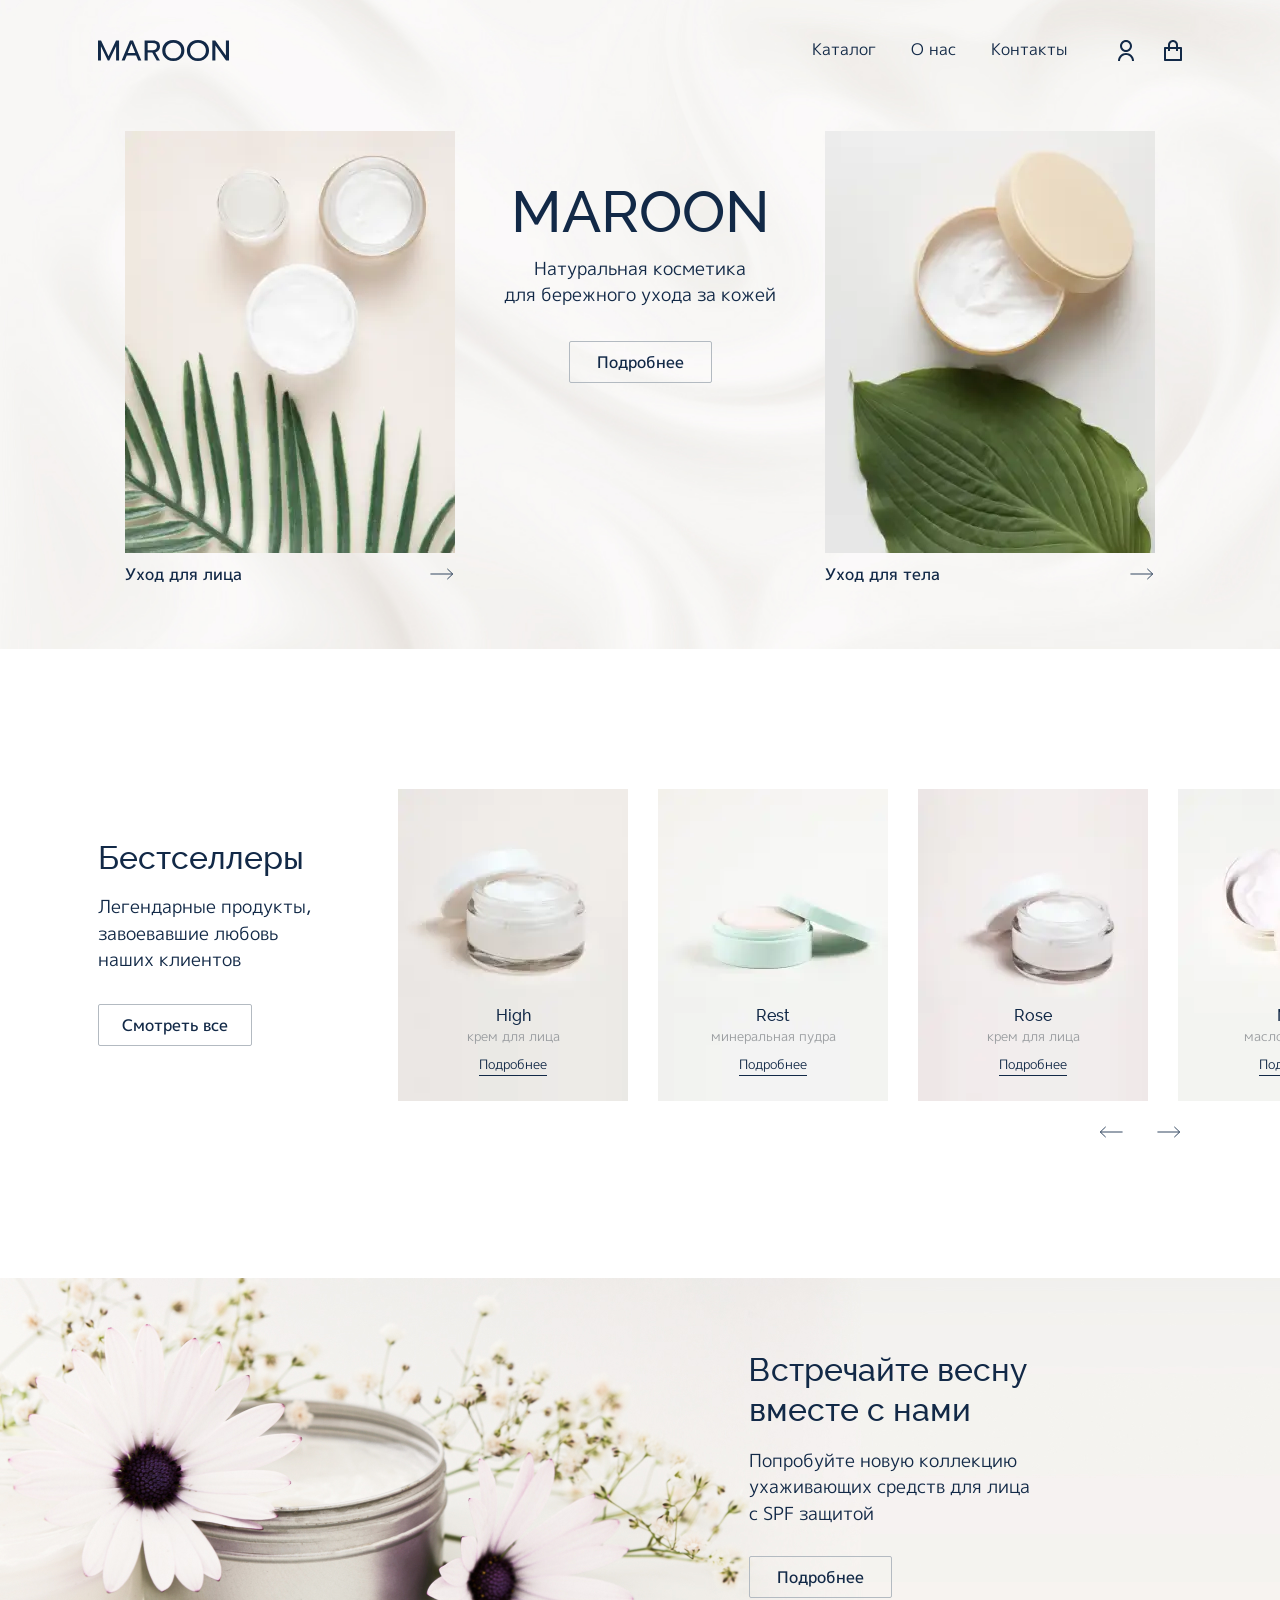
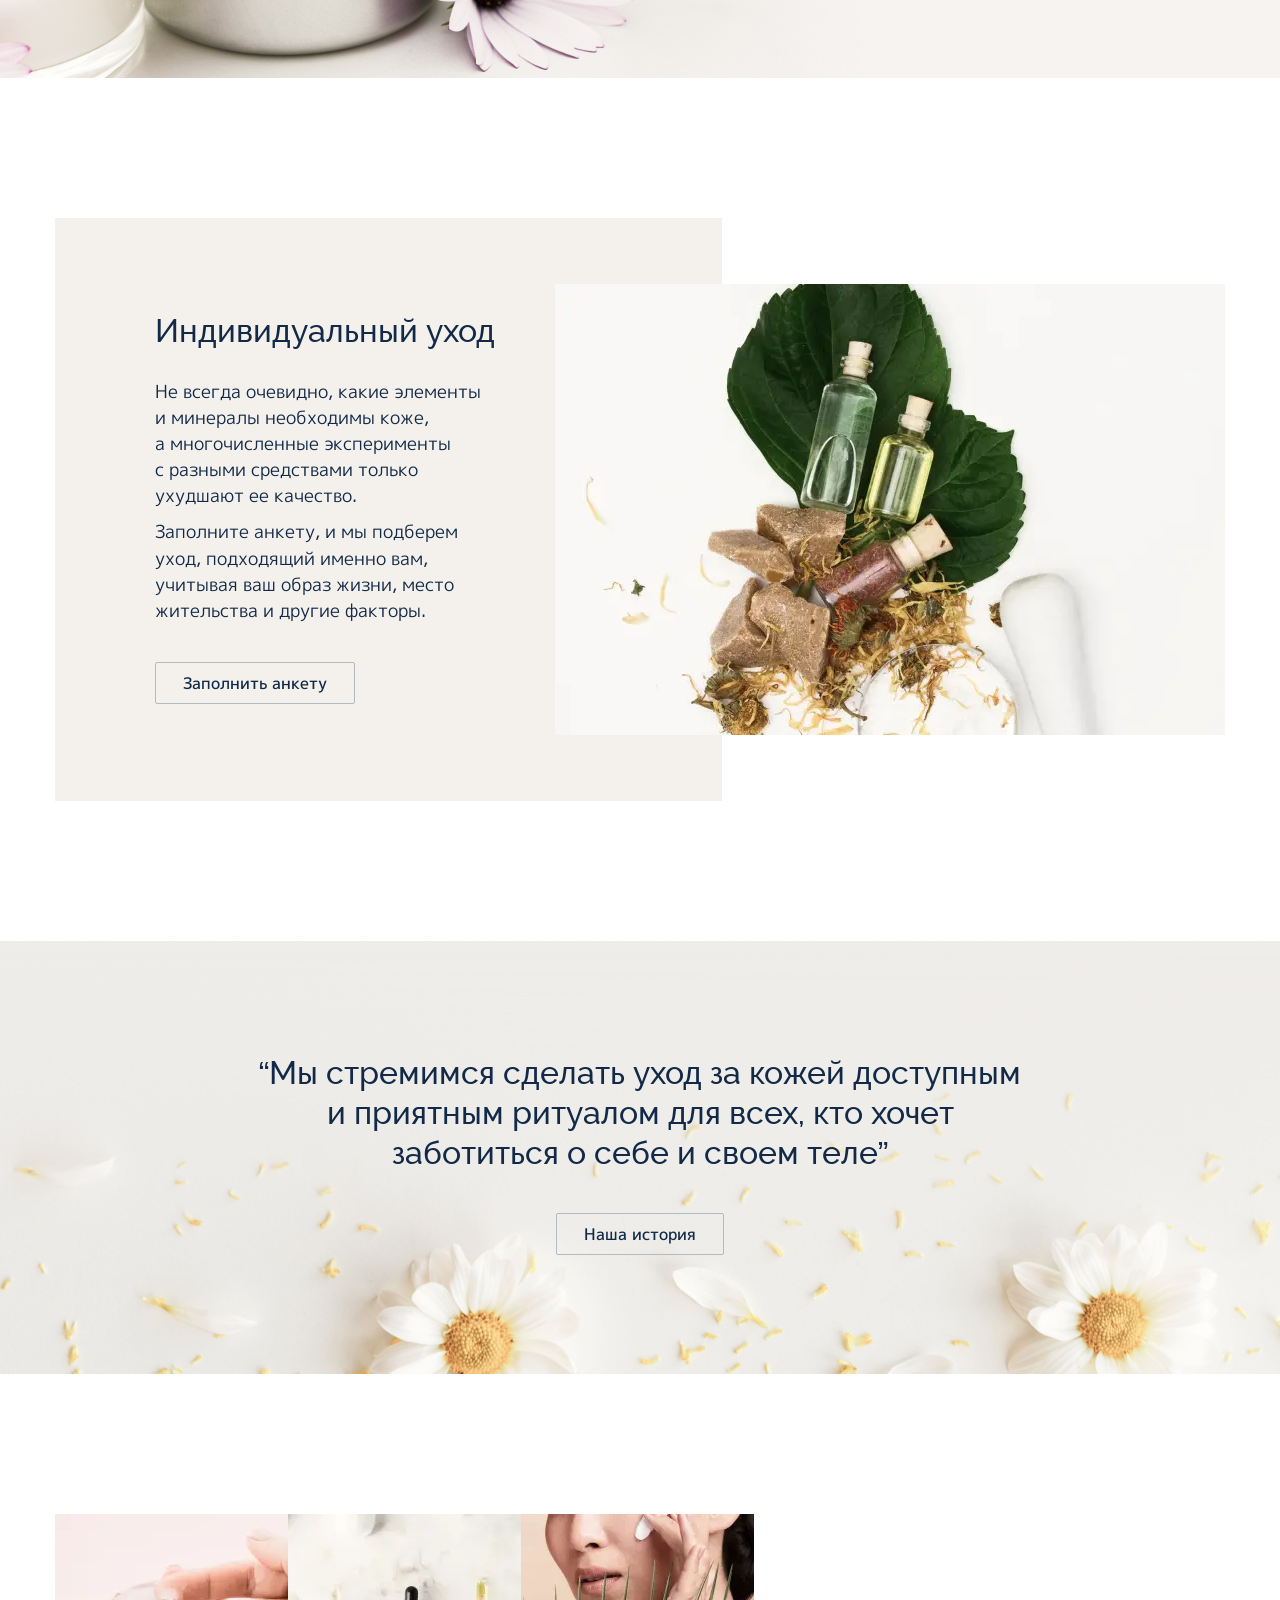
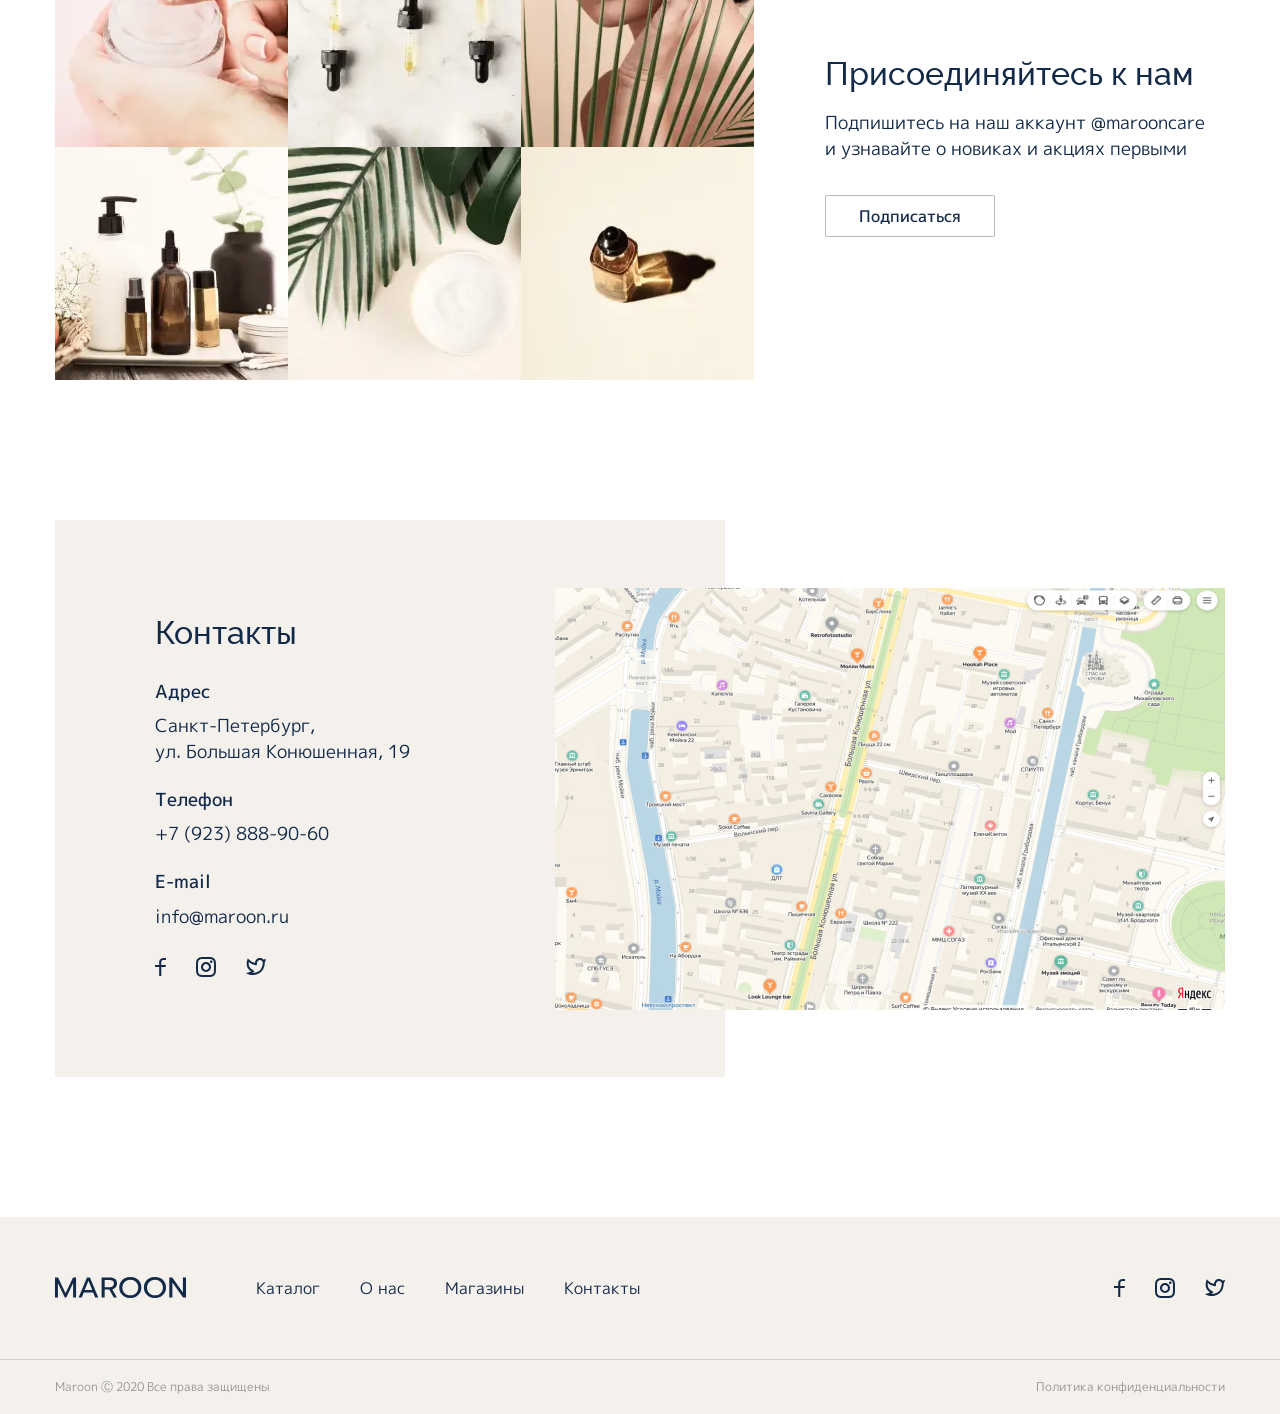
<file: index.html>
<!DOCTYPE html>
<html lang="ru">

<head>
  <meta charset="utf-8">
  <title>Maroon</title>
  <meta content="width=device-width, initial-scale=1" name="viewport">
  <link rel="stylesheet" href="css/normalize.css">
  <link rel="stylesheet" href="css/swiper.min.css">
  <link rel="stylesheet" href="css/style.css">
  <script src="https://api-maps.yandex.ru/2.1/?lang=ru_RU"></script>
</head>

<body class="layout">
  <div style="display: none;">
    <svg xmlns="http://www.w3.org/2000/svg" xmlns:xlink="http://www.w3.org/1999/xlink">
      <symbol id="arrow-left" viewBox="0 0 27 14">
        <path d="M27 7H0.999999M0.999999 7L7.30303 1M0.999999 7L7.30303 13" stroke="#122947" />
      </symbol>
      <symbol id="burger-icon" viewBox="0 0 24 14">
        <path d="M0 1H24M0 7H24M0 13H24" stroke="#122947" stroke-width="2" />
      </symbol>
      <symbol id="cart-icon" viewBox="0 0 18 21">
        <path
          d="M4 7V5C4 3.67392 4.52678 2.40215 5.46447 1.46447C6.40215 0.526784 7.67392 0 9 0C10.3261 0 11.5979 0.526784 12.5355 1.46447C13.4732 2.40215 14 3.67392 14 5V7H17C17.2652 7 17.5196 7.10536 17.7071 7.29289C17.8946 7.48043 18 7.73478 18 8V20C18 20.2652 17.8946 20.5196 17.7071 20.7071C17.5196 20.8946 17.2652 21 17 21H1C0.734784 21 0.48043 20.8946 0.292893 20.7071C0.105357 20.5196 0 20.2652 0 20V8C0 7.73478 0.105357 7.48043 0.292893 7.29289C0.48043 7.10536 0.734784 7 1 7H4ZM4 9H2V19H16V9H14V11H12V9H6V11H4V9ZM6 7H12V5C12 4.20435 11.6839 3.44129 11.1213 2.87868C10.5587 2.31607 9.79565 2 9 2C8.20435 2 7.44129 2.31607 6.87868 2.87868C6.31607 3.44129 6 4.20435 6 5V7Z"
          fill="#122947" />
      </symbol>
      <symbol id="cross-icon" viewBox="0 0 20 20">
        <path d="M1 1L10 10M19 19L10 10M10 10L19 1L1 19" stroke="#122947" stroke-width="2" />
      </symbol>
      <symbol id="facebook-icon" viewBox="0 0 11 18">
        <path
          d="M6.28571 7H11L10.4762 9H6.28571V18H4.19048V9H0V7H4.19048V5.128C4.19048 3.345 4.38533 2.698 4.74991 2.046C5.10715 1.40181 5.65904 0.875009 6.3339 0.534C7.01695 0.186 7.69476 0 9.56267 0C10.1095 0 10.5893 0.0500001 11 0.15V2H9.56267C8.17562 2 7.75343 2.078 7.32286 2.298C7.00438 2.46 6.76762 2.686 6.59791 2.99C6.36743 3.401 6.28571 3.804 6.28571 5.128V7Z"
          fill="#122947" />
      </symbol>
      <symbol id="instagram-icon" viewBox="0 0 20 20">
        <path
          d="M10 7C9.20435 7 8.44129 7.31607 7.87868 7.87868C7.31607 8.44129 7 9.20435 7 10C7 10.7956 7.31607 11.5587 7.87868 12.1213C8.44129 12.6839 9.20435 13 10 13C10.7956 13 11.5587 12.6839 12.1213 12.1213C12.6839 11.5587 13 10.7956 13 10C13 9.20435 12.6839 8.44129 12.1213 7.87868C11.5587 7.31607 10.7956 7 10 7ZM10 5C11.3261 5 12.5979 5.52678 13.5355 6.46447C14.4732 7.40215 15 8.67392 15 10C15 11.3261 14.4732 12.5979 13.5355 13.5355C12.5979 14.4732 11.3261 15 10 15C8.67392 15 7.40215 14.4732 6.46447 13.5355C5.52678 12.5979 5 11.3261 5 10C5 8.67392 5.52678 7.40215 6.46447 6.46447C7.40215 5.52678 8.67392 5 10 5ZM16.5 4.75C16.5 5.08152 16.3683 5.39946 16.1339 5.63388C15.8995 5.8683 15.5815 6 15.25 6C14.9185 6 14.6005 5.8683 14.3661 5.63388C14.1317 5.39946 14 5.08152 14 4.75C14 4.41848 14.1317 4.10054 14.3661 3.86612C14.6005 3.6317 14.9185 3.5 15.25 3.5C15.5815 3.5 15.8995 3.6317 16.1339 3.86612C16.3683 4.10054 16.5 4.41848 16.5 4.75ZM10 2C7.526 2 7.122 2.007 5.971 2.058C5.187 2.095 4.661 2.2 4.173 2.39C3.739 2.558 3.426 2.759 3.093 3.093C2.78001 3.3954 2.53935 3.76458 2.389 4.173C2.199 4.663 2.094 5.188 2.058 5.971C2.006 7.075 2 7.461 2 10C2 12.474 2.007 12.878 2.058 14.029C2.095 14.812 2.2 15.339 2.389 15.826C2.559 16.261 2.759 16.574 3.091 16.906C3.428 17.242 3.741 17.443 4.171 17.609C4.665 17.8 5.191 17.906 5.971 17.942C7.075 17.994 7.461 18 10 18C12.474 18 12.878 17.993 14.029 17.942C14.811 17.905 15.338 17.8 15.826 17.611C16.259 17.442 16.574 17.241 16.906 16.909C17.243 16.572 17.444 16.259 17.61 15.829C17.8 15.336 17.906 14.809 17.942 14.029C17.994 12.925 18 12.539 18 10C18 7.526 17.993 7.122 17.942 5.971C17.905 5.189 17.8 4.661 17.61 4.173C17.4593 3.765 17.2191 3.39596 16.907 3.093C16.6047 2.77985 16.2355 2.53917 15.827 2.389C15.337 2.199 14.811 2.094 14.029 2.058C12.925 2.006 12.539 2 10 2ZM10 0C12.717 0 13.056 0.00999994 14.122 0.0599999C15.187 0.11 15.912 0.277 16.55 0.525C17.21 0.779 17.766 1.123 18.322 1.678C18.8305 2.1779 19.224 2.78259 19.475 3.45C19.722 4.087 19.89 4.813 19.94 5.878C19.987 6.944 20 7.283 20 10C20 12.717 19.99 13.056 19.94 14.122C19.89 15.187 19.722 15.912 19.475 16.55C19.2247 17.2178 18.8311 17.8226 18.322 18.322C17.822 18.8303 17.2173 19.2238 16.55 19.475C15.913 19.722 15.187 19.89 14.122 19.94C13.056 19.987 12.717 20 10 20C7.283 20 6.944 19.99 5.878 19.94C4.813 19.89 4.088 19.722 3.45 19.475C2.78233 19.2245 2.17753 18.8309 1.678 18.322C1.16941 17.8222 0.775931 17.2175 0.525 16.55C0.277 15.913 0.11 15.187 0.0599999 14.122C0.0129999 13.056 0 12.717 0 10C0 7.283 0.00999994 6.944 0.0599999 5.878C0.11 4.812 0.277 4.088 0.525 3.45C0.775236 2.78218 1.1688 2.17732 1.678 1.678C2.17767 1.16923 2.78243 0.775729 3.45 0.525C4.088 0.277 4.812 0.11 5.878 0.0599999C6.944 0.0129999 7.283 0 10 0Z"
          fill="#122947" />
      </symbol>
      <symbol id="logo-icon" viewBox="0 0 131 21">
        <path
          d="M0 0.432098H3.06145L10.535 16.1317L18.0085 0.432098H21.07V20.5679H18.0986V6.25103L11.2854 20.5679H9.78465L2.9414 6.25103V20.5679H0V0.432098Z"
          fill="#122947" />
        <path
          d="M31.9844 0.432098H34.9258L43.2998 20.5679H40.1783L38.0773 15.5556H28.8029L26.7619 20.5679H23.6104L31.9844 0.432098ZM37.2369 13.107L33.4551 3.68724L29.6733 13.107H37.2369Z"
          fill="#122947" />
        <path
          d="M46.6042 0.432098H55.0382C57.2792 0.432098 59 0.950617 60.2006 1.98765C61.4012 3.02469 62.0015 4.54184 62.0015 6.5391C62.0015 8.01783 61.5913 9.27572 60.7709 10.3128C59.9505 11.3306 58.7899 12.0219 57.2892 12.3868L61.9114 20.5679H58.7299L54.2578 12.6173H49.6656V20.5679H46.6042V0.432098ZM54.5279 10.1399C55.8686 10.1399 56.9291 9.84225 57.7094 9.24691C58.5098 8.63237 58.91 7.72977 58.91 6.5391C58.91 5.2332 58.5198 4.30178 57.7394 3.74486C56.9791 3.18793 55.9086 2.90947 54.5279 2.90947H49.6656V10.1399H54.5279Z"
          fill="#122947" />
        <path
          d="M75.3097 21C73.2287 21 71.3479 20.5679 69.6671 19.7037C67.9863 18.8203 66.6656 17.5816 65.7052 15.9877C64.7447 14.3937 64.2645 12.5693 64.2645 10.5144C64.2645 8.45953 64.7447 6.63512 65.7052 5.04115C66.6656 3.44719 67.9863 2.2085 69.6671 1.3251C71.3479 0.441701 73.2287 0 75.3097 0C77.3907 0 79.2716 0.441701 80.9524 1.3251C82.6332 2.2085 83.9538 3.44719 84.9143 5.04115C85.8747 6.63512 86.355 8.45953 86.355 10.5144C86.355 12.5693 85.8747 14.3937 84.9143 15.9877C83.9538 17.5816 82.6332 18.8203 80.9524 19.7037C79.2716 20.5679 77.3907 21 75.3097 21ZM75.3097 18.3498C76.7904 18.3498 78.1311 18.0329 79.3316 17.3992C80.5522 16.7462 81.5127 15.834 82.213 14.6626C82.9133 13.4719 83.2635 12.0892 83.2635 10.5144C83.2635 8.95885 82.9133 7.59534 82.213 6.42387C81.5327 5.2332 80.5922 4.32099 79.3917 3.68724C78.1911 3.03429 76.8505 2.70782 75.3698 2.70782C73.869 2.70782 72.5084 3.02469 71.2878 3.65844C70.0873 4.29218 69.1268 5.20439 68.4065 6.39506C67.7061 7.58573 67.356 8.95885 67.356 10.5144C67.356 12.0892 67.7061 13.4719 68.4065 14.6626C69.1068 15.834 70.0572 16.7462 71.2578 17.3992C72.4784 18.0329 73.829 18.3498 75.3097 18.3498Z"
          fill="#122947" />
        <path
          d="M99.9601 21C97.8791 21 95.9982 20.5679 94.3174 19.7037C92.6366 18.8203 91.316 17.5816 90.3556 15.9877C89.3951 14.3937 88.9149 12.5693 88.9149 10.5144C88.9149 8.45953 89.3951 6.63512 90.3556 5.04115C91.316 3.44719 92.6366 2.2085 94.3174 1.3251C95.9982 0.441701 97.8791 0 99.9601 0C102.041 0 103.922 0.441701 105.603 1.3251C107.284 2.2085 108.604 3.44719 109.565 5.04115C110.525 6.63512 111.005 8.45953 111.005 10.5144C111.005 12.5693 110.525 14.3937 109.565 15.9877C108.604 17.5816 107.284 18.8203 105.603 19.7037C103.922 20.5679 102.041 21 99.9601 21ZM99.9601 18.3498C101.441 18.3498 102.781 18.0329 103.982 17.3992C105.203 16.7462 106.163 15.834 106.863 14.6626C107.564 13.4719 107.914 12.0892 107.914 10.5144C107.914 8.95885 107.564 7.59534 106.863 6.42387C106.183 5.2332 105.243 4.32099 104.042 3.68724C102.841 3.03429 101.501 2.70782 100.02 2.70782C98.5194 2.70782 97.1588 3.02469 95.9382 3.65844C94.7376 4.29218 93.7772 5.20439 93.0568 6.39506C92.3565 7.58573 92.0063 8.95885 92.0063 10.5144C92.0063 12.0892 92.3565 13.4719 93.0568 14.6626C93.7572 15.834 94.7076 16.7462 95.9082 17.3992C97.1288 18.0329 98.4794 18.3498 99.9601 18.3498Z"
          fill="#122947" />
        <path
          d="M114.312 0.432098H117.223L127.909 15.6132V0.432098H131V20.5679H128.059L117.374 5.38683V20.5679H114.312V0.432098Z"
          fill="#122947" />
      </symbol>
      <symbol id="main-arrow" viewBox="0 0 27 14">
        <path d="M0 7H26M26 7L19.697 1M26 7L19.697 13" stroke="#122947" />
      </symbol>
      <symbol id="twitter-icon" viewBox="0 0 20 17">
        <path
          d="M13.8641 2.04374C13.1063 2.04361 12.3787 2.34819 11.838 2.89193C11.2972 3.43567 10.9865 4.17511 10.9726 4.95114L10.9447 6.55955C10.9431 6.6459 10.9236 6.73093 10.8877 6.80905C10.8517 6.88717 10.8 6.95662 10.736 7.01284C10.6719 7.06906 10.597 7.11078 10.5162 7.13527C10.4353 7.15975 10.3503 7.16645 10.2667 7.15491L8.71031 6.93842C6.66235 6.65248 4.70013 5.68641 2.81769 4.08004C2.22145 7.46026 3.38601 9.8019 6.19074 11.6084L7.9326 12.7297C8.01536 12.783 8.08412 12.8562 8.13286 12.943C8.18159 13.0298 8.20882 13.1275 8.21217 13.2275C8.21551 13.3276 8.19487 13.427 8.15204 13.517C8.10922 13.607 8.04551 13.6848 7.9665 13.7438L6.37918 14.9315C7.3234 14.9917 8.21975 14.9488 8.96356 14.7977C13.6677 13.8357 16.7955 10.2104 16.7955 4.23016C16.7955 3.74202 15.7864 2.04374 13.8641 2.04374ZM8.97851 4.91335C8.99592 3.92895 9.29646 2.97169 9.84252 2.16141C10.3886 1.35113 11.1559 0.723842 12.0484 0.358092C12.9409 -0.00765845 13.9188 -0.0956204 14.8599 0.105219C15.801 0.306059 16.6633 0.786775 17.3389 1.48718C18.0478 1.48207 18.651 1.66589 20 0.828497C19.666 2.50329 19.5015 3.23039 18.7896 4.23016C18.7896 12.0343 14.1064 15.8291 9.3544 16.8003C6.09602 17.4661 1.35799 16.3724 0 14.9202C0.691959 14.8651 3.50366 14.5556 5.12887 13.3373C3.75393 12.4091 -1.71893 9.11054 1.87746 0.24232C3.56548 2.26126 5.27743 3.63581 7.01231 4.36496C8.16691 4.85003 8.45007 4.83982 8.97951 4.91437L8.97851 4.91335Z"
          fill="#122947" />
      </symbol>
      <symbol id="user-icon" viewBox="0 0 16 21">
        <path
          d="M0 21C0 18.8783 0.842855 16.8434 2.34315 15.3431C3.84344 13.8429 5.87827 13 8 13C10.1217 13 12.1566 13.8429 13.6569 15.3431C15.1571 16.8434 16 18.8783 16 21H14C14 19.4087 13.3679 17.8826 12.2426 16.7574C11.1174 15.6321 9.5913 15 8 15C6.4087 15 4.88258 15.6321 3.75736 16.7574C2.63214 17.8826 2 19.4087 2 21H0ZM8 12C4.685 12 2 9.315 2 6C2 2.685 4.685 0 8 0C11.315 0 14 2.685 14 6C14 9.315 11.315 12 8 12ZM8 10C10.21 10 12 8.21 12 6C12 3.79 10.21 2 8 2C5.79 2 4 3.79 4 6C4 8.21 5.79 10 8 10Z"
          fill="#122947" />
      </symbol>
    </svg>
  </div>
  <header class="header header_transparent">
    <button class="header__menu-button" aria-label="Меню"></button><a class="logo" href="index.html"
      aria-label="Логотип Maroon">
      <svg class="logo__image" height="21" width="131">
        <use xlink:href="#logo-icon"></use>
      </svg></a>
    <nav class="header__navigation navigation">
      <div class="navigation__overlay"></div>
      <div class="navigation__content">
        <ul class="navigation__list">
          <li class="navigation__item"><a class="navigation__link" href="catalog.html">Каталог</a></li>
          <li class="navigation__item"><a class="navigation__link" href="#">О нас</a></li>
          <li class="navigation__item"><a class="navigation__link" href="#">Контакты</a></li>
        </ul>
        <ul class="navigation__contacts social social_for-menu">
          <li class="social__item social__item_minor-spaced"><a class="social__link" href="#" aria-label="Facebook">
              <svg height="18" width="11">
                <use xlink:href="#facebook-icon"></use>
              </svg></a></li>
          <li class="social__item social__item_minor-spaced"><a class="social__link" href="#" aria-label="Instagram">
              <svg height="20" width="20">
                <use xlink:href="#instagram-icon"></use>
              </svg></a></li>
          <li class="social__item social__item_minor-spaced"><a class="social__link" href="#" aria-label="Twitter">
              <svg height="17" width="20">
                <use xlink:href="#twitter-icon"></use>
              </svg></a></li>
        </ul>
      </div>
    </nav>
    <ul class="header__actions user-actions">
      <li class="user-actions__item"><a class="user-actions__link user-actions__user" href="#"
          aria-label="Пользователь">
          <svg height="21" width="16">
            <use xlink:href="#user-icon"></use>
          </svg></a></li>
      <li class="user-actions__item"><a class="user-actions__link user-actions__cart" href="#" aria-label="Корзина">
          <svg height="21" width="18">
            <use xlink:href="#cart-icon"></use>
          </svg></a></li>
    </ul>
  </header>
  <main class="main main_no-top-spaced">
    <section class="main__block about">
      <div class="about__container">
        <div class="about__content">
          <h1 class="about__title">MAROON</h1>
          <p class="about__description">Натуральная косметика<br>для бережного ухода за кожей</p><a class="about__button button" href="#">Подробнее</a>
        </div><a class="about__item promo-card" href="#">
          <picture>
            <source type="image/webp" media="(min-width: 1200px)" srcset="img/main1@1x.webp 1x, img/main1@2x.webp 2x">
            <source type="image/jpeg" media="(min-width: 1200px)" srcset="img/main1@1x.jpg 1x, img/main1@2x.jpg 2x">
            <source type="image/webp" media="(min-width: 768px)"
              srcset="img/main1-lap@1x.webp 1x, img/main1-lap@2x.webp 2x">
            <source type="image/jpeg" media="(min-width: 768px)"
              srcset="img/main1-lap@1x.jpg 1x, img/main1-lap@2x.jpg 2x">
            <source type="image/webp" srcset="img/main1-mob@1x.webp 1x, img/main1-mob@2x.webp 2x">
            <source type="image/jpeg" srcset="img/main1-mob@1x.jpg 1x, img/main1-mob@2x.jpg 2x"><img
              class="promo-card__image" src="img/main1@1x.jpg" width="330" height="422" alt="Уход для лица">
          </picture>
          <div class="promo-card__text"><span>Уход для лица</span>
            <svg class="promo-card__icon" height="12" width="26">
              <use xlink:href="#main-arrow"></use>
            </svg>
          </div>
        </a><a class="about__item promo-card" href="#">
          <picture>
            <source type="image/webp" media="(min-width: 1200px)" srcset="img/main2@1x.webp 1x, img/main2@2x.webp 2x">
            <source type="image/jpeg" media="(min-width: 1200px)" srcset="img/main2@1x.jpg 1x, img/main2@2x.jpg 2x">
            <source type="image/webp" media="(min-width: 768px)"
              srcset="img/main2-lap@1x.webp 1x, img/main2-lap@2x.webp 2x">
            <source type="image/jpeg" media="(min-width: 768px)"
              srcset="img/main2-lap@1x.jpg 1x, img/main2-lap@2x.jpg 2x">
            <source type="image/webp" srcset="img/main2-mob@1x.webp 1x, img/main2-mob@2x.webp 2x">
            <source type="image/jpeg" srcset="img/main2-mob@1x.jpg 1x, img/main2-mob@2x.jpg 2x"><img
              class="promo-card__image" src="img/main2@1x.jpg" width="330" height="422" alt="Уход для тела">
          </picture>
          <div class="promo-card__text"><span>Уход для тела</span>
            <svg class="promo-card__icon" height="12" width="26">
              <use xlink:href="#main-arrow"></use>
            </svg>
          </div>
        </a>
      </div>
    </section>
    <section class="main__block best-sellers">
      <div class="best-sellers__text">
        <h2 class="best-sellers__title">Бестселлеры</h2>
        <p class="best-sellers__description">Легендарные продукты, завоевавшие любовь наших клиентов</p><a class="best-sellers__link button" href="#" aria-label="Смотреть все">Смотреть все</a>
      </div>
      <div class="best-sellers__slider slider swiper-container">
        <div class="swiper-wrapper slider__wrapper">
          <div class="swiper-slide slider__item product-card">
            <picture>
              <source type="image/webp" srcset="img/cream-high@1x.webp 1x, img/cream-high@2x.webp 2x">
              <source type="image/jpeg" srcset="img/cream-high@1x.jpg 1x, img/cream-high@2x.jpg 2x"><img
                class="product-card__image" src="img/cream-high@1x.jpg" alt="High - крем для лица" height="312" width="230">
            </picture>
            <h3 class="product-card__title">High</h3>
            <p class="product-card__description">крем для лица</p><a class="product-card__link" href="#" aria-label="Подробнее">Подробнее</a>
          </div>
          <div class="swiper-slide slider__item product-card">
            <picture>
              <source type="image/webp" srcset="img/cream-rest@1x.webp 1x, img/cream-rest@2x.webp 2x">
              <source type="image/jpeg" srcset="img/cream-rest@1x.jpg 1x, img/cream-rest@2x.jpg 2x"><img
                class="product-card__image" src="img/cream-rest@1x.jpg" alt="Rest - минеральная пудра" height="312"
                width="230">
            </picture>
            <h3 class="product-card__title">Rest</h3>
            <p class="product-card__description">минеральная пудра</p><a class="product-card__link" href="#"
              aria-label="Подробнее">Подробнее</a>
          </div>
          <div class="swiper-slide slider__item product-card">
            <picture>
              <source type="image/webp" srcset="img/cream-rose@1x.webp 1x, img/cream-rose@2x.webp 2x">
              <source type="image/jpeg" srcset="img/cream-rose@1x.jpg 1x, img/cream-rose@2x.jpg 2x"><img
                class="product-card__image" src="img/cream-rose@1x.jpg" alt="Rose - крем для лица" height="312"
                width="230">
            </picture>
            <h3 class="product-card__title">Rose</h3>
            <p class="product-card__description">крем для лица</p><a class="product-card__link" href="card.html"
              aria-label="Подробнее">Подробнее</a>
          </div>
          <div class="swiper-slide slider__item product-card">
            <picture>
              <source type="image/webp" srcset="img/cream-milk@1x.webp 1x, img/cream-milk@2x.webp 2x">
              <source type="image/jpeg" srcset="img/cream-milk@1x.jpg 1x, img/cream-milk@2x.jpg 2x"><img
                class="product-card__image" src="img/cream-milk@1x.jpg" alt="Milk - масло для тела" height="312"
                width="230">
            </picture>
            <h3 class="product-card__title">Milk</h3>
            <p class="product-card__description">масло для тела</p><a class="product-card__link" href="#"
              aria-label="Подробнее">Подробнее</a>
          </div>
        </div>
        <div class="slider__button-container">
          <div class="slider__button slider__button_prev">
            <svg class="slider-icon" height="12" width="26">
              <use xlink:href="#arrow-left"></use>
            </svg>
          </div>
          <div class="slider__button slider__button_next">
            <svg class="slider-icon" height="12" width="26">
              <use xlink:href="#main-arrow"></use>
            </svg>
          </div>
        </div>
      </div><a class="best-sellers__link best-sellers__link_mobile button" href="#" aria-label="Смотреть все">Смотреть все</a>
    </section>
    <section class="main__block banner">
      <div class="banner__content">
        <h2 class="banner__title">Встречайте весну вместе с нами</h2>
        <p class="banner__description">Попробуйте новую коллекцию ухаживающих средств для лица с SPF защитой</p><a class="banner__link button" href="#" aria-label="Подробнее">Подробнее</a>
      </div>
    </section>
    <section class="main__block individual">
      <div class="individual__container">
        <div class="individual__content">
          <h2 class="individual__title">Индивидуальный уход</h2>
          <p class="individual__text individual__text_hidden-mobile">Не всегда очевидно, какие элементы и минералы необходимы коже, а многочисленные эксперименты с разными средствами только ухудшают ее качество.
          </p>
          <p class="individual__text">Заполните анкету, и мы подберем уход, подходящий именно вам, учитывая ваш образ жизни, место жительства и другие факторы.</p><a class="individual__link button" href="#" aria-label="Заполнить анкету">Заполнить анкету</a>
        </div>
        <picture>
          <source type="image/webp" media="(max-width: 767px)" srcset="img/care-mob@1x.webp 1x, img/care-mob@2x.webp 2x">
          <source type="image/jpeg" media="(max-width: 767px)" srcset="img/care-mob@1x.jpg 1x, img/care-mob@2x.jpg 2x">
          <source type="image/webp" media="(max-width: 1199px)" srcset="img/care-lap@1x.webp 1x, img/care-lap@2x.webp 2x">
          <source type="image/jpeg" media="(max-width: 1199px)" srcset="img/care-lap@1x.jpg 1x, img/care-lap@2x.jpg 2x">
          <source type="image/webp" srcset="img/care@1x.webp 1x, img/care@2x.webp 2x"><img class="individual__image" srcset="img/care@1x.jpg 1x, img/care@2x.jpg 2x" width="451" height="670" alt="Индивидуальный уход">
        </picture>
      </div>
    </section>
    <section class="main__block history">
      <div class="history__container">
        <h2 class="visually-hidden">О Maroon</h2>
        <p class="history__title">“Мы стремимся сделать уход за кожей доступным и приятным ритуалом для всех, кто хочет заботиться о себе и своем теле”</p><a class="history__link button" href="#" aria-label="Наша история">Наша история</a>
      </div>
    </section>
    <section class="main__block follow">
      <div class="follow__container">
        <div class="follow__image-wrapper">
          <picture>
            <source type="image/webp" srcset="img/join1@1x.webp 1x, img/join1@2x.webp 2x">
            <source type="image/jpeg" srcset="img/join1@1x.jpg 1x, img/join1@2x.jpg 2x"><img class="follow__image" src="img/join1@1x.jpg" alt="Присоединяйтесь к нам" height="233" width="233">
          </picture>
          <picture>
            <source type="image/webp" srcset="img/join2@1x.webp 1x, img/join2@2x.webp 2x">
            <source type="image/jpeg" srcset="img/join2@1x.jpg 1x, img/join2@2x.jpg 2x"><img class="follow__image" src="img/join2@1x.jpg" alt="Присоединяйтесь к нам" height="233" width="233">
          </picture>
          <picture>
            <source type="image/webp" srcset="img/join3@1x.webp 1x, img/join3@2x.webp 2x">
            <source type="image/jpeg" srcset="img/join3@1x.jpg 1x, img/join3@2x.jpg 2x"><img class="follow__image" src="img/join3@1x.jpg" alt="Присоединяйтесь к нам" height="233" width="233">
          </picture>
          <picture>
            <source type="image/webp" srcset="img/join4@1x.webp 1x, img/join4@2x.webp 2x">
            <source type="image/jpeg" srcset="img/join4@1x.jpg 1x, img/join4@2x.jpg 2x"><img class="follow__image" src="img/join4@1x.jpg" alt="Присоединяйтесь к нам" height="700" width="233">
          </picture>
          <picture>
            <source type="image/webp" srcset="img/join5@1x.webp 1x, img/join5@2x.webp 2x">
            <source type="image/jpeg" srcset="img/join5@1x.jpg 1x, img/join5@2x.jpg 2x"><img class="follow__image" src="img/join5@1x.jpg" alt="Присоединяйтесь к нам" height="233" width="233">
          </picture>
          <picture>
            <source type="image/webp" srcset="img/join6@1x.webp 1x, img/join6@2x.webp 2x">
            <source type="image/jpeg" srcset="img/join6@1x.jpg 1x, img/join6@2x.jpg 2x"><img class="follow__image" src="img/join6@1x.jpg" alt="Присоединяйтесь к нам" height="233" width="233">
          </picture>
        </div>
        <div class="follow__content">
          <h2 class="follow__title">Присоединяйтесь к нам</h2>
          <p class="follow__text">Подпишитесь на наш аккаунт @marooncare и узнавайте о новиках и акциях первыми</p><a class="follow__link button" href="#" aria-label="Подписаться">Подписаться</a>
        </div>
      </div>
    </section>
    <section class="main__block contacts">
      <div class="contacts__container">
        <div class="contacts__content">
          <h2 class="contacts__title">Контакты</h2>
          <ul class="contacts__list">
            <li class="contacts__item">
              <h3>Адрес</h3>
              <p>Санкт-Петербург,</p>
              <p>ул. Большая Конюшенная, 19</p>
            </li>
            <li class="contacts__item">
              <h3>Телефон</h3><a class="contacts__link" href="tel:+79238889060" aria-label="Телефон">+7 (923)
                888-90-60</a>
            </li>
            <li class="contacts__item">
              <h3>E-mail</h3><a class="contacts__link" href="mailto:info@maroon.ru"
                aria-label="E-mail">info@maroon.ru</a>
            </li>
          </ul>
          <ul class="contacts__social social">
            <li class="social__item"><a class="social__link" href="#" aria-label="Facebook">
                <svg height="18" width="11">
                  <use xlink:href="#facebook-icon"></use>
                </svg></a></li>
            <li class="social__item"><a class="social__link" href="#" aria-label="Instagram">
                <svg height="20" width="20">
                  <use xlink:href="#instagram-icon"></use>
                </svg></a></li>
            <li class="social__item"><a class="social__link" href="#" aria-label="Twitter">
                <svg height="17" width="20">
                  <use xlink:href="#twitter-icon"></use>
                </svg></a></li>
          </ul>
        </div>
        <div class="contacts__map-wrapper map" id="map" data-center="59.93791367332671,30.32282782142634" data-zoom="17" data-hint-content="" data-balloon-content=""></div>
      </div>
    </section>
  </main>
  <footer class="footer">
    <div class="footer__content">
      <div class="footer__content-inner wrapper"><a class="logo" href="index.html" aria-label="Логотип Maroon">
          <svg class="logo__image" height="21" width="131">
            <use xlink:href="#logo-icon"></use>
          </svg></a>
        <ul class="footer__list">
          <li class="footer__item"><a class="footer__link" href="catalog.html">Каталог</a></li>
          <li class="footer__item"><a class="footer__link" href="#">О нас</a></li>
          <li class="footer__item"><a class="footer__link" href="#">Магазины</a></li>
          <li class="footer__item"><a class="footer__link" href="#">Контакты</a></li>
        </ul>
        <ul class="social-list">
          <li class="social-item"><a href="https://www.facebook.com/" aria-label="Facebook">
              <svg height="18" width="11">
                <use xlink:href="#facebook-icon"></use>
              </svg></a></li>
          <li class="social-item"><a href="https://www.instagram.com/" aria-label="Instagram">
              <svg height="20" width="20">
                <use xlink:href="#instagram-icon"></use>
              </svg></a></li>
          <li class="social-item"><a href="https://twitter.com/" aria-label="Twitter">
              <svg height="17" width="20">
                <use xlink:href="#twitter-icon"></use>
              </svg></a></li>
        </ul>
      </div>
    </div>
    <div class="footer__copyright">
      <div class="footer__copyright-inner wrapper">
        <p>Maroon Ⓒ 2020 Все права защищены</p>
        <p><a class="footer__copyright-link" href="#">Политика конфиденциальности</a></p>
      </div>
    </div>
  </footer>
  <script src="js/libs/swiper.min.js"></script>
  <script src="js/libs/svg4everybody.min.js"></script>
  <script src="js/main.js"></script>
</body>

</html>
</file>
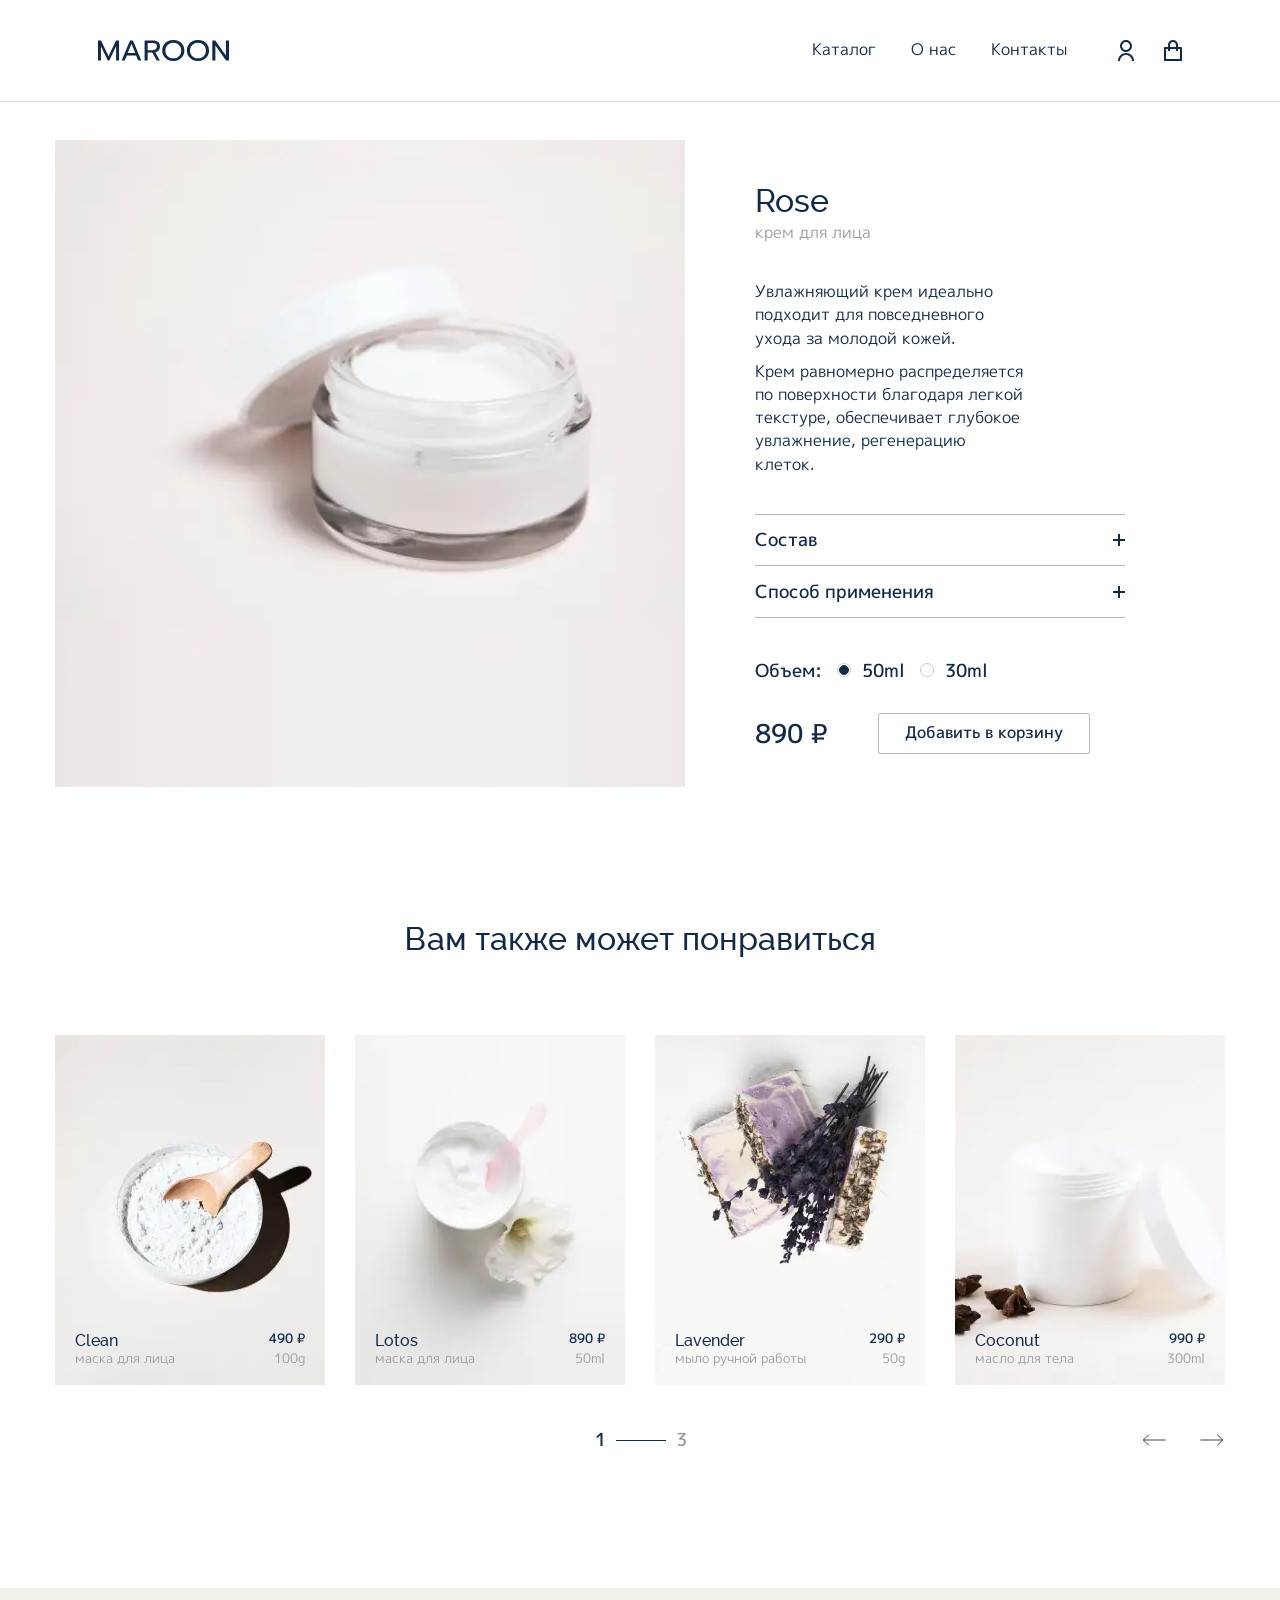
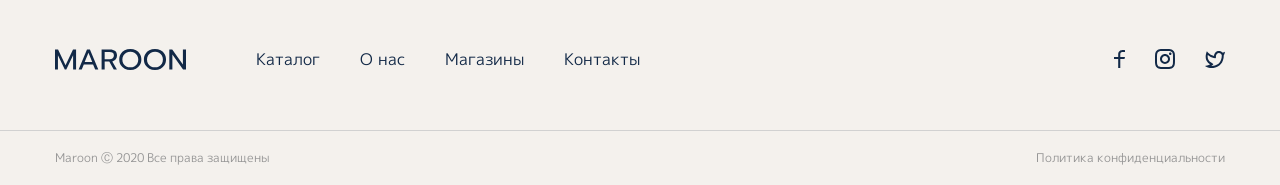
<file: card.html>
<!DOCTYPE html>
<html lang="ru">

<head>
  <meta charset="utf-8">
  <title>Maroon</title>
  <meta content="width=device-width, initial-scale=1" name="viewport">
  <link rel="stylesheet" href="css/normalize.css">
  <link rel="stylesheet" href="css/swiper.min.css">
  <link rel="stylesheet" href="css/style.css">
  <script src="https://api-maps.yandex.ru/2.1/?lang=ru_RU"></script>
</head>

<body class="layout">
  <div style="display: none;">
    <svg xmlns="http://www.w3.org/2000/svg" xmlns:xlink="http://www.w3.org/1999/xlink">
      <symbol id="arrow-left" viewBox="0 0 27 14">
        <path d="M27 7H0.999999M0.999999 7L7.30303 1M0.999999 7L7.30303 13" stroke="#122947" />
      </symbol>
      <symbol id="burger-icon" viewBox="0 0 24 14">
        <path d="M0 1H24M0 7H24M0 13H24" stroke="#122947" stroke-width="2" />
      </symbol>
      <symbol id="cart-icon" viewBox="0 0 18 21">
        <path
          d="M4 7V5C4 3.67392 4.52678 2.40215 5.46447 1.46447C6.40215 0.526784 7.67392 0 9 0C10.3261 0 11.5979 0.526784 12.5355 1.46447C13.4732 2.40215 14 3.67392 14 5V7H17C17.2652 7 17.5196 7.10536 17.7071 7.29289C17.8946 7.48043 18 7.73478 18 8V20C18 20.2652 17.8946 20.5196 17.7071 20.7071C17.5196 20.8946 17.2652 21 17 21H1C0.734784 21 0.48043 20.8946 0.292893 20.7071C0.105357 20.5196 0 20.2652 0 20V8C0 7.73478 0.105357 7.48043 0.292893 7.29289C0.48043 7.10536 0.734784 7 1 7H4ZM4 9H2V19H16V9H14V11H12V9H6V11H4V9ZM6 7H12V5C12 4.20435 11.6839 3.44129 11.1213 2.87868C10.5587 2.31607 9.79565 2 9 2C8.20435 2 7.44129 2.31607 6.87868 2.87868C6.31607 3.44129 6 4.20435 6 5V7Z"
          fill="#122947" />
      </symbol>
      <symbol id="cross-icon" viewBox="0 0 20 20">
        <path d="M1 1L10 10M19 19L10 10M10 10L19 1L1 19" stroke="#122947" stroke-width="2" />
      </symbol>
      <symbol id="facebook-icon" viewBox="0 0 11 18">
        <path
          d="M6.28571 7H11L10.4762 9H6.28571V18H4.19048V9H0V7H4.19048V5.128C4.19048 3.345 4.38533 2.698 4.74991 2.046C5.10715 1.40181 5.65904 0.875009 6.3339 0.534C7.01695 0.186 7.69476 0 9.56267 0C10.1095 0 10.5893 0.0500001 11 0.15V2H9.56267C8.17562 2 7.75343 2.078 7.32286 2.298C7.00438 2.46 6.76762 2.686 6.59791 2.99C6.36743 3.401 6.28571 3.804 6.28571 5.128V7Z"
          fill="#122947" />
      </symbol>
      <symbol id="instagram-icon" viewBox="0 0 20 20">
        <path
          d="M10 7C9.20435 7 8.44129 7.31607 7.87868 7.87868C7.31607 8.44129 7 9.20435 7 10C7 10.7956 7.31607 11.5587 7.87868 12.1213C8.44129 12.6839 9.20435 13 10 13C10.7956 13 11.5587 12.6839 12.1213 12.1213C12.6839 11.5587 13 10.7956 13 10C13 9.20435 12.6839 8.44129 12.1213 7.87868C11.5587 7.31607 10.7956 7 10 7ZM10 5C11.3261 5 12.5979 5.52678 13.5355 6.46447C14.4732 7.40215 15 8.67392 15 10C15 11.3261 14.4732 12.5979 13.5355 13.5355C12.5979 14.4732 11.3261 15 10 15C8.67392 15 7.40215 14.4732 6.46447 13.5355C5.52678 12.5979 5 11.3261 5 10C5 8.67392 5.52678 7.40215 6.46447 6.46447C7.40215 5.52678 8.67392 5 10 5ZM16.5 4.75C16.5 5.08152 16.3683 5.39946 16.1339 5.63388C15.8995 5.8683 15.5815 6 15.25 6C14.9185 6 14.6005 5.8683 14.3661 5.63388C14.1317 5.39946 14 5.08152 14 4.75C14 4.41848 14.1317 4.10054 14.3661 3.86612C14.6005 3.6317 14.9185 3.5 15.25 3.5C15.5815 3.5 15.8995 3.6317 16.1339 3.86612C16.3683 4.10054 16.5 4.41848 16.5 4.75ZM10 2C7.526 2 7.122 2.007 5.971 2.058C5.187 2.095 4.661 2.2 4.173 2.39C3.739 2.558 3.426 2.759 3.093 3.093C2.78001 3.3954 2.53935 3.76458 2.389 4.173C2.199 4.663 2.094 5.188 2.058 5.971C2.006 7.075 2 7.461 2 10C2 12.474 2.007 12.878 2.058 14.029C2.095 14.812 2.2 15.339 2.389 15.826C2.559 16.261 2.759 16.574 3.091 16.906C3.428 17.242 3.741 17.443 4.171 17.609C4.665 17.8 5.191 17.906 5.971 17.942C7.075 17.994 7.461 18 10 18C12.474 18 12.878 17.993 14.029 17.942C14.811 17.905 15.338 17.8 15.826 17.611C16.259 17.442 16.574 17.241 16.906 16.909C17.243 16.572 17.444 16.259 17.61 15.829C17.8 15.336 17.906 14.809 17.942 14.029C17.994 12.925 18 12.539 18 10C18 7.526 17.993 7.122 17.942 5.971C17.905 5.189 17.8 4.661 17.61 4.173C17.4593 3.765 17.2191 3.39596 16.907 3.093C16.6047 2.77985 16.2355 2.53917 15.827 2.389C15.337 2.199 14.811 2.094 14.029 2.058C12.925 2.006 12.539 2 10 2ZM10 0C12.717 0 13.056 0.00999994 14.122 0.0599999C15.187 0.11 15.912 0.277 16.55 0.525C17.21 0.779 17.766 1.123 18.322 1.678C18.8305 2.1779 19.224 2.78259 19.475 3.45C19.722 4.087 19.89 4.813 19.94 5.878C19.987 6.944 20 7.283 20 10C20 12.717 19.99 13.056 19.94 14.122C19.89 15.187 19.722 15.912 19.475 16.55C19.2247 17.2178 18.8311 17.8226 18.322 18.322C17.822 18.8303 17.2173 19.2238 16.55 19.475C15.913 19.722 15.187 19.89 14.122 19.94C13.056 19.987 12.717 20 10 20C7.283 20 6.944 19.99 5.878 19.94C4.813 19.89 4.088 19.722 3.45 19.475C2.78233 19.2245 2.17753 18.8309 1.678 18.322C1.16941 17.8222 0.775931 17.2175 0.525 16.55C0.277 15.913 0.11 15.187 0.0599999 14.122C0.0129999 13.056 0 12.717 0 10C0 7.283 0.00999994 6.944 0.0599999 5.878C0.11 4.812 0.277 4.088 0.525 3.45C0.775236 2.78218 1.1688 2.17732 1.678 1.678C2.17767 1.16923 2.78243 0.775729 3.45 0.525C4.088 0.277 4.812 0.11 5.878 0.0599999C6.944 0.0129999 7.283 0 10 0Z"
          fill="#122947" />
      </symbol>
      <symbol id="logo-icon" viewBox="0 0 131 21">
        <path
          d="M0 0.432098H3.06145L10.535 16.1317L18.0085 0.432098H21.07V20.5679H18.0986V6.25103L11.2854 20.5679H9.78465L2.9414 6.25103V20.5679H0V0.432098Z"
          fill="#122947" />
        <path
          d="M31.9844 0.432098H34.9258L43.2998 20.5679H40.1783L38.0773 15.5556H28.8029L26.7619 20.5679H23.6104L31.9844 0.432098ZM37.2369 13.107L33.4551 3.68724L29.6733 13.107H37.2369Z"
          fill="#122947" />
        <path
          d="M46.6042 0.432098H55.0382C57.2792 0.432098 59 0.950617 60.2006 1.98765C61.4012 3.02469 62.0015 4.54184 62.0015 6.5391C62.0015 8.01783 61.5913 9.27572 60.7709 10.3128C59.9505 11.3306 58.7899 12.0219 57.2892 12.3868L61.9114 20.5679H58.7299L54.2578 12.6173H49.6656V20.5679H46.6042V0.432098ZM54.5279 10.1399C55.8686 10.1399 56.9291 9.84225 57.7094 9.24691C58.5098 8.63237 58.91 7.72977 58.91 6.5391C58.91 5.2332 58.5198 4.30178 57.7394 3.74486C56.9791 3.18793 55.9086 2.90947 54.5279 2.90947H49.6656V10.1399H54.5279Z"
          fill="#122947" />
        <path
          d="M75.3097 21C73.2287 21 71.3479 20.5679 69.6671 19.7037C67.9863 18.8203 66.6656 17.5816 65.7052 15.9877C64.7447 14.3937 64.2645 12.5693 64.2645 10.5144C64.2645 8.45953 64.7447 6.63512 65.7052 5.04115C66.6656 3.44719 67.9863 2.2085 69.6671 1.3251C71.3479 0.441701 73.2287 0 75.3097 0C77.3907 0 79.2716 0.441701 80.9524 1.3251C82.6332 2.2085 83.9538 3.44719 84.9143 5.04115C85.8747 6.63512 86.355 8.45953 86.355 10.5144C86.355 12.5693 85.8747 14.3937 84.9143 15.9877C83.9538 17.5816 82.6332 18.8203 80.9524 19.7037C79.2716 20.5679 77.3907 21 75.3097 21ZM75.3097 18.3498C76.7904 18.3498 78.1311 18.0329 79.3316 17.3992C80.5522 16.7462 81.5127 15.834 82.213 14.6626C82.9133 13.4719 83.2635 12.0892 83.2635 10.5144C83.2635 8.95885 82.9133 7.59534 82.213 6.42387C81.5327 5.2332 80.5922 4.32099 79.3917 3.68724C78.1911 3.03429 76.8505 2.70782 75.3698 2.70782C73.869 2.70782 72.5084 3.02469 71.2878 3.65844C70.0873 4.29218 69.1268 5.20439 68.4065 6.39506C67.7061 7.58573 67.356 8.95885 67.356 10.5144C67.356 12.0892 67.7061 13.4719 68.4065 14.6626C69.1068 15.834 70.0572 16.7462 71.2578 17.3992C72.4784 18.0329 73.829 18.3498 75.3097 18.3498Z"
          fill="#122947" />
        <path
          d="M99.9601 21C97.8791 21 95.9982 20.5679 94.3174 19.7037C92.6366 18.8203 91.316 17.5816 90.3556 15.9877C89.3951 14.3937 88.9149 12.5693 88.9149 10.5144C88.9149 8.45953 89.3951 6.63512 90.3556 5.04115C91.316 3.44719 92.6366 2.2085 94.3174 1.3251C95.9982 0.441701 97.8791 0 99.9601 0C102.041 0 103.922 0.441701 105.603 1.3251C107.284 2.2085 108.604 3.44719 109.565 5.04115C110.525 6.63512 111.005 8.45953 111.005 10.5144C111.005 12.5693 110.525 14.3937 109.565 15.9877C108.604 17.5816 107.284 18.8203 105.603 19.7037C103.922 20.5679 102.041 21 99.9601 21ZM99.9601 18.3498C101.441 18.3498 102.781 18.0329 103.982 17.3992C105.203 16.7462 106.163 15.834 106.863 14.6626C107.564 13.4719 107.914 12.0892 107.914 10.5144C107.914 8.95885 107.564 7.59534 106.863 6.42387C106.183 5.2332 105.243 4.32099 104.042 3.68724C102.841 3.03429 101.501 2.70782 100.02 2.70782C98.5194 2.70782 97.1588 3.02469 95.9382 3.65844C94.7376 4.29218 93.7772 5.20439 93.0568 6.39506C92.3565 7.58573 92.0063 8.95885 92.0063 10.5144C92.0063 12.0892 92.3565 13.4719 93.0568 14.6626C93.7572 15.834 94.7076 16.7462 95.9082 17.3992C97.1288 18.0329 98.4794 18.3498 99.9601 18.3498Z"
          fill="#122947" />
        <path
          d="M114.312 0.432098H117.223L127.909 15.6132V0.432098H131V20.5679H128.059L117.374 5.38683V20.5679H114.312V0.432098Z"
          fill="#122947" />
      </symbol>
      <symbol id="main-arrow" viewBox="0 0 27 14">
        <path d="M0 7H26M26 7L19.697 1M26 7L19.697 13" stroke="#122947" />
      </symbol>
      <symbol id="twitter-icon" viewBox="0 0 20 17">
        <path
          d="M13.8641 2.04374C13.1063 2.04361 12.3787 2.34819 11.838 2.89193C11.2972 3.43567 10.9865 4.17511 10.9726 4.95114L10.9447 6.55955C10.9431 6.6459 10.9236 6.73093 10.8877 6.80905C10.8517 6.88717 10.8 6.95662 10.736 7.01284C10.6719 7.06906 10.597 7.11078 10.5162 7.13527C10.4353 7.15975 10.3503 7.16645 10.2667 7.15491L8.71031 6.93842C6.66235 6.65248 4.70013 5.68641 2.81769 4.08004C2.22145 7.46026 3.38601 9.8019 6.19074 11.6084L7.9326 12.7297C8.01536 12.783 8.08412 12.8562 8.13286 12.943C8.18159 13.0298 8.20882 13.1275 8.21217 13.2275C8.21551 13.3276 8.19487 13.427 8.15204 13.517C8.10922 13.607 8.04551 13.6848 7.9665 13.7438L6.37918 14.9315C7.3234 14.9917 8.21975 14.9488 8.96356 14.7977C13.6677 13.8357 16.7955 10.2104 16.7955 4.23016C16.7955 3.74202 15.7864 2.04374 13.8641 2.04374ZM8.97851 4.91335C8.99592 3.92895 9.29646 2.97169 9.84252 2.16141C10.3886 1.35113 11.1559 0.723842 12.0484 0.358092C12.9409 -0.00765845 13.9188 -0.0956204 14.8599 0.105219C15.801 0.306059 16.6633 0.786775 17.3389 1.48718C18.0478 1.48207 18.651 1.66589 20 0.828497C19.666 2.50329 19.5015 3.23039 18.7896 4.23016C18.7896 12.0343 14.1064 15.8291 9.3544 16.8003C6.09602 17.4661 1.35799 16.3724 0 14.9202C0.691959 14.8651 3.50366 14.5556 5.12887 13.3373C3.75393 12.4091 -1.71893 9.11054 1.87746 0.24232C3.56548 2.26126 5.27743 3.63581 7.01231 4.36496C8.16691 4.85003 8.45007 4.83982 8.97951 4.91437L8.97851 4.91335Z"
          fill="#122947" />
      </symbol>
      <symbol id="user-icon" viewBox="0 0 16 21">
        <path
          d="M0 21C0 18.8783 0.842855 16.8434 2.34315 15.3431C3.84344 13.8429 5.87827 13 8 13C10.1217 13 12.1566 13.8429 13.6569 15.3431C15.1571 16.8434 16 18.8783 16 21H14C14 19.4087 13.3679 17.8826 12.2426 16.7574C11.1174 15.6321 9.5913 15 8 15C6.4087 15 4.88258 15.6321 3.75736 16.7574C2.63214 17.8826 2 19.4087 2 21H0ZM8 12C4.685 12 2 9.315 2 6C2 2.685 4.685 0 8 0C11.315 0 14 2.685 14 6C14 9.315 11.315 12 8 12ZM8 10C10.21 10 12 8.21 12 6C12 3.79 10.21 2 8 2C5.79 2 4 3.79 4 6C4 8.21 5.79 10 8 10Z"
          fill="#122947" />
      </symbol>
    </svg>
  </div>
  <header class="header">
    <button class="header__menu-button" aria-label="Меню"></button><a class="logo" href="index.html" aria-label="Логотип Maroon">
      <svg class="logo__image" height="21" width="131">
        <use xlink:href="#logo-icon"></use>
      </svg></a>
    <nav class="header__navigation navigation">
      <div class="navigation__overlay"></div>
      <div class="navigation__content">
        <ul class="navigation__list">
          <li class="navigation__item"><a class="navigation__link" href="catalog.html">Каталог</a></li>
          <li class="navigation__item"><a class="navigation__link" href="#">О нас</a></li>
          <li class="navigation__item"><a class="navigation__link" href="#">Контакты</a></li>
        </ul>
        <ul class="navigation__contacts social social_for-menu">
          <li class="social__item social__item_minor-spaced"><a class="social__link" href="#" aria-label="Facebook">
              <svg height="18" width="11">
                <use xlink:href="#facebook-icon"></use>
              </svg></a></li>
          <li class="social__item social__item_minor-spaced"><a class="social__link" href="#" aria-label="Instagram">
              <svg height="20" width="20">
                <use xlink:href="#instagram-icon"></use>
              </svg></a></li>
          <li class="social__item social__item_minor-spaced"><a class="social__link" href="#" aria-label="Twitter">
              <svg height="17" width="20">
                <use xlink:href="#twitter-icon"></use>
              </svg></a></li>
        </ul>
      </div>
    </nav>
    <ul class="header__actions user-actions">
      <li class="user-actions__item"><a class="user-actions__link user-actions__user" href="#" aria-label="Пользователь">
          <svg height="21" width="16">
            <use xlink:href="#user-icon"></use>
          </svg></a></li>
      <li class="user-actions__item"><a class="user-actions__link user-actions__cart" href="#" aria-label="Корзина">
          <svg height="21" width="18">
            <use xlink:href="#cart-icon"></use>
          </svg></a></li>
    </ul>
  </header>
  <main class="main main_top-spaced">
    <section class="card">
      <div class="card__wrapper">
        <div class="card__image-wrapper">
          <picture>
            <source type="image/webp" media="(min-width: 1200px)" srcset="img/card@1x.webp 1x, img/card@2x.webp 2x">
            <source type="image/jpeg" media="(min-width: 1200px)" srcset="img/card@1x.jpg 1x, img/card@2x.jpg 2x">
            <source type="image/webp" media="(min-width: 768px)"
              srcset="img/card-lap@1x.webp 1x, img/card-lap@2x.webp 2x">
            <source type="image/jpeg" media="(min-width: 768px)"
              srcset="img/card-lap@1x.jpg 1x, img/card-lap@2x.jpg 2x">
            <source type="image/webp" srcset="img/card-mob@1x.webp 1x, img/card-mob@2x.webp 2x">
            <source type="image/jpeg" srcset="img/card-mob@1x.jpg 1x, img/card-mob@2x.jpg 2x"><img class="card__image" src="img/card@1x.jpg" width="630" height="647" alt="Rose - крем для лица">
          </picture>
        </div>
        <div class="card__content">
          <h1 class="card__content-title">Rose <small>крем для лица</small></h1>
          <div class="card__text">
            <p>Увлажняющий крем идеально подходит для повседневного ухода за молодой кожей.</p>
            <p>Крем равномерно распределяется по поверхности благодаря легкой текстуре, обеспечивает глубокое увлажнение, регенерацию клеток.</p>
          </div>
          <ul class="card__info">
            <li class="card__accordion accordion">
              <div class="card__accordion-head">
                <h2 class="card__accordion-title">Состав</h2>
                <button class="card__accordion-toggler accordion__toggler" type="button" aria-label="Открыть"><span class="accordion__toggler-icon"></span></button>
              </div>
              <div class="card__accordion-content accordion__content">
                <p class="card__accordion-text accordion__inner">Aqua, Cyclomethicone, Dicaprylyl Carbonate, Butylene
                  Glycol, Glycerin, Tapioca Starch, Nelumbium Speciosum Flower Extract, Calendula Officinalis Flower
                  Extract, Propylene Glycol, Tocopherol, Glycine Soja Oil, Dimethiconol, Citronellol, Limonene.</p>
              </div>
            </li>
            <li class="card__accordion accordion">
              <div class="card__accordion-head">
                <h2 class="card__accordion-title">Способ применения</h2>
                <button class="card__accordion-toggler accordion__toggler" type="button" aria-label="Открыть"><span
                    class="accordion__toggler-icon"></span></button>
              </div>
              <div class="card__accordion-content accordion__content">
                <div class="card__accordion-text accordion__inner">Нанесите крем на очищенную кожу лица легкими массажными круговыми движениями, избегая области вокруг глаз. Подходит для дневного и ночного ухода.</div>
              </div>
            </li>
          </ul>
          <form class="card__options" action="https://echo.htmlacademy.ru" method="POST">
            <div class="card__option">
              <p class="card__option-title">Объем:</p>
              <ul class="card__option-list">
                <li class="card__option-item">
                  <input class="card__input-radio visually-hidden" id="50ml" type="radio" name="volume" value="50ml"
                    checked>
                  <label class="card__radio" for="50ml">50ml</label>
                </li>
                <li class="card__option-item">
                  <input class="card__input-radio visually-hidden" id="30ml" type="radio" name="volume" value="30ml">
                  <label class="card__radio" for="30ml">30ml</label>
                </li>
              </ul>
            </div>
            <div class="card__price"><span>890 ₽</span>
              <button class="card__button" id="card-submit" type="submit">Добавить в корзину</button>
            </div>
          </form>
        </div>
      </div>
    </section>
    <section class="catalog-history">
      <div class="catalog-history__wrapper">
        <h2>Вам также может понравиться</h2>
        <ul class="catalog-history__list">
          <li class="catalog-history__item product"><a class="product__link" href="#">
              <picture>
                <source type="image/webp" media="(min-width: 1200px)"
                  srcset="img/catalog/clean@1x.webp 1x, img/catalog/clean@2x.webp 2x">
                <source type="image/jpeg" media="(min-width: 1200px)"
                  srcset="img/catalog/clean@1x.jpg 1x, img/catalog/clean@2x.jpg 2x">
                <source type="image/webp" media="(min-width: 768px)"
                  srcset="img/catalog/clean-lap@1x.webp 1x, img/catalog/clean-lap@2x.webp 2x">
                <source type="image/jpeg" media="(min-width: 768px)"
                  srcset="img/catalog/clean-lap@1x.jpg 1x, img/catalog/clean-lap@2x.jpg 2x">
                <source type="image/webp" srcset="img/catalog/clean-mob@1x.webp 1x, img/catalog/clean-mob@2x.webp 2x">
                <source type="image/jpeg" srcset="img/catalog/clean-mob@1x.jpg 1x, img/catalog/clean-mob@2x.jpg 2x"><img
                  class="product__image" src="img/catalog/clean@1x.jpg" width="270" height="350"
                  alt="Clean - маска для лица">
              </picture>
              <div class="product__wrapper">
                <div class="product__text">
                  <h3 class="product__title">Clean</h3><span class="product__price">490 ₽</span>
                </div>
                <div class="product__text">
                  <div class="product__description">маска для лица</div>
                  <div class="product__description">100g</div>
                </div>
              </div>
            </a></li>
          <li class="catalog-history__item product"><a class="product__link" href="#">
              <picture>
                <source type="image/webp" media="(min-width: 1200px)"
                  srcset="img/catalog/lotos@1x.webp 1x, img/catalog/lotos@2x.webp 2x">
                <source type="image/jpeg" media="(min-width: 1200px)"
                  srcset="img/catalog/lotos@1x.jpg 1x, img/catalog/lotos@2x.jpg 2x">
                <source type="image/webp" media="(min-width: 768px)"
                  srcset="img/catalog/lotos-lap@1x.webp 1x, img/catalog/lotos-lap@2x.webp 2x">
                <source type="image/jpeg" media="(min-width: 768px)"
                  srcset="img/catalog/lotos-lap@1x.jpg 1x, img/catalog/lotos-lap@2x.jpg 2x">
                <source type="image/webp" srcset="img/catalog/lotos-mob@1x.webp 1x, img/catalog/lotos-mob@2x.webp 2x">
                <source type="image/jpeg" srcset="img/catalog/lotos-mob@1x.jpg 1x, img/catalog/lotos-mob@2x.jpg 2x"><img
                  class="product__image" src="img/catalog/lotos@1x.jpg" width="270" height="350" alt="Lotos - маска для лица">
              </picture>
              <div class="product__wrapper">
                <div class="product__text">
                  <h3 class="product__title">Lotos</h3><span class="product__price">890 ₽</span>
                </div>
                <div class="product__text">
                  <div class="product__description">маска для лица</div>
                  <div class="product__description">50ml</div>
                </div>
              </div>
            </a></li>
          <li class="catalog-history__item product"><a class="product__link" href="#">
              <picture>
                <source type="image/webp" media="(min-width: 1200px)"
                  srcset="img/catalog/lavender@1x.webp 1x, img/catalog/lavender@2x.webp 2x">
                <source type="image/jpeg" media="(min-width: 1200px)"
                  srcset="img/catalog/lavender@1x.jpg 1x, img/catalog/lavender@2x.jpg 2x">
                <source type="image/webp" media="(min-width: 768px)"
                  srcset="img/catalog/lavender-lap@1x.webp 1x, img/catalog/lavender-lap@2x.webp 2x">
                <source type="image/jpeg" media="(min-width: 768px)"
                  srcset="img/catalog/lavender-lap@1x.jpg 1x, img/catalog/lavender-lap@2x.jpg 2x">
                <source type="image/webp"
                  srcset="img/catalog/lavender-mob@1x.webp 1x, img/catalog/lavender-mob@2x.webp 2x">
                <source type="image/jpeg"
                  srcset="img/catalog/lavender-mob@1x.jpg 1x, img/catalog/lavender-mob@2x.jpg 2x"><img
                  class="product__image" src="img/catalog/lavender@1x.jpg" width="270" height="350"
                  alt="Lavender - мыло ручной работы">
              </picture>
              <div class="product__wrapper">
                <div class="product__text">
                  <h3 class="product__title">Lavender</h3><span class="product__price">290 ₽</span>
                </div>
                <div class="product__text">
                  <div class="product__description">мыло ручной работы</div>
                  <div class="product__description">50g</div>
                </div>
              </div>
            </a></li>
          <li class="catalog-history__item product"><a class="product__link" href="#">
              <picture>
                <source type="image/webp" media="(min-width: 1200px)"
                  srcset="img/catalog/coconut@1x.webp 1x, img/catalog/coconut@2x.webp 2x">
                <source type="image/jpeg" media="(min-width: 1200px)"
                  srcset="img/catalog/coconut@1x.jpg 1x, img/catalog/coconut@2x.jpg 2x">
                <source type="image/webp" media="(min-width: 768px)"
                  srcset="img/catalog/coconut-lap@1x.webp 1x, img/catalog/coconut-lap@2x.webp 2x">
                <source type="image/jpeg" media="(min-width: 768px)"
                  srcset="img/catalog/coconut-lap@1x.jpg 1x, img/catalog/coconut-lap@2x.jpg 2x">
                <source type="image/webp"
                  srcset="img/catalog/coconut-mob@1x.webp 1x, img/catalog/coconut-mob@2x.webp 2x">
                <source type="image/jpeg" srcset="img/catalog/coconut-mob@1x.jpg 1x, img/catalog/coconut-mob@2x.jpg 2x">
                <img class="product__image" src="img/catalog/coconut@1x.jpg" width="270" height="350"
                  alt="Coconut - масло для тела">
              </picture>
              <div class="product__wrapper">
                <div class="product__text">
                  <h3 class="product__title">Coconut</h3><span class="product__price">990 ₽</span>
                </div>
                <div class="product__text">
                  <div class="product__description">масло для тела</div>
                  <div class="product__description">300ml</div>
                </div>
              </div>
            </a></li>
        </ul>
        <div class="pagination">
          <div class="pagination__numbers"><span class="pagination__number"><a class="pagination__number-link pagination__number-link_current" href="#" aria-label="Первая страница">1</a></span><span class="pagination__number"><a class="pagination__number-link" href="#" aria-label="Третья страница (последняя)">3</a></span></div>
          <div class="pagination__arrows"><a class="pagination__arrow" href="#" aria-label="Предыдущая страница">
          <svg class="slider-icon" height="12" width="26">
            <use xlink:href="#arrow-left"></use>
          </svg></a><a class="pagination__arrow" href="#" aria-label="Следующая страница">
          <svg class="slider-icon" height="12" width="26">
            <use xlink:href="#main-arrow"></use>
          </svg></a></div>
        </div>
      </div>
    </section>
  </main>
  <footer class="footer">
    <div class="footer__content">
      <div class="footer__content-inner wrapper"><a class="logo" href="index.html" aria-label="Логотип Maroon">
          <svg class="logo__image" height="21" width="131">
            <use xlink:href="#logo-icon"></use>
          </svg></a>
        <ul class="footer__list">
          <li class="footer__item"><a class="footer__link" href="catalog.html">Каталог</a></li>
          <li class="footer__item"><a class="footer__link" href="#">О нас</a></li>
          <li class="footer__item"><a class="footer__link" href="#">Магазины</a></li>
          <li class="footer__item"><a class="footer__link" href="#">Контакты</a></li>
        </ul>
        <ul class="social-list">
          <li class="social-item"><a href="https://www.facebook.com/" aria-label="Facebook">
              <svg height="18" width="11">
                <use xlink:href="#facebook-icon"></use>
              </svg></a></li>
          <li class="social-item"><a href="https://www.instagram.com/" aria-label="Instagram">
              <svg height="20" width="20">
                <use xlink:href="#instagram-icon"></use>
              </svg></a></li>
          <li class="social-item"><a href="https://twitter.com/" aria-label="Twitter">
              <svg height="17" width="20">
                <use xlink:href="#twitter-icon"></use>
              </svg></a></li>
        </ul>
      </div>
    </div>
    <div class="footer__copyright">
      <div class="footer__copyright-inner wrapper">
        <p>Maroon Ⓒ 2020 Все права защищены</p>
        <p><a class="footer__copyright-link" href="#">Политика конфиденциальности</a></p>
      </div>
    </div>
  </footer>
  <script src="js/libs/swiper.min.js"></script>
  <script src="js/libs/svg4everybody.min.js"></script>
  <script src="js/main.js"></script>
</body>

</html>
</file>
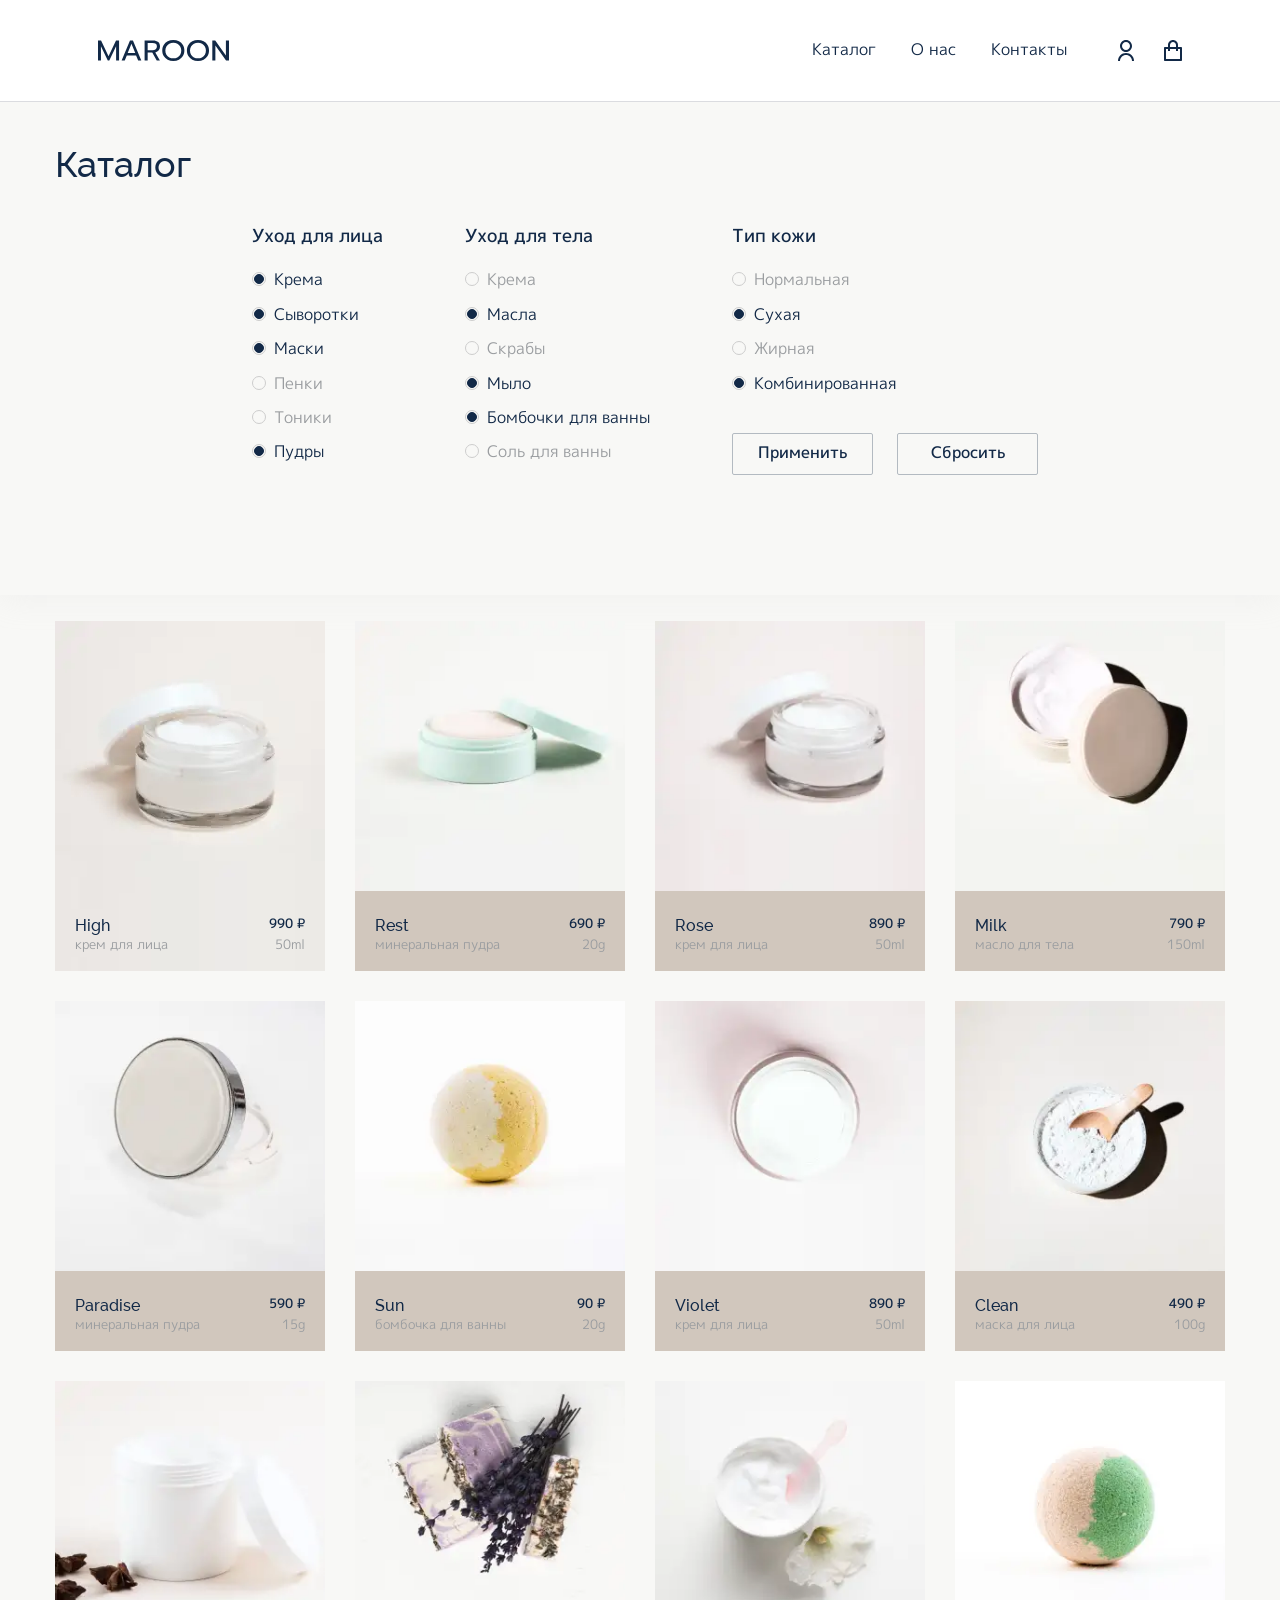
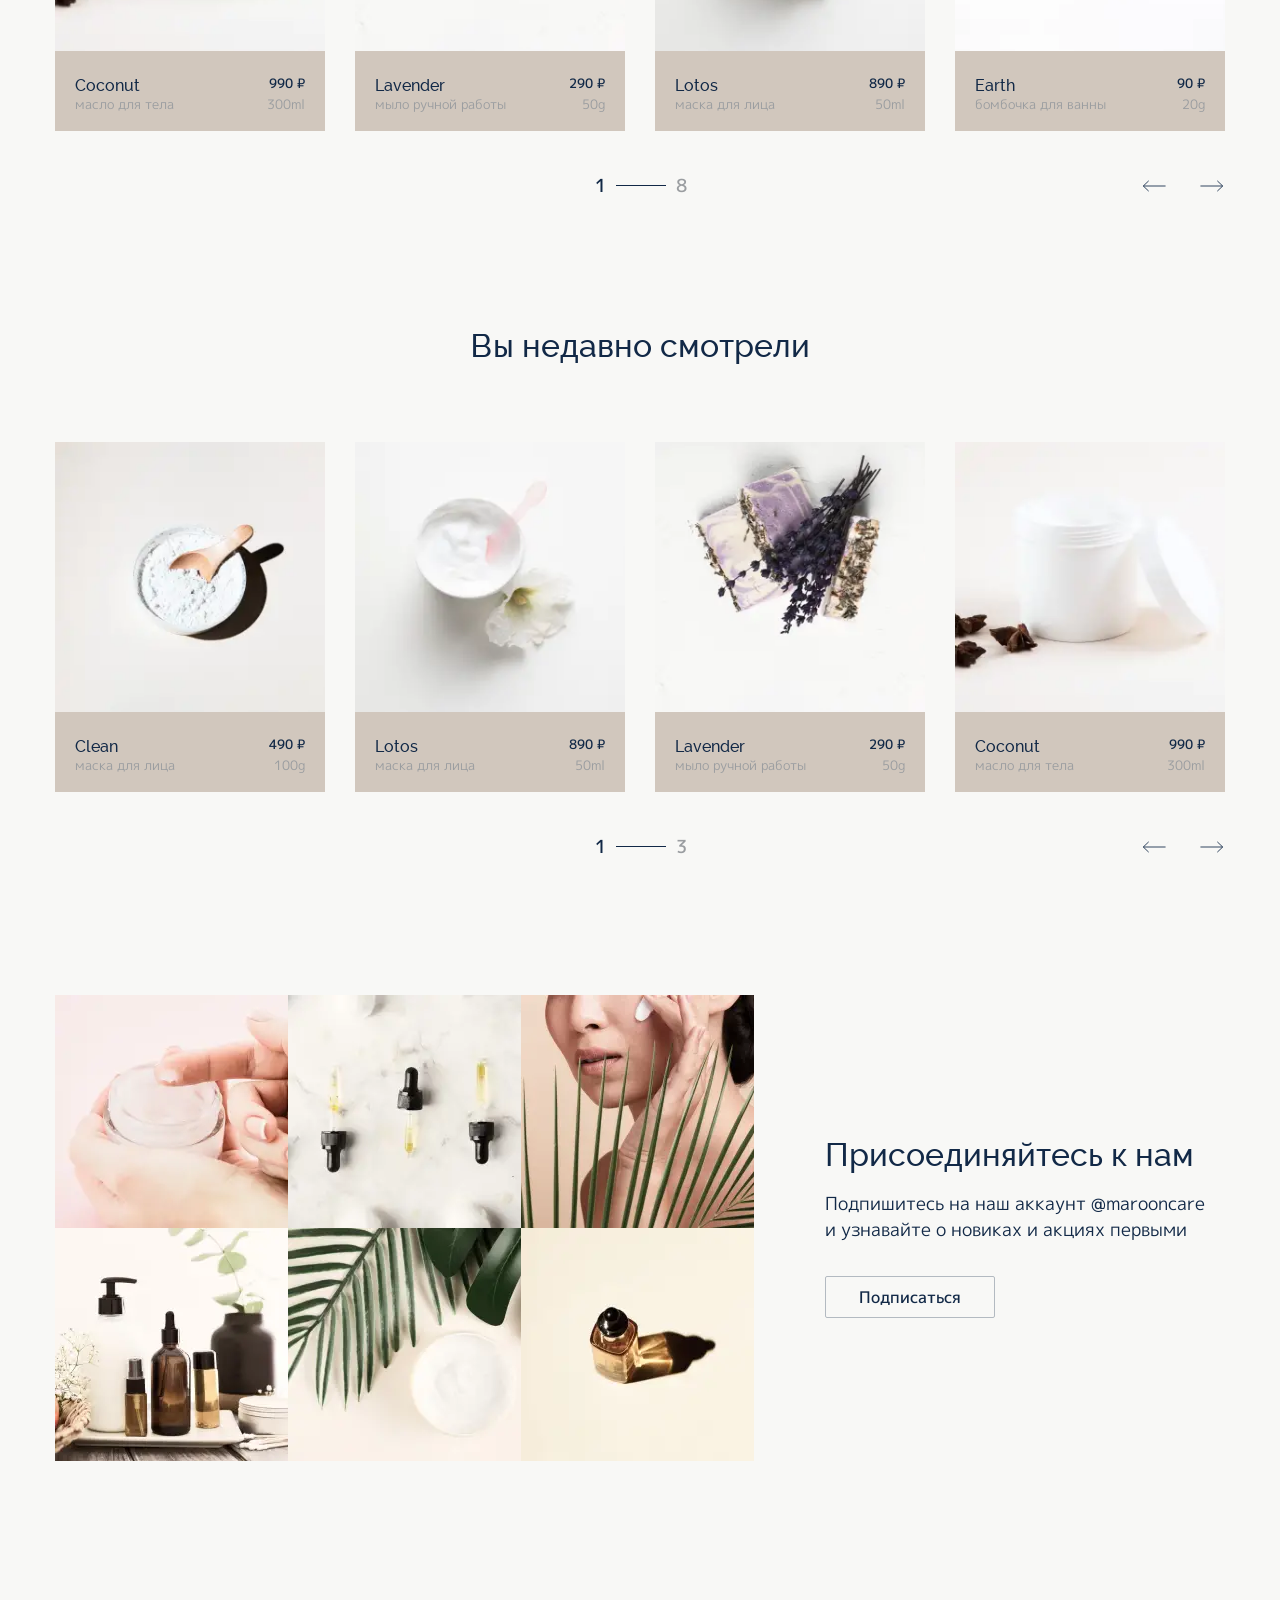
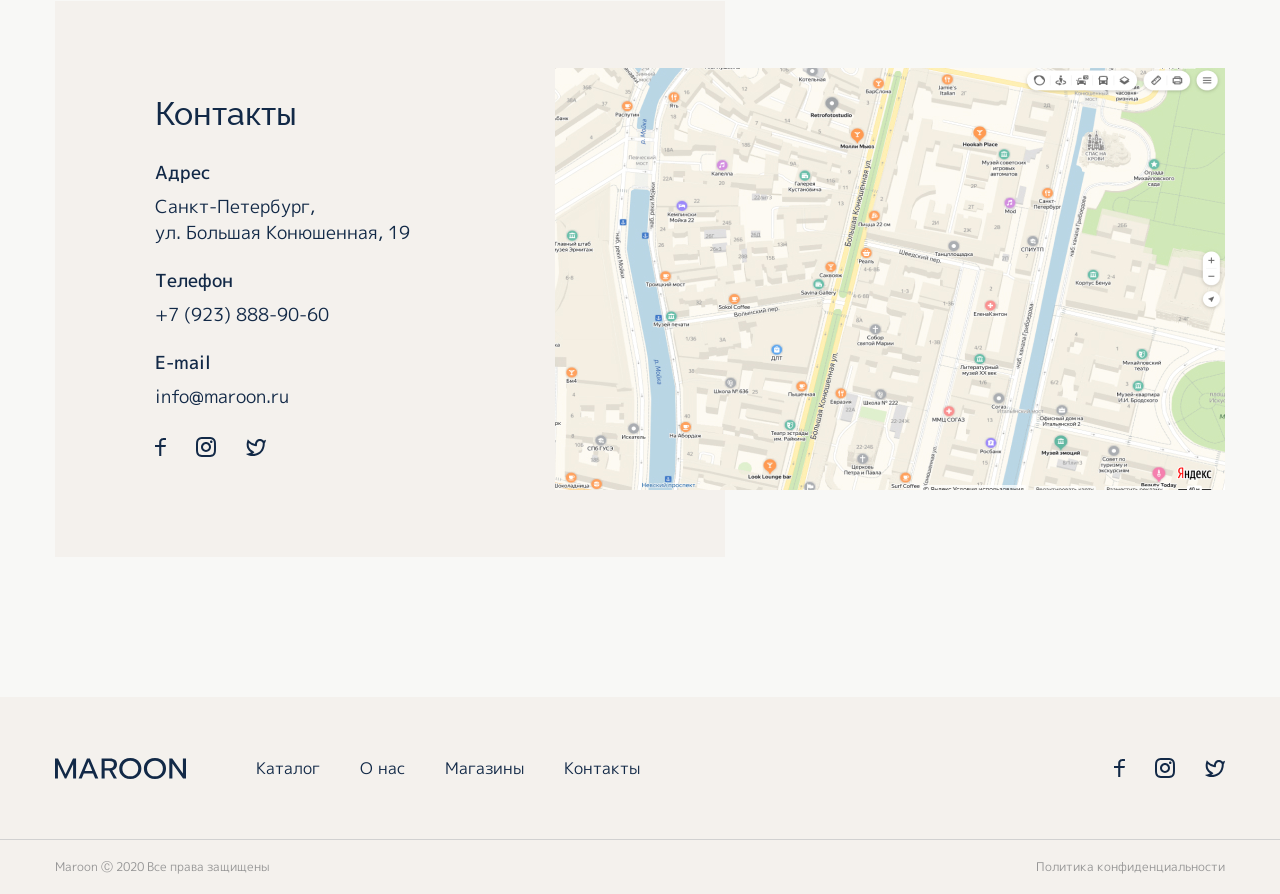
<file: catalog.html>
<!DOCTYPE html>
<html lang="ru">

<head>
  <meta charset="utf-8">
  <title>Maroon</title>
  <meta content="width=device-width, initial-scale=1" name="viewport">
  <link rel="stylesheet" href="css/normalize.css">
  <link rel="stylesheet" href="css/swiper.min.css">
  <link rel="stylesheet" href="css/style.css">
  <script src="https://api-maps.yandex.ru/2.1/?lang=ru_RU"></script>
</head>

<body class="layout">
  <div style="display: none;">
    <svg xmlns="http://www.w3.org/2000/svg" xmlns:xlink="http://www.w3.org/1999/xlink">
      <symbol id="arrow-left" viewBox="0 0 27 14">
        <path d="M27 7H0.999999M0.999999 7L7.30303 1M0.999999 7L7.30303 13" stroke="#122947" />
      </symbol>
      <symbol id="burger-icon" viewBox="0 0 24 14">
        <path d="M0 1H24M0 7H24M0 13H24" stroke="#122947" stroke-width="2" />
      </symbol>
      <symbol id="cart-icon" viewBox="0 0 18 21">
        <path
          d="M4 7V5C4 3.67392 4.52678 2.40215 5.46447 1.46447C6.40215 0.526784 7.67392 0 9 0C10.3261 0 11.5979 0.526784 12.5355 1.46447C13.4732 2.40215 14 3.67392 14 5V7H17C17.2652 7 17.5196 7.10536 17.7071 7.29289C17.8946 7.48043 18 7.73478 18 8V20C18 20.2652 17.8946 20.5196 17.7071 20.7071C17.5196 20.8946 17.2652 21 17 21H1C0.734784 21 0.48043 20.8946 0.292893 20.7071C0.105357 20.5196 0 20.2652 0 20V8C0 7.73478 0.105357 7.48043 0.292893 7.29289C0.48043 7.10536 0.734784 7 1 7H4ZM4 9H2V19H16V9H14V11H12V9H6V11H4V9ZM6 7H12V5C12 4.20435 11.6839 3.44129 11.1213 2.87868C10.5587 2.31607 9.79565 2 9 2C8.20435 2 7.44129 2.31607 6.87868 2.87868C6.31607 3.44129 6 4.20435 6 5V7Z"
          fill="#122947" />
      </symbol>
      <symbol id="cross-icon" viewBox="0 0 20 20">
        <path d="M1 1L10 10M19 19L10 10M10 10L19 1L1 19" stroke="#122947" stroke-width="2" />
      </symbol>
      <symbol id="facebook-icon" viewBox="0 0 11 18">
        <path
          d="M6.28571 7H11L10.4762 9H6.28571V18H4.19048V9H0V7H4.19048V5.128C4.19048 3.345 4.38533 2.698 4.74991 2.046C5.10715 1.40181 5.65904 0.875009 6.3339 0.534C7.01695 0.186 7.69476 0 9.56267 0C10.1095 0 10.5893 0.0500001 11 0.15V2H9.56267C8.17562 2 7.75343 2.078 7.32286 2.298C7.00438 2.46 6.76762 2.686 6.59791 2.99C6.36743 3.401 6.28571 3.804 6.28571 5.128V7Z"
          fill="#122947" />
      </symbol>
      <symbol id="instagram-icon" viewBox="0 0 20 20">
        <path
          d="M10 7C9.20435 7 8.44129 7.31607 7.87868 7.87868C7.31607 8.44129 7 9.20435 7 10C7 10.7956 7.31607 11.5587 7.87868 12.1213C8.44129 12.6839 9.20435 13 10 13C10.7956 13 11.5587 12.6839 12.1213 12.1213C12.6839 11.5587 13 10.7956 13 10C13 9.20435 12.6839 8.44129 12.1213 7.87868C11.5587 7.31607 10.7956 7 10 7ZM10 5C11.3261 5 12.5979 5.52678 13.5355 6.46447C14.4732 7.40215 15 8.67392 15 10C15 11.3261 14.4732 12.5979 13.5355 13.5355C12.5979 14.4732 11.3261 15 10 15C8.67392 15 7.40215 14.4732 6.46447 13.5355C5.52678 12.5979 5 11.3261 5 10C5 8.67392 5.52678 7.40215 6.46447 6.46447C7.40215 5.52678 8.67392 5 10 5ZM16.5 4.75C16.5 5.08152 16.3683 5.39946 16.1339 5.63388C15.8995 5.8683 15.5815 6 15.25 6C14.9185 6 14.6005 5.8683 14.3661 5.63388C14.1317 5.39946 14 5.08152 14 4.75C14 4.41848 14.1317 4.10054 14.3661 3.86612C14.6005 3.6317 14.9185 3.5 15.25 3.5C15.5815 3.5 15.8995 3.6317 16.1339 3.86612C16.3683 4.10054 16.5 4.41848 16.5 4.75ZM10 2C7.526 2 7.122 2.007 5.971 2.058C5.187 2.095 4.661 2.2 4.173 2.39C3.739 2.558 3.426 2.759 3.093 3.093C2.78001 3.3954 2.53935 3.76458 2.389 4.173C2.199 4.663 2.094 5.188 2.058 5.971C2.006 7.075 2 7.461 2 10C2 12.474 2.007 12.878 2.058 14.029C2.095 14.812 2.2 15.339 2.389 15.826C2.559 16.261 2.759 16.574 3.091 16.906C3.428 17.242 3.741 17.443 4.171 17.609C4.665 17.8 5.191 17.906 5.971 17.942C7.075 17.994 7.461 18 10 18C12.474 18 12.878 17.993 14.029 17.942C14.811 17.905 15.338 17.8 15.826 17.611C16.259 17.442 16.574 17.241 16.906 16.909C17.243 16.572 17.444 16.259 17.61 15.829C17.8 15.336 17.906 14.809 17.942 14.029C17.994 12.925 18 12.539 18 10C18 7.526 17.993 7.122 17.942 5.971C17.905 5.189 17.8 4.661 17.61 4.173C17.4593 3.765 17.2191 3.39596 16.907 3.093C16.6047 2.77985 16.2355 2.53917 15.827 2.389C15.337 2.199 14.811 2.094 14.029 2.058C12.925 2.006 12.539 2 10 2ZM10 0C12.717 0 13.056 0.00999994 14.122 0.0599999C15.187 0.11 15.912 0.277 16.55 0.525C17.21 0.779 17.766 1.123 18.322 1.678C18.8305 2.1779 19.224 2.78259 19.475 3.45C19.722 4.087 19.89 4.813 19.94 5.878C19.987 6.944 20 7.283 20 10C20 12.717 19.99 13.056 19.94 14.122C19.89 15.187 19.722 15.912 19.475 16.55C19.2247 17.2178 18.8311 17.8226 18.322 18.322C17.822 18.8303 17.2173 19.2238 16.55 19.475C15.913 19.722 15.187 19.89 14.122 19.94C13.056 19.987 12.717 20 10 20C7.283 20 6.944 19.99 5.878 19.94C4.813 19.89 4.088 19.722 3.45 19.475C2.78233 19.2245 2.17753 18.8309 1.678 18.322C1.16941 17.8222 0.775931 17.2175 0.525 16.55C0.277 15.913 0.11 15.187 0.0599999 14.122C0.0129999 13.056 0 12.717 0 10C0 7.283 0.00999994 6.944 0.0599999 5.878C0.11 4.812 0.277 4.088 0.525 3.45C0.775236 2.78218 1.1688 2.17732 1.678 1.678C2.17767 1.16923 2.78243 0.775729 3.45 0.525C4.088 0.277 4.812 0.11 5.878 0.0599999C6.944 0.0129999 7.283 0 10 0Z"
          fill="#122947" />
      </symbol>
      <symbol id="logo-icon" viewBox="0 0 131 21">
        <path
          d="M0 0.432098H3.06145L10.535 16.1317L18.0085 0.432098H21.07V20.5679H18.0986V6.25103L11.2854 20.5679H9.78465L2.9414 6.25103V20.5679H0V0.432098Z"
          fill="#122947" />
        <path
          d="M31.9844 0.432098H34.9258L43.2998 20.5679H40.1783L38.0773 15.5556H28.8029L26.7619 20.5679H23.6104L31.9844 0.432098ZM37.2369 13.107L33.4551 3.68724L29.6733 13.107H37.2369Z"
          fill="#122947" />
        <path
          d="M46.6042 0.432098H55.0382C57.2792 0.432098 59 0.950617 60.2006 1.98765C61.4012 3.02469 62.0015 4.54184 62.0015 6.5391C62.0015 8.01783 61.5913 9.27572 60.7709 10.3128C59.9505 11.3306 58.7899 12.0219 57.2892 12.3868L61.9114 20.5679H58.7299L54.2578 12.6173H49.6656V20.5679H46.6042V0.432098ZM54.5279 10.1399C55.8686 10.1399 56.9291 9.84225 57.7094 9.24691C58.5098 8.63237 58.91 7.72977 58.91 6.5391C58.91 5.2332 58.5198 4.30178 57.7394 3.74486C56.9791 3.18793 55.9086 2.90947 54.5279 2.90947H49.6656V10.1399H54.5279Z"
          fill="#122947" />
        <path
          d="M75.3097 21C73.2287 21 71.3479 20.5679 69.6671 19.7037C67.9863 18.8203 66.6656 17.5816 65.7052 15.9877C64.7447 14.3937 64.2645 12.5693 64.2645 10.5144C64.2645 8.45953 64.7447 6.63512 65.7052 5.04115C66.6656 3.44719 67.9863 2.2085 69.6671 1.3251C71.3479 0.441701 73.2287 0 75.3097 0C77.3907 0 79.2716 0.441701 80.9524 1.3251C82.6332 2.2085 83.9538 3.44719 84.9143 5.04115C85.8747 6.63512 86.355 8.45953 86.355 10.5144C86.355 12.5693 85.8747 14.3937 84.9143 15.9877C83.9538 17.5816 82.6332 18.8203 80.9524 19.7037C79.2716 20.5679 77.3907 21 75.3097 21ZM75.3097 18.3498C76.7904 18.3498 78.1311 18.0329 79.3316 17.3992C80.5522 16.7462 81.5127 15.834 82.213 14.6626C82.9133 13.4719 83.2635 12.0892 83.2635 10.5144C83.2635 8.95885 82.9133 7.59534 82.213 6.42387C81.5327 5.2332 80.5922 4.32099 79.3917 3.68724C78.1911 3.03429 76.8505 2.70782 75.3698 2.70782C73.869 2.70782 72.5084 3.02469 71.2878 3.65844C70.0873 4.29218 69.1268 5.20439 68.4065 6.39506C67.7061 7.58573 67.356 8.95885 67.356 10.5144C67.356 12.0892 67.7061 13.4719 68.4065 14.6626C69.1068 15.834 70.0572 16.7462 71.2578 17.3992C72.4784 18.0329 73.829 18.3498 75.3097 18.3498Z"
          fill="#122947" />
        <path
          d="M99.9601 21C97.8791 21 95.9982 20.5679 94.3174 19.7037C92.6366 18.8203 91.316 17.5816 90.3556 15.9877C89.3951 14.3937 88.9149 12.5693 88.9149 10.5144C88.9149 8.45953 89.3951 6.63512 90.3556 5.04115C91.316 3.44719 92.6366 2.2085 94.3174 1.3251C95.9982 0.441701 97.8791 0 99.9601 0C102.041 0 103.922 0.441701 105.603 1.3251C107.284 2.2085 108.604 3.44719 109.565 5.04115C110.525 6.63512 111.005 8.45953 111.005 10.5144C111.005 12.5693 110.525 14.3937 109.565 15.9877C108.604 17.5816 107.284 18.8203 105.603 19.7037C103.922 20.5679 102.041 21 99.9601 21ZM99.9601 18.3498C101.441 18.3498 102.781 18.0329 103.982 17.3992C105.203 16.7462 106.163 15.834 106.863 14.6626C107.564 13.4719 107.914 12.0892 107.914 10.5144C107.914 8.95885 107.564 7.59534 106.863 6.42387C106.183 5.2332 105.243 4.32099 104.042 3.68724C102.841 3.03429 101.501 2.70782 100.02 2.70782C98.5194 2.70782 97.1588 3.02469 95.9382 3.65844C94.7376 4.29218 93.7772 5.20439 93.0568 6.39506C92.3565 7.58573 92.0063 8.95885 92.0063 10.5144C92.0063 12.0892 92.3565 13.4719 93.0568 14.6626C93.7572 15.834 94.7076 16.7462 95.9082 17.3992C97.1288 18.0329 98.4794 18.3498 99.9601 18.3498Z"
          fill="#122947" />
        <path
          d="M114.312 0.432098H117.223L127.909 15.6132V0.432098H131V20.5679H128.059L117.374 5.38683V20.5679H114.312V0.432098Z"
          fill="#122947" />
      </symbol>
      <symbol id="main-arrow" viewBox="0 0 27 14">
        <path d="M0 7H26M26 7L19.697 1M26 7L19.697 13" stroke="#122947" />
      </symbol>
      <symbol id="twitter-icon" viewBox="0 0 20 17">
        <path
          d="M13.8641 2.04374C13.1063 2.04361 12.3787 2.34819 11.838 2.89193C11.2972 3.43567 10.9865 4.17511 10.9726 4.95114L10.9447 6.55955C10.9431 6.6459 10.9236 6.73093 10.8877 6.80905C10.8517 6.88717 10.8 6.95662 10.736 7.01284C10.6719 7.06906 10.597 7.11078 10.5162 7.13527C10.4353 7.15975 10.3503 7.16645 10.2667 7.15491L8.71031 6.93842C6.66235 6.65248 4.70013 5.68641 2.81769 4.08004C2.22145 7.46026 3.38601 9.8019 6.19074 11.6084L7.9326 12.7297C8.01536 12.783 8.08412 12.8562 8.13286 12.943C8.18159 13.0298 8.20882 13.1275 8.21217 13.2275C8.21551 13.3276 8.19487 13.427 8.15204 13.517C8.10922 13.607 8.04551 13.6848 7.9665 13.7438L6.37918 14.9315C7.3234 14.9917 8.21975 14.9488 8.96356 14.7977C13.6677 13.8357 16.7955 10.2104 16.7955 4.23016C16.7955 3.74202 15.7864 2.04374 13.8641 2.04374ZM8.97851 4.91335C8.99592 3.92895 9.29646 2.97169 9.84252 2.16141C10.3886 1.35113 11.1559 0.723842 12.0484 0.358092C12.9409 -0.00765845 13.9188 -0.0956204 14.8599 0.105219C15.801 0.306059 16.6633 0.786775 17.3389 1.48718C18.0478 1.48207 18.651 1.66589 20 0.828497C19.666 2.50329 19.5015 3.23039 18.7896 4.23016C18.7896 12.0343 14.1064 15.8291 9.3544 16.8003C6.09602 17.4661 1.35799 16.3724 0 14.9202C0.691959 14.8651 3.50366 14.5556 5.12887 13.3373C3.75393 12.4091 -1.71893 9.11054 1.87746 0.24232C3.56548 2.26126 5.27743 3.63581 7.01231 4.36496C8.16691 4.85003 8.45007 4.83982 8.97951 4.91437L8.97851 4.91335Z"
          fill="#122947" />
      </symbol>
      <symbol id="user-icon" viewBox="0 0 16 21">
        <path
          d="M0 21C0 18.8783 0.842855 16.8434 2.34315 15.3431C3.84344 13.8429 5.87827 13 8 13C10.1217 13 12.1566 13.8429 13.6569 15.3431C15.1571 16.8434 16 18.8783 16 21H14C14 19.4087 13.3679 17.8826 12.2426 16.7574C11.1174 15.6321 9.5913 15 8 15C6.4087 15 4.88258 15.6321 3.75736 16.7574C2.63214 17.8826 2 19.4087 2 21H0ZM8 12C4.685 12 2 9.315 2 6C2 2.685 4.685 0 8 0C11.315 0 14 2.685 14 6C14 9.315 11.315 12 8 12ZM8 10C10.21 10 12 8.21 12 6C12 3.79 10.21 2 8 2C5.79 2 4 3.79 4 6C4 8.21 5.79 10 8 10Z"
          fill="#122947" />
      </symbol>
    </svg>
  </div>
  <header class="header">
    <button class="header__menu-button" aria-label="Меню"></button><a class="logo" href="index.html"
      aria-label="Логотип Maroon">
      <svg class="logo__image" height="21" width="131">
        <use xlink:href="#logo-icon"></use>
      </svg></a>
    <nav class="header__navigation navigation">
      <div class="navigation__overlay"></div>
      <div class="navigation__content">
        <ul class="navigation__list">
          <li class="navigation__item"><a class="navigation__link" href="catalog.html">Каталог</a></li>
          <li class="navigation__item"><a class="navigation__link" href="#">О нас</a></li>
          <li class="navigation__item"><a class="navigation__link" href="#">Контакты</a></li>
        </ul>
        <ul class="navigation__contacts social social_for-menu">
          <li class="social__item social__item_minor-spaced"><a class="social__link" href="#" aria-label="Facebook">
              <svg height="18" width="11">
                <use xlink:href="#facebook-icon"></use>
              </svg></a></li>
          <li class="social__item social__item_minor-spaced"><a class="social__link" href="#" aria-label="Instagram">
              <svg height="20" width="20">
                <use xlink:href="#instagram-icon"></use>
              </svg></a></li>
          <li class="social__item social__item_minor-spaced"><a class="social__link" href="#" aria-label="Twitter">
              <svg height="17" width="20">
                <use xlink:href="#twitter-icon"></use>
              </svg></a></li>
        </ul>
      </div>
    </nav>
    <ul class="header__actions user-actions">
      <li class="user-actions__item"><a class="user-actions__link user-actions__user" href="#"
          aria-label="Пользователь">
          <svg height="21" width="16">
            <use xlink:href="#user-icon"></use>
          </svg></a></li>
      <li class="user-actions__item"><a class="user-actions__link user-actions__cart" href="#" aria-label="Корзина">
          <svg height="21" width="18">
            <use xlink:href="#cart-icon"></use>
          </svg></a></li>
    </ul>
  </header>
  <main class="main main_top-spaced catalog-main">
    <section class="catalog">
      <div class="catalog-head">
        <div class="catalog-head__top">
          <div class="catalog-head__wrapper wrapper">
            <h1 class="catalog-head__title">Каталог</h1>
            <button class="catalog-head__button-close" aria-label="Закрыть фильтр" type="button"></button>
            <button class="catalog-head__button-open" type="button">Фильтр</button>
          </div>
        </div>
        <div class="catalog-head__filter">
          <div class="wrapper">
            <form class="filter" action="https://echo.htmlacademy.ru" method="GET">
              <div class="filter__inner">
                <div class="filter__block accordion filter__block_face-care">
                  <div class="filter__block-head">
                    <div class="filter__subtitle">Уход для лица</div>
                    <button class="filter__accordion-btn accordion__toggler" type="button" aria-label="Раскрыть фильтр"><span class="accordion__toggler-icon"></span></button>
                  </div>
                  <div class="accordion__content">
                    <ul class="filter__list accordion__inner">
                      <li class="filter__item">
                        <input class="visually-hidden" type="checkbox" id="filter-face-care-0" name="face-care" value="cream" checked>
                        <label class="filter__checkbox-label" for="filter-face-care-0">Крема</label>
                      </li>
                      <li class="filter__item">
                        <input class="visually-hidden" type="checkbox" id="filter-face-care-1" name="face-care" value="serum" checked>
                        <label class="filter__checkbox-label" for="filter-face-care-1">Сыворотки</label>
                      </li>
                      <li class="filter__item">
                        <input class="visually-hidden" type="checkbox" id="filter-face-care-2" name="face-care" value="mask" checked>
                        <label class="filter__checkbox-label" for="filter-face-care-2">Маски</label>
                      </li>
                      <li class="filter__item">
                        <input class="visually-hidden" type="checkbox" id="filter-face-care-3" name="face-care" value="foam">
                        <label class="filter__checkbox-label" for="filter-face-care-3">Пенки</label>
                      </li>
                      <li class="filter__item">
                        <input class="visually-hidden" type="checkbox" id="filter-face-care-4" name="face-care" value="tonic">
                        <label class="filter__checkbox-label" for="filter-face-care-4">Тоники</label>
                      </li>
                      <li class="filter__item">
                        <input class="visually-hidden" type="checkbox" id="filter-face-care-5" name="face-care" value="powder" checked>
                        <label class="filter__checkbox-label" for="filter-face-care-5">Пудры</label>
                      </li>
                    </ul>
                  </div>
                </div>
                <div class="filter__block accordion filter__block_body-care">
                  <div class="filter__block-head">
                    <div class="filter__subtitle">Уход для тела</div>
                    <button class="filter__accordion-btn accordion__toggler" type="button" aria-label="Раскрыть фильтр"><span class="accordion__toggler-icon"></span></button>
                  </div>
                  <div class="accordion__content">
                    <ul class="filter__list accordion__inner">
                      <li class="filter__item">
                        <input class="visually-hidden" type="checkbox" id="filter-body-care-0" name="body-care" value="cream">
                        <label class="filter__checkbox-label" for="filter-body-care-0">Крема</label>
                      </li>
                      <li class="filter__item">
                        <input class="visually-hidden" type="checkbox" id="filter-body-care-1" name="body-care" value="oil" checked>
                        <label class="filter__checkbox-label" for="filter-body-care-1">Масла</label>
                      </li>
                      <li class="filter__item">
                        <input class="visually-hidden" type="checkbox" id="filter-body-care-2" name="body-care" value="scrub">
                        <label class="filter__checkbox-label" for="filter-body-care-2">Скрабы</label>
                      </li>
                      <li class="filter__item">
                        <input class="visually-hidden" type="checkbox" id="filter-body-care-3" name="body-care" value="soap" checked>
                        <label class="filter__checkbox-label" for="filter-body-care-3">Мыло</label>
                      </li>
                      <li class="filter__item">
                        <input class="visually-hidden" type="checkbox" id="filter-body-care-4" name="body-care" value="bomb" checked>
                        <label class="filter__checkbox-label" for="filter-body-care-4">Бомбочки для ванны</label>
                      </li>
                      <li class="filter__item">
                        <input class="visually-hidden" type="checkbox" id="filter-body-care-5" name="body-care" value="salt">
                        <label class="filter__checkbox-label" for="filter-body-care-5">Соль для ванны</label>
                      </li>
                    </ul>
                  </div>
                </div>
                <div class="filter__block accordion filter__block_skin-type">
                  <div class="filter__block-head">
                    <div class="filter__subtitle">Тип кожи</div>
                    <button class="filter__accordion-btn accordion__toggler" type="button" aria-label="Раскрыть фильтр"><span class="accordion__toggler-icon"></span></button>
                  </div>
                  <div class="accordion__content">
                    <ul class="filter__list accordion__inner">
                      <li class="filter__item">
                        <input class="visually-hidden" type="checkbox" id="filter-skin-type-0" name="skin-type" value="normal">
                        <label class="filter__checkbox-label" for="filter-skin-type-0">Нормальная</label>
                      </li>
                      <li class="filter__item">
                        <input class="visually-hidden" type="checkbox" id="filter-skin-type-1" name="skin-type" value="dry" checked>
                        <label class="filter__checkbox-label" for="filter-skin-type-1">Сухая</label>
                      </li>
                      <li class="filter__item">
                        <input class="visually-hidden" type="checkbox" id="filter-skin-type-2" name="skin-type" value="oily">
                        <label class="filter__checkbox-label" for="filter-skin-type-2">Жирная</label>
                      </li>
                      <li class="filter__item">
                        <input class="visually-hidden" type="checkbox" id="filter-skin-type-3" name="skin-type" value="combined" checked>
                        <label class="filter__checkbox-label" for="filter-skin-type-3">Комбинированная</label>
                      </li>
                    </ul>
                  </div>
                </div>
                <div class="filter__buttons">
                  <button class="filter__button" id="filter-submit" type="submit">Применить</button>
                  <button class="filter__button" id="filter-reset" type="reset">Сбросить</button>
                </div>
              </div>
            </form>
          </div>
        </div>
      </div>
      <div class="catalog__wrapper wrapper">
        <ul class="catalog__list">
          <li class="catalog__item product"><a class="product__link" href="#">
              <picture>
                <source type="image/webp" media="(min-width: 1200px)"
                  srcset="img/catalog/high@1x.webp 1x, img/catalog/high@2x.webp 2x">
                <source type="image/jpeg" media="(min-width: 1200px)"
                  srcset="img/catalog/high@1x.jpg 1x, img/catalog/high@2x.jpg 2x">
                <source type="image/webp" media="(min-width: 768px)"
                  srcset="img/catalog/high-lap@1x.webp 1x, img/catalog/high-lap@2x.webp 2x">
                <source type="image/jpeg" media="(min-width: 768px)"
                  srcset="img/catalog/high-lap@1x.jpg 1x, img/catalog/high-lap@2x.jpg 2x">
                <source type="image/webp" srcset="img/catalog/high-mob@1x.webp 1x, img/catalog/high-mob@2x.webp 2x">
                <source type="image/jpeg" srcset="img/catalog/high-mob@1x.jpg 1x, img/catalog/high-mob@2x.jpg 2x"><img
                  class="product__image" src="img/catalog/high@1x.jpg" width="270" height="350" alt="High - крем для лица">
              </picture>
              <div class="product__wrapper">
                <div class="product__text">
                  <h3 class="product__title">High</h3><span class="product__price">990 ₽</span>
                </div>
                <div class="product__text">
                  <div class="product__description">крем для лица</div>
                  <div class="product__description">50ml</div>
                </div>
              </div>
            </a></li>
          <li class="catalog__item product"><a class="product__link" href="#">
              <picture>
                <source type="image/webp" media="(min-width: 1200px)"
                  srcset="img/catalog/rest@1x.webp 1x, img/catalog/rest@2x.webp 2x">
                <source type="image/jpeg" media="(min-width: 1200px)"
                  srcset="img/catalog/rest@1x.jpg 1x, img/catalog/rest@2x.jpg 2x">
                <source type="image/webp" media="(min-width: 768px)"
                  srcset="img/catalog/rest-lap@1x.webp 1x, img/catalog/rest-lap@2x.webp 2x">
                <source type="image/jpeg" media="(min-width: 768px)"
                  srcset="img/catalog/rest-lap@1x.jpg 1x, img/catalog/rest-lap@2x.jpg 2x">
                <source type="image/webp" srcset="img/catalog/rest-mob@1x.webp 1x, img/catalog/rest-mob@2x.webp 2x">
                <source type="image/jpeg" srcset="img/catalog/rest-mob@1x.jpg 1x, img/catalog/rest-mob@2x.jpg 2x"><img
                  class="product__image" src="img/catalog/rest@1x.jpg" width="270" height="350"
                  alt="Rest - минеральная пудра">
              </picture>
              <div class="product__wrapper">
                <div class="product__text">
                  <h3 class="product__title">Rest</h3><span class="product__price">690 ₽</span>
                </div>
                <div class="product__text">
                  <div class="product__description">минеральная пудра</div>
                  <div class="product__description">20g</div>
                </div>
              </div>
            </a></li>
          <li class="catalog__item product"><a class="product__link" href="card.html">
              <picture>
                <source type="image/webp" media="(min-width: 1200px)"
                  srcset="img/catalog/rose@1x.webp 1x, img/catalog/rose@2x.webp 2x">
                <source type="image/jpeg" media="(min-width: 1200px)"
                  srcset="img/catalog/rose@1x.jpg 1x, img/catalog/rose@2x.jpg 2x">
                <source type="image/webp" media="(min-width: 768px)"
                  srcset="img/catalog/rose-lap@1x.webp 1x, img/catalog/rose-lap@2x.webp 2x">
                <source type="image/jpeg" media="(min-width: 768px)"
                  srcset="img/catalog/rose-lap@1x.jpg 1x, img/catalog/rose-lap@2x.jpg 2x">
                <source type="image/webp" srcset="img/catalog/rose-mob@1x.webp 1x, img/catalog/rose-mob@2x.webp 2x">
                <source type="image/jpeg" srcset="img/catalog/rose-mob@1x.jpg 1x, img/catalog/rose-mob@2x.jpg 2x"><img
                  class="product__image" src="img/catalog/rose@1x.jpg" width="270" height="350"
                  alt="Rose - крем для лица">
              </picture>
              <div class="product__wrapper">
                <div class="product__text">
                  <h3 class="product__title">Rose</h3><span class="product__price">890 ₽</span>
                </div>
                <div class="product__text">
                  <div class="product__description">крем для лица</div>
                  <div class="product__description">50ml</div>
                </div>
              </div>
            </a></li>
          <li class="catalog__item product"><a class="product__link" href="#">
              <picture>
                <source type="image/webp" media="(min-width: 1200px)"
                  srcset="img/catalog/milk@1x.webp 1x, img/catalog/milk@2x.webp 2x">
                <source type="image/jpeg" media="(min-width: 1200px)"
                  srcset="img/catalog/milk@1x.jpg 1x, img/catalog/milk@2x.jpg 2x">
                <source type="image/webp" media="(min-width: 768px)"
                  srcset="img/catalog/milk-lap@1x.webp 1x, img/catalog/milk-lap@2x.webp 2x">
                <source type="image/jpeg" media="(min-width: 768px)"
                  srcset="img/catalog/milk-lap@1x.jpg 1x, img/catalog/milk-lap@2x.jpg 2x">
                <source type="image/webp" srcset="img/catalog/milk-mob@1x.webp 1x, img/catalog/milk-mob@2x.webp 2x">
                <source type="image/jpeg" srcset="img/catalog/milk-mob@1x.jpg 1x, img/catalog/milk-mob@2x.jpg 2x"><img
                  class="product__image" src="img/catalog/milk@1x.jpg" width="270" height="350"
                  alt="Milk - масло для тела">
              </picture>
              <div class="product__wrapper">
                <div class="product__text">
                  <h3 class="product__title">Milk</h3><span class="product__price">790 ₽</span>
                </div>
                <div class="product__text">
                  <div class="product__description">масло для тела</div>
                  <div class="product__description">150ml</div>
                </div>
              </div>
            </a></li>
          <li class="catalog__item product"><a class="product__link" href="#">
              <picture>
                <source type="image/webp" media="(min-width: 1200px)"
                  srcset="img/catalog/paradise@1x.webp 1x, img/catalog/paradise@2x.webp 2x">
                <source type="image/jpeg" media="(min-width: 1200px)"
                  srcset="img/catalog/paradise@1x.jpg 1x, img/catalog/paradise@2x.jpg 2x">
                <source type="image/webp" media="(min-width: 768px)"
                  srcset="img/catalog/paradise-lap@1x.webp 1x, img/catalog/paradise-lap@2x.webp 2x">
                <source type="image/jpeg" media="(min-width: 768px)"
                  srcset="img/catalog/paradise-lap@1x.jpg 1x, img/catalog/paradise-lap@2x.jpg 2x">
                <source type="image/webp"
                  srcset="img/catalog/paradise-mob@1x.webp 1x, img/catalog/paradise-mob@2x.webp 2x">
                <source type="image/jpeg"
                  srcset="img/catalog/paradise-mob@1x.jpg 1x, img/catalog/paradise-mob@2x.jpg 2x"><img
                  class="product__image" src="img/catalog/paradise@1x.jpg" width="270" height="350"
                  alt="Paradise - минеральная пудра">
              </picture>
              <div class="product__wrapper">
                <div class="product__text">
                  <h3 class="product__title">Paradise</h3><span class="product__price">590 ₽</span>
                </div>
                <div class="product__text">
                  <div class="product__description">минеральная пудра</div>
                  <div class="product__description">15g</div>
                </div>
              </div>
            </a></li>
          <li class="catalog__item product"><a class="product__link" href="#">
              <picture>
                <source type="image/webp" media="(min-width: 1200px)"
                  srcset="img/catalog/sun@1x.webp 1x, img/catalog/sun@2x.webp 2x">
                <source type="image/jpeg" media="(min-width: 1200px)"
                  srcset="img/catalog/sun@1x.jpg 1x, img/catalog/sun@2x.jpg 2x">
                <source type="image/webp" media="(min-width: 768px)"
                  srcset="img/catalog/sun-lap@1x.webp 1x, img/catalog/sun-lap@2x.webp 2x">
                <source type="image/jpeg" media="(min-width: 768px)"
                  srcset="img/catalog/sun-lap@1x.jpg 1x, img/catalog/sun-lap@2x.jpg 2x">
                <source type="image/webp" srcset="img/catalog/sun-mob@1x.webp 1x, img/catalog/sun-mob@2x.webp 2x">
                <source type="image/jpeg" srcset="img/catalog/sun-mob@1x.jpg 1x, img/catalog/sun-mob@2x.jpg 2x"><img
                  class="product__image" src="img/catalog/sun@1x.jpg" width="270" height="350"
                  alt="Sun - бомбочка для ванны">
              </picture>
              <div class="product__wrapper">
                <div class="product__text">
                  <h3 class="product__title">Sun</h3><span class="product__price">90 ₽</span>
                </div>
                <div class="product__text">
                  <div class="product__description">бомбочка для ванны</div>
                  <div class="product__description">20g</div>
                </div>
              </div>
            </a></li>
          <li class="catalog__item product"><a class="product__link" href="#">
              <picture>
                <source type="image/webp" media="(min-width: 1200px)"
                  srcset="img/catalog/violet@1x.webp 1x, img/catalog/violet@2x.webp 2x">
                <source type="image/jpeg" media="(min-width: 1200px)"
                  srcset="img/catalog/violet@1x.jpg 1x, img/catalog/violet@2x.jpg 2x">
                <source type="image/webp" media="(min-width: 768px)"
                  srcset="img/catalog/violet-lap@1x.webp 1x, img/catalog/violet-lap@2x.webp 2x">
                <source type="image/jpeg" media="(min-width: 768px)"
                  srcset="img/catalog/violet-lap@1x.jpg 1x, img/catalog/violet-lap@2x.jpg 2x">
                <source type="image/webp" srcset="img/catalog/violet-mob@1x.webp 1x, img/catalog/violet-mob@2x.webp 2x">
                <source type="image/jpeg" srcset="img/catalog/violet-mob@1x.jpg 1x, img/catalog/violet-mob@2x.jpg 2x">
                <img class="product__image" src="img/catalog/violet@1x.jpg" width="270" height="350"
                  alt="Violet - крем для лица">
              </picture>
              <div class="product__wrapper">
                <div class="product__text">
                  <h3 class="product__title">Violet</h3><span class="product__price">890 ₽</span>
                </div>
                <div class="product__text">
                  <div class="product__description">крем для лица</div>
                  <div class="product__description">50ml</div>
                </div>
              </div>
            </a></li>
          <li class="catalog__item product"><a class="product__link" href="#">
              <picture>
                <source type="image/webp" media="(min-width: 1200px)"
                  srcset="img/catalog/clean@1x.webp 1x, img/catalog/clean@2x.webp 2x">
                <source type="image/jpeg" media="(min-width: 1200px)"
                  srcset="img/catalog/clean@1x.jpg 1x, img/catalog/clean@2x.jpg 2x">
                <source type="image/webp" media="(min-width: 768px)"
                  srcset="img/catalog/clean-lap@1x.webp 1x, img/catalog/clean-lap@2x.webp 2x">
                <source type="image/jpeg" media="(min-width: 768px)"
                  srcset="img/catalog/clean-lap@1x.jpg 1x, img/catalog/clean-lap@2x.jpg 2x">
                <source type="image/webp" srcset="img/catalog/clean-mob@1x.webp 1x, img/catalog/clean-mob@2x.webp 2x">
                <source type="image/jpeg" srcset="img/catalog/clean-mob@1x.jpg 1x, img/catalog/clean-mob@2x.jpg 2x"><img
                  class="product__image" src="img/catalog/clean@1x.jpg" width="270" height="350"
                  alt="Clean - маска для лица">
              </picture>
              <div class="product__wrapper">
                <div class="product__text">
                  <h3 class="product__title">Clean</h3><span class="product__price">490 ₽</span>
                </div>
                <div class="product__text">
                  <div class="product__description">маска для лица</div>
                  <div class="product__description">100g</div>
                </div>
              </div>
            </a></li>
          <li class="catalog__item product"><a class="product__link" href="#">
              <picture>
                <source type="image/webp" media="(min-width: 1200px)"
                  srcset="img/catalog/coconut@1x.webp 1x, img/catalog/coconut@2x.webp 2x">
                <source type="image/jpeg" media="(min-width: 1200px)"
                  srcset="img/catalog/coconut@1x.jpg 1x, img/catalog/coconut@2x.jpg 2x">
                <source type="image/webp" media="(min-width: 768px)"
                  srcset="img/catalog/coconut-lap@1x.webp 1x, img/catalog/coconut-lap@2x.webp 2x">
                <source type="image/jpeg" media="(min-width: 768px)"
                  srcset="img/catalog/coconut-lap@1x.jpg 1x, img/catalog/coconut-lap@2x.jpg 2x">
                <source type="image/webp"
                  srcset="img/catalog/coconut-mob@1x.webp 1x, img/catalog/coconut-mob@2x.webp 2x">
                <source type="image/jpeg" srcset="img/catalog/coconut-mob@1x.jpg 1x, img/catalog/coconut-mob@2x.jpg 2x">
                <img class="product__image" src="img/catalog/coconut@1x.jpg" width="270" height="350"
                  alt="Coconut - масло для тела">
              </picture>
              <div class="product__wrapper">
                <div class="product__text">
                  <h3 class="product__title">Coconut</h3><span class="product__price">990 ₽</span>
                </div>
                <div class="product__text">
                  <div class="product__description">масло для тела</div>
                  <div class="product__description">300ml</div>
                </div>
              </div>
            </a></li>
          <li class="catalog__item product"><a class="product__link" href="#">
              <picture>
                <source type="image/webp" media="(min-width: 1200px)"
                  srcset="img/catalog/lavender@1x.webp 1x, img/catalog/lavender@2x.webp 2x">
                <source type="image/jpeg" media="(min-width: 1200px)"
                  srcset="img/catalog/lavender@1x.jpg 1x, img/catalog/lavender@2x.jpg 2x">
                <source type="image/webp" media="(min-width: 768px)"
                  srcset="img/catalog/lavender-lap@1x.webp 1x, img/catalog/lavender-lap@2x.webp 2x">
                <source type="image/jpeg" media="(min-width: 768px)"
                  srcset="img/catalog/lavender-lap@1x.jpg 1x, img/catalog/lavender-lap@2x.jpg 2x">
                <source type="image/webp"
                  srcset="img/catalog/lavender-mob@1x.webp 1x, img/catalog/lavender-mob@2x.webp 2x">
                <source type="image/jpeg"
                  srcset="img/catalog/lavender-mob@1x.jpg 1x, img/catalog/lavender-mob@2x.jpg 2x"><img
                  class="product__image" src="img/catalog/lavender@1x.jpg" width="270" height="350"
                  alt="Lavender - мыло ручной работы">
              </picture>
              <div class="product__wrapper">
                <div class="product__text">
                  <h3 class="product__title">Lavender</h3><span class="product__price">290 ₽</span>
                </div>
                <div class="product__text">
                  <div class="product__description">мыло ручной работы</div>
                  <div class="product__description">50g</div>
                </div>
              </div>
            </a></li>
          <li class="catalog__item product"><a class="product__link" href="#">
              <picture>
                <source type="image/webp" media="(min-width: 1200px)"
                  srcset="img/catalog/lotos@1x.webp 1x, img/catalog/lotos@2x.webp 2x">
                <source type="image/jpeg" media="(min-width: 1200px)"
                  srcset="img/catalog/lotos@1x.jpg 1x, img/catalog/lotos@2x.jpg 2x">
                <source type="image/webp" media="(min-width: 768px)"
                  srcset="img/catalog/lotos-lap@1x.webp 1x, img/catalog/lotos-lap@2x.webp 2x">
                <source type="image/jpeg" media="(min-width: 768px)"
                  srcset="img/catalog/lotos-lap@1x.jpg 1x, img/catalog/lotos-lap@2x.jpg 2x">
                <source type="image/webp" srcset="img/catalog/lotos-mob@1x.webp 1x, img/catalog/lotos-mob@2x.webp 2x">
                <source type="image/jpeg" srcset="img/catalog/lotos-mob@1x.jpg 1x, img/catalog/lotos-mob@2x.jpg 2x"><img
                  class="product__image" src="img/catalog/lotos@1x.jpg" width="270" height="350"
                  alt="Lotos - маска для лица">
              </picture>
              <div class="product__wrapper">
                <div class="product__text">
                  <h3 class="product__title">Lotos</h3><span class="product__price">890 ₽</span>
                </div>
                <div class="product__text">
                  <div class="product__description">маска для лица</div>
                  <div class="product__description">50ml</div>
                </div>
              </div>
            </a></li>
          <li class="catalog__item product"><a class="product__link" href="#">
              <picture>
                <source type="image/webp" media="(min-width: 1200px)"
                  srcset="img/catalog/earth@1x.webp 1x, img/catalog/earth@2x.webp 2x">
                <source type="image/jpeg" media="(min-width: 1200px)"
                  srcset="img/catalog/earth@1x.jpg 1x, img/catalog/earth@2x.jpg 2x">
                <source type="image/webp" media="(min-width: 768px)"
                  srcset="img/catalog/earth-lap@1x.webp 1x, img/catalog/earth-lap@2x.webp 2x">
                <source type="image/jpeg" media="(min-width: 768px)"
                  srcset="img/catalog/earth-lap@1x.jpg 1x, img/catalog/earth-lap@2x.jpg 2x">
                <source type="image/webp" srcset="img/catalog/earth-mob@1x.webp 1x, img/catalog/earth-mob@2x.webp 2x">
                <source type="image/jpeg" srcset="img/catalog/earth-mob@1x.jpg 1x, img/catalog/earth-mob@2x.jpg 2x"><img
                  class="product__image" src="img/catalog/earth@1x.jpg" width="270" height="350"
                  alt="Earth - маска для лица">
              </picture>
              <div class="product__wrapper">
                <div class="product__text">
                  <h3 class="product__title">Earth</h3><span class="product__price">90 ₽</span>
                </div>
                <div class="product__text">
                  <div class="product__description">бомбочка для ванны</div>
                  <div class="product__description">20g</div>
                </div>
              </div>
            </a></li>
        </ul>
        <div class="pagination">
          <div class="pagination__numbers"><span class="pagination__number"><a
                class="pagination__number-link pagination__number-link_current" href="#"
                aria-label="Первая страница">1</a></span><span class="pagination__number"><a
                class="pagination__number-link" href="#" aria-label="Восьмая страница (последняя)">8</a></span></div>
          <div class="pagination__arrows"><a class="pagination__arrow" href="#" aria-label="Предыдущая страница">
              <svg class="slider-icon" height="12" width="26">
                <use xlink:href="#arrow-left"></use>
              </svg></a><a class="pagination__arrow" href="#" aria-label="Следующая страница">
              <svg class="slider-icon" height="12" width="26">
                <use xlink:href="#main-arrow"></use>
              </svg></a></div>
        </div>
      </div>
    </section>
    <section class="catalog-history">
      <div class="catalog-history__wrapper">
        <h2>Вы недавно смотрели</h2>
        <ul class="catalog-history__list">
          <li class="catalog-history__item product"><a class="product__link" href="#">
              <picture>
                <source type="image/webp" media="(min-width: 1200px)"
                  srcset="img/catalog/clean@1x.webp 1x, img/catalog/clean@2x.webp 2x">
                <source type="image/jpeg" media="(min-width: 1200px)"
                  srcset="img/catalog/clean@1x.jpg 1x, img/catalog/clean@2x.jpg 2x">
                <source type="image/webp" media="(min-width: 768px)"
                  srcset="img/catalog/clean-lap@1x.webp 1x, img/catalog/clean-lap@2x.webp 2x">
                <source type="image/jpeg" media="(min-width: 768px)"
                  srcset="img/catalog/clean-lap@1x.jpg 1x, img/catalog/clean-lap@2x.jpg 2x">
                <source type="image/webp" srcset="img/catalog/clean-mob@1x.webp 1x, img/catalog/clean-mob@2x.webp 2x">
                <source type="image/jpeg" srcset="img/catalog/clean-mob@1x.jpg 1x, img/catalog/clean-mob@2x.jpg 2x"><img
                  class="product__image" src="img/catalog/clean@1x.jpg" width="270" height="350"
                  alt="Clean - маска для лица">
              </picture>
              <div class="product__wrapper">
                <div class="product__text">
                  <h3 class="product__title">Clean</h3><span class="product__price">490 ₽</span>
                </div>
                <div class="product__text">
                  <div class="product__description">маска для лица</div>
                  <div class="product__description">100g</div>
                </div>
              </div>
            </a></li>
          <li class="catalog-history__item product"><a class="product__link" href="#">
              <picture>
                <source type="image/webp" media="(min-width: 1200px)"
                  srcset="img/catalog/lotos@1x.webp 1x, img/catalog/lotos@2x.webp 2x">
                <source type="image/jpeg" media="(min-width: 1200px)"
                  srcset="img/catalog/lotos@1x.jpg 1x, img/catalog/lotos@2x.jpg 2x">
                <source type="image/webp" media="(min-width: 768px)"
                  srcset="img/catalog/lotos-lap@1x.webp 1x, img/catalog/lotos-lap@2x.webp 2x">
                <source type="image/jpeg" media="(min-width: 768px)"
                  srcset="img/catalog/lotos-lap@1x.jpg 1x, img/catalog/lotos-lap@2x.jpg 2x">
                <source type="image/webp" srcset="img/catalog/lotos-mob@1x.webp 1x, img/catalog/lotos-mob@2x.webp 2x">
                <source type="image/jpeg" srcset="img/catalog/lotos-mob@1x.jpg 1x, img/catalog/lotos-mob@2x.jpg 2x"><img
                  class="product__image" src="img/catalog/lotos@1x.jpg" width="270" height="350"
                  alt="Lotos - маска для лица">
              </picture>
              <div class="product__wrapper">
                <div class="product__text">
                  <h3 class="product__title">Lotos</h3><span class="product__price">890 ₽</span>
                </div>
                <div class="product__text">
                  <div class="product__description">маска для лица</div>
                  <div class="product__description">50ml</div>
                </div>
              </div>
            </a></li>
          <li class="catalog-history__item product"><a class="product__link" href="#">
              <picture>
                <source type="image/webp" media="(min-width: 1200px)"
                  srcset="img/catalog/lavender@1x.webp 1x, img/catalog/lavender@2x.webp 2x">
                <source type="image/jpeg" media="(min-width: 1200px)"
                  srcset="img/catalog/lavender@1x.jpg 1x, img/catalog/lavender@2x.jpg 2x">
                <source type="image/webp" media="(min-width: 768px)"
                  srcset="img/catalog/lavender-lap@1x.webp 1x, img/catalog/lavender-lap@2x.webp 2x">
                <source type="image/jpeg" media="(min-width: 768px)"
                  srcset="img/catalog/lavender-lap@1x.jpg 1x, img/catalog/lavender-lap@2x.jpg 2x">
                <source type="image/webp"
                  srcset="img/catalog/lavender-mob@1x.webp 1x, img/catalog/lavender-mob@2x.webp 2x">
                <source type="image/jpeg"
                  srcset="img/catalog/lavender-mob@1x.jpg 1x, img/catalog/lavender-mob@2x.jpg 2x"><img
                  class="product__image" src="img/catalog/lavender@1x.jpg" width="270" height="350"
                  alt="Lavender - мыло ручной работы">
              </picture>
              <div class="product__wrapper">
                <div class="product__text">
                  <h3 class="product__title">Lavender</h3><span class="product__price">290 ₽</span>
                </div>
                <div class="product__text">
                  <div class="product__description">мыло ручной работы</div>
                  <div class="product__description">50g</div>
                </div>
              </div>
            </a></li>
          <li class="catalog-history__item product"><a class="product__link" href="#">
              <picture>
                <source type="image/webp" media="(min-width: 1200px)"
                  srcset="img/catalog/coconut@1x.webp 1x, img/catalog/coconut@2x.webp 2x">
                <source type="image/jpeg" media="(min-width: 1200px)"
                  srcset="img/catalog/coconut@1x.jpg 1x, img/catalog/coconut@2x.jpg 2x">
                <source type="image/webp" media="(min-width: 768px)"
                  srcset="img/catalog/coconut-lap@1x.webp 1x, img/catalog/coconut-lap@2x.webp 2x">
                <source type="image/jpeg" media="(min-width: 768px)"
                  srcset="img/catalog/coconut-lap@1x.jpg 1x, img/catalog/coconut-lap@2x.jpg 2x">
                <source type="image/webp"
                  srcset="img/catalog/coconut-mob@1x.webp 1x, img/catalog/coconut-mob@2x.webp 2x">
                <source type="image/jpeg" srcset="img/catalog/coconut-mob@1x.jpg 1x, img/catalog/coconut-mob@2x.jpg 2x">
                <img class="product__image" src="img/catalog/coconut@1x.jpg" width="270" height="350"
                  alt="Coconut - масло для тела">
              </picture>
              <div class="product__wrapper">
                <div class="product__text">
                  <h3 class="product__title">Coconut</h3><span class="product__price">990 ₽</span>
                </div>
                <div class="product__text">
                  <div class="product__description">масло для тела</div>
                  <div class="product__description">300ml</div>
                </div>
              </div>
            </a></li>
        </ul>
        <div class="pagination">
          <div class="pagination__numbers"><span class="pagination__number"><a class="pagination__number-link pagination__number-link_current" href="#" aria-label="Первая страница">1</a></span><span class="pagination__number"><a class="pagination__number-link" href="#" aria-label="Третья страница (последняя)">3</a></span></div>
          <div class="pagination__arrows"><a class="pagination__arrow" href="#" aria-label="Предыдущая страница">
          <svg class="slider-icon" height="12" width="26">
            <use xlink:href="#arrow-left"></use>
          </svg></a><a class="pagination__arrow" href="#" aria-label="Следующая страница">
          <svg class="slider-icon" height="12" width="26">
            <use xlink:href="#main-arrow"></use>
          </svg></a></div>
        </div>
      </div>
    </section>
    <section class="main__block follow">
      <div class="follow__container">
        <div class="follow__image-wrapper">
          <picture>
            <source type="image/webp" srcset="img/join1@1x.webp 1x, img/join1@2x.webp 2x">
            <source type="image/jpeg" srcset="img/join1@1x.jpg 1x, img/join1@2x.jpg 2x"><img class="follow__image"
              src="img/join1@1x.jpg" alt="Присоединяйтесь к нам" height="233" width="233">
          </picture>
          <picture>
            <source type="image/webp" srcset="img/join2@1x.webp 1x, img/join2@2x.webp 2x">
            <source type="image/jpeg" srcset="img/join2@1x.jpg 1x, img/join2@2x.jpg 2x"><img class="follow__image"
              src="img/join2@1x.jpg" alt="Присоединяйтесь к нам" height="233" width="233">
          </picture>
          <picture>
            <source type="image/webp" srcset="img/join3@1x.webp 1x, img/join3@2x.webp 2x">
            <source type="image/jpeg" srcset="img/join3@1x.jpg 1x, img/join3@2x.jpg 2x"><img class="follow__image"
              src="img/join3@1x.jpg" alt="Присоединяйтесь к нам" height="233" width="233">
          </picture>
          <picture>
            <source type="image/webp" srcset="img/join4@1x.webp 1x, img/join4@2x.webp 2x">
            <source type="image/jpeg" srcset="img/join4@1x.jpg 1x, img/join4@2x.jpg 2x"><img class="follow__image"
              src="img/join4@1x.jpg" alt="Присоединяйтесь к нам" height="700" width="233">
          </picture>
          <picture>
            <source type="image/webp" srcset="img/join5@1x.webp 1x, img/join5@2x.webp 2x">
            <source type="image/jpeg" srcset="img/join5@1x.jpg 1x, img/join5@2x.jpg 2x"><img class="follow__image"
              src="img/join5@1x.jpg" alt="Присоединяйтесь к нам" height="233" width="233">
          </picture>
          <picture>
            <source type="image/webp" srcset="img/join6@1x.webp 1x, img/join6@2x.webp 2x">
            <source type="image/jpeg" srcset="img/join6@1x.jpg 1x, img/join6@2x.jpg 2x"><img class="follow__image"
              src="img/join6@1x.jpg" alt="Присоединяйтесь к нам" height="233" width="233">
          </picture>
        </div>
        <div class="follow__content">
          <h2 class="follow__title">Присоединяйтесь к нам</h2>
          <p class="follow__text">Подпишитесь на наш аккаунт @marooncare и узнавайте о новиках и акциях первыми</p><a class="follow__link button" href="#" aria-label="Подписаться">Подписаться</a>
        </div>
      </div>
    </section>
    <section class="main__block contacts">
      <div class="contacts__container">
        <div class="contacts__content">
          <h2 class="contacts__title">Контакты</h2>
          <ul class="contacts__list">
            <li class="contacts__item">
              <h3>Адрес</h3>
              <p>Санкт-Петербург,</p>
              <p>ул. Большая Конюшенная, 19</p>
            </li>
            <li class="contacts__item">
              <h3>Телефон</h3><a class="contacts__link" href="tel:+79238889060" aria-label="Телефон">+7 (923) 888-90-60</a>
            </li>
            <li class="contacts__item">
              <h3>E-mail</h3><a class="contacts__link" href="mailto:info@maroon.ru"
                aria-label="E-mail">info@maroon.ru</a>
            </li>
          </ul>
          <ul class="contacts__social social">
            <li class="social__item"><a class="social__link" href="#" aria-label="Facebook">
                <svg height="18" width="11">
                  <use xlink:href="#facebook-icon"></use>
                </svg></a></li>
            <li class="social__item"><a class="social__link" href="#" aria-label="Instagram">
                <svg height="20" width="20">
                  <use xlink:href="#instagram-icon"></use>
                </svg></a></li>
            <li class="social__item"><a class="social__link" href="#" aria-label="Twitter">
                <svg height="17" width="20">
                  <use xlink:href="#twitter-icon"></use>
                </svg></a></li>
          </ul>
        </div>
        <div class="contacts__map-wrapper map" id="map" data-center="59.93791367332671,30.32282782142634" data-zoom="17" data-hint-content="" data-balloon-content=""></div>
      </div>
    </section>
  </main>
  <footer class="footer">
    <div class="footer__content">
      <div class="footer__content-inner wrapper"><a class="logo" href="index.html" aria-label="Логотип Maroon">
          <svg class="logo__image" height="21" width="131">
            <use xlink:href="#logo-icon"></use>
          </svg></a>
        <ul class="footer__list">
          <li class="footer__item"><a class="footer__link" href="catalog.html">Каталог</a></li>
          <li class="footer__item"><a class="footer__link" href="#">О нас</a></li>
          <li class="footer__item"><a class="footer__link" href="#">Магазины</a></li>
          <li class="footer__item"><a class="footer__link" href="#">Контакты</a></li>
        </ul>
        <ul class="social-list">
          <li class="social-item"><a href="https://www.facebook.com/" aria-label="Facebook">
              <svg height="18" width="11">
                <use xlink:href="#facebook-icon"></use>
              </svg></a></li>
          <li class="social-item"><a href="https://www.instagram.com/" aria-label="Instagram">
              <svg height="20" width="20">
                <use xlink:href="#instagram-icon"></use>
              </svg></a></li>
          <li class="social-item"><a href="https://twitter.com/" aria-label="Twitter">
              <svg height="17" width="20">
                <use xlink:href="#twitter-icon"></use>
              </svg></a></li>
        </ul>
      </div>
    </div>
    <div class="footer__copyright">
      <div class="footer__copyright-inner wrapper">
        <p>Maroon Ⓒ 2020 Все права защищены</p>
        <p><a class="footer__copyright-link" href="#">Политика конфиденциальности</a></p>
      </div>
    </div>
  </footer>
  <script src="js/libs/swiper.min.js"></script>
  <script src="js/libs/svg4everybody.min.js"></script>
  <script src="js/main.js"></script>
</body>

</html>
</file>
<file: css/style.css>
@font-face {
  font-family: "Mplus";
  src: local("Mplus 1p"), local("Mplus1p-Regular"), url("../fonts/m-plus-1p.woff2") format("woff2"), url("../fonts/m-plus-1p.woff") format("woff");
  font-weight: 400;
  font-style: normal;
  font-display: swap;
}

@font-face {
  font-family: "Mplus";
  src: local("Mplus 1p Medium"), local("Mplus1p-Medium"), url("../fonts/m-plus-1p-500.woff2") format("woff2"), url("../fonts/m-plus-1p-500.woff") format("woff");
  font-weight: 500;
  font-style: normal;
  font-display: swap;
}

@font-face {
  font-family: "Raleway";
  src: url("../fonts/raleway.woff2") format("woff2"), url("../fonts/raleway.woff") format("woff");
  font-weight: 400;
  font-style: normal;
  font-display: swap;
}

@font-face {
  font-family: "Raleway";
  src: url("../fonts/raleway-500.woff2") format("woff2"), url("../fonts/raleway-500.woff") format("woff");
  font-weight: 500;
  font-style: normal;
  font-display: swap;
}

@keyframes appear {
  from {
    opacity: 0;
  }

  to {
    opacity: 1;
  }
}

*,
::after,
::before {
  box-sizing: inherit;
}

html {
  box-sizing: border-box;
  font-family: "Raleway", "Arial", sans-serif;
  color: #122947;
}

body {
  margin: 0;
}

@media (max-width: 1199px) {
  body.no-scroll {
    overflow: hidden;
  }
}

img {
  max-width: 100%;
}

a {
  text-decoration: none;
}

picture {
  display: flex;
}

.visually-hidden {
  position: absolute;
  width: 1px;
  height: 1px;
  margin: -1px;
  border: 0;
  padding: 0;
  white-space: nowrap;
  clip-path: inset(100%);
  clip: rect(0 0 0 0);
  overflow: hidden;
}

.wrapper {
  margin-left: auto;
  margin-right: auto;
  padding-left: 15px;
  padding-right: 15px;
  max-width: 1200px;
}

@media (max-width: 1199px) {
  .wrapper {
    padding-left: 45px;
    padding-right: 45px;
  }
}

@media (max-width: 767px) {
  .wrapper {
    padding-left: 15px;
    padding-right: 15px;
  }
}

.button {
  font: 500 16px/1 "Mplus", "Arial", sans-serif;
  display: block;
  padding: 12px 27px;
  color: #122947;
  background: 0 0;
  border: 1px solid #b3bac1;
  border-radius: 2px;
  appearance: none;
  cursor: pointer;
  transition: 0.2s;
  outline: 0;
}

.button:active,
.button:focus,
.button:hover {
  background: #ffffff;
  transition: 0.2s;
  opacity: 0.5;
}

@media (max-width: 767px) {
  .button {
    padding: 13px 27px;
    font-size: 14px;
  }
}

.layout {
  display: flex;
  flex-direction: column;
  justify-content: space-between;
  min-height: 100vh;
  min-width: 320px;
}

.header {
  background: #ffffff;
  margin: 0 auto;
  position: fixed;
  top: 0;
  left: 0;
  right: 0;
  z-index: 30;
  display: flex;
  justify-content: space-between;
  align-items: center;
  width: 100%;
  min-width: 320px;
  padding: 40px 98px;
  border-bottom: 1px solid #dbdce0;
  transition: 0.3s;
}

@media (max-width: 1199px) {
  .header {
    padding: 40px 45px;
  }
}

@media (max-width: 767px) {
  .header {
    height: 75px;
    padding: 0 15px;
  }
}

.header_transparent {
  background: 0 0;
  border-color: transparent;
}

.header_colored {
  background: #ffffff;
  border-color: #dbdce0;
}

.header__menu-button {
  background: url("../img/burger-icon.svg") no-repeat left center/24px 12px transparent;
  display: none;
  padding: 0;
  border: none;
  transition: 0.2s;
  cursor: pointer;
  outline: 0;
}

@media (max-width: 1199px) {
  .header__menu-button {
    display: block;
    height: 18px;
    width: 24px;
    margin-right: 40px;
  }
}

@media (max-width: 767px) {
  .header__menu-button {
    height: 14px;
    width: 22px;
    margin-right: 26px;
    background-size: 22px 11px;
  }
}

.header__menu-button:active,
.header__menu-button:focus,
.header__menu-button:hover {
  opacity: 0.5;
  transition: 0.2s;
}

.header__menu-button_active {
  background: url("../img/cross-icon.svg") no-repeat 0 0/18px 18px;
}

@media (max-width: 767px) {
  .header__menu-button_active {
    background-size: 14px 14px;
  }
}

.header__navigation {
  flex-grow: 1;
}

.header__actions {
  margin: 0 0 0 51px;
  padding: 0;
}

@media (max-width: 1199px) {
  .header__actions {
    margin: 0;
  }
}

.navigation {
  display: flex;
  justify-content: flex-end;
  flex-grow: 1;
}

@media (max-width: 1199px) {
  .navigation {
    display: flex;
    position: absolute;
    bottom: -1px;
    left: 0;
    transform: translateY(100%);
    width: 100%;
    flex-direction: column;
    justify-content: flex-start;
    opacity: 0;
    pointer-events: none;
    transition: 0.15s opacity;
  }
}

@media (max-width: 1199px) {
  .navigation_open {
    display: flex;
    height: calc(100vh - 100px);
    overflow-y: auto;
    opacity: 1;
    pointer-events: auto;
  }
}

@media (max-width: 767px) {
  .navigation_open {
    height: calc(100vh - 75px);
  }
}

.navigation__overlay {
  display: none;
  border: none;
  appearance: none;
  background: 0 0;
  cursor: pointer;
}

@media (max-width: 1199px) {
  .navigation__overlay {
    position: absolute;
    top: 0;
    left: 0;
    display: block;
    height: 100%;
    width: 100%;
  }
}

@media (max-width: 1199px) {
  .navigation__content {
    z-index: 15;
    background-color: #f8f8f6;
    box-shadow: 0 4px 30px rgba(214, 214, 214, 0.19);
  }
}

.navigation__list {
  display: flex;
  margin: 0;
  padding: 0;
  list-style: none;
}

@media (max-width: 1199px) {
  .navigation__list {
    flex-direction: column;
    width: 100%;
    padding: 30px 45px;
  }
}

@media (max-width: 767px) {
  .navigation__list {
    padding: 40px 15px;
  }
}

@media (max-width: 1199px) {
  .navigation__item {
    padding: 20px 0;
  }
}

@media (max-width: 767px) {
  .navigation__item {
    padding: 0;
  }

  .navigation__item + .navigation__item {
    margin-top: 35px;
  }
}

.navigation__item:not(:first-child) {
  margin-left: 35px;
}

@media (max-width: 1199px) {
  .navigation__item:not(:first-child) {
    margin-left: 0;
  }
}

.navigation__link {
  font: normal 16px/1 "Mplus", "Arial", sans-serif;
  display: inline-block;
  color: #122947;
  transition: 0.2s;
  outline: 0;
}

.navigation__link:active,
.navigation__link:focus,
.navigation__link:hover {
  opacity: 0.5;
  transition: 0.2s;
}

@media (max-width: 1199px) {
  .navigation__link {
    font-family: "Raleway", "Arial", sans-serif;
    font-size: 32px;
    font-weight: 500;
  }
}

@media (max-width: 767px) {
  .navigation__link {
    font-size: 28px;
  }
}

.navigation__contacts {
  margin: 0;
}

.user-actions {
  display: flex;
  list-style: none;
}

.user-actions__item:not(:first-child) {
  margin-left: 30px;
}

.user-actions__link {
  display: flex;
  transition: 0.2s;
  outline: 0;
}

.user-actions__link:active,
.user-actions__link:focus,
.user-actions__link:hover {
  opacity: 0.5;
  transition: 0.2s;
}

@media (max-width: 767px) {
  .user-actions__item:not(:first-child) {
    margin-left: 20px;
  }

  .user-actions__user svg {
    width: 13px;
    height: 16px;
  }

  .user-actions__cart svg {
    width: 14px;
    height: 16px;
  }
}

.social {
  display: flex;
  align-items: center;
  padding: 0;
  list-style: none;
}

.social_for-menu {
  display: none;
}

@media (max-width: 1199px) {
  .social_for-menu {
    display: flex;
    padding: 10px 45px 61px;
  }
}

@media (max-width: 767px) {
  .social_for-menu {
    padding: 10px 15px 50px;
  }
}

.social__item:not(:first-child) {
  margin-left: 30px;
}

.social__item_minor-spaced:not(:first-child) {
  margin-left: 25px;
}

@media (max-width: 767px) {
  .social__item_minor-spaced:not(:first-child) {
    margin-left: 30px;
  }
}

.social__link {
  display: flex;
  outline: 0;
  transition: 0.2s;
}

.social__link:active,
.social__link:focus,
.social__link:hover {
  opacity: 0.5;
  transition: 0.2s;
}

.main {
  flex-grow: 1;
  margin-top: 100px;
}

@media (max-width: 767px) {
  .main {
    margin-top: 75px;
  }
}

.main_no-top-spaced {
  margin-top: 0;
}

.main__block {
  margin-bottom: 140px;
}

@media (max-width: 1199px) {
  .main__block {
    margin-bottom: 120px;
  }
}

@media (max-width: 767px) {
  .main__block {
    margin-bottom: 80px;
  }
}

.about {
  background: url("../img/main@1x.jpg") no-repeat 0 0/cover #ffffff;
  padding: 131px 0 64px;
}

@media (-webkit-min-device-pixel-ratio: 1.5),
  (min-resolution: 144dpi),
  (min-resolution: 1.5dppx) {
  .about {
    background-image: url("../img/main@2x.jpg");
  }
}

@media (max-width: 1199px) {
  .about {
    padding-bottom: 66px;
    background-image: url("../img/main-lap@1x.jpg");
  }
}

@media (max-width: 1199px) and (-webkit-min-device-pixel-ratio: 1.5),
  (max-width: 1199px) and (min-resolution: 144dpi),
  (max-width: 1199px) and (min-resolution: 1.5dppx) {
  .about {
    background-image: url("../img/main-lap@2x.jpg");
  }
}

@media (max-width: 767px) {
  .about {
    padding: 97px 0 55px;
    background-image: url("../img/main-mob@1x.jpg");
  }
}

@media (max-width: 767px) and (-webkit-min-device-pixel-ratio: 1.5),
  (max-width: 767px) and (min-resolution: 144dpi),
  (max-width: 767px) and (min-resolution: 1.5dppx) {
  .about {
    background-image: url("../img/main-mob@2x.jpg");
  }
}

.about__container {
  position: relative;
  display: flex;
  justify-content: center;
  max-width: 1170px;
  margin: 0 auto;
}

@media (max-width: 1199px) {
  .about__container {
    justify-content: space-between;
    padding: 0 45px;
  }
}

@media (max-width: 767px) {
  .about__container {
    flex-wrap: wrap;
    padding: 0 15px;
  }
}

.about__item {
  width: 330px;
  min-width: 330px;
}

@media (max-width: 1199px) {
  .about__item {
    width: 36%;
    min-width: 0;
  }
}

@media (max-width: 767px) {
  .about__item {
    width: calc((100% - 30px) / 2);
    min-width: 130px;
  }
}

.about__item:nth-child(2) {
  order: -1;
}

@media (max-width: 767px) {
  .about__item:nth-child(2) {
    order: 0;
  }
}

.about__content {
  display: flex;
  flex-direction: column;
  align-items: center;
  width: 330px;
  min-width: 330px;
  margin: 0 20px;
  color: #122947;
}

@media (max-width: 1199px) {
  .about__content {
    position: absolute;
    top: 28px;
    left: 50%;
    transform: translateX(-50%);
    margin: 0;
    width: 275px;
    min-width: 275px;
    z-index: 2;
  }
}

@media (max-width: 767px) {
  .about__content {
    position: static;
    width: 100%;
    margin: 0 0 35px;
    transform: none;
  }
}

.about__title {
  font: 500 58px/68px "Raleway", "Arial", sans-serif;
  margin: 47px 0 10px;
  text-align: center;
  text-transform: uppercase;
}

@media (max-width: 1199px) {
  .about__title {
    margin: -10px 0 10px;
    font-size: 54px;
    line-height: 63px;
  }
}

@media (max-width: 767px) {
  .about__title {
    margin: 0 0 5px;
    font-size: 42px;
    line-height: 49px;
  }
}

.about__description {
  font: normal 18px/1.45 "Mplus", "Arial", sans-serif;
  margin: 0;
  text-align: center;
}

@media (max-width: 767px) {
  .about__description {
    font-size: 16px;
    line-height: 1.4;
  }
}

.about__button {
  margin: 33px auto 0;
}

@media (max-width: 767px) {
  .about__button {
    margin-top: 25px;
  }
}

.promo-card {
  outline: 0;
}

.promo-card__image {
  background: #ede7e1;
  display: block;
  height: 422px;
  width: 330px;
  object-fit: cover;
  object-position: center;
}

@media (max-width: 1199px) {
  .promo-card__image {
    height: auto;
    width: 100%;
  }
}

@media (max-width: 767px) {
  .promo-card__image {
    height: calc((50vw - 30px) / (130 / 170));
    width: 100%;
    min-width: 130px;
  }
}

.promo-card__text {
  font: 500 16px/1.4 "Mplus", "Arial", sans-serif;
  display: flex;
  justify-content: space-between;
  align-items: center;
  margin: 10px 0 0;
  color: #122947;
  transition: 0.2s;
}

@media (max-width: 767px) {
  .promo-card__text {
    margin-top: 7px;
    font-size: 12px;
  }
}

.promo-card__icon {
  height: 12px;
  width: 26px;
}

@media (max-width: 767px) {
  .promo-card__icon {
    height: 10px;
    width: 23px;
  }
}

.promo-card:active > .promo-card__text,
.promo-card:focus > .promo-card__text,
.promo-card:hover > .promo-card__text {
  transition: 0.2s;
  opacity: 0.5;
}

.best-sellers {
  display: flex;
  justify-content: space-between;
  align-items: center;
  padding-left: 98px;
  overflow: hidden;
}

@media (max-width: 1199px) {
  .best-sellers {
    padding: 0 0 0 45px;
  }
}

@media (max-width: 767px) {
  .best-sellers {
    position: relative;
    flex-direction: column;
    padding: 0;
  }
}

.best-sellers__text {
  display: flex;
  flex-direction: column;
  align-items: flex-start;
  min-width: 215px;
  height: 250px;
  margin: 0 85px 44px 0;
}

@media (max-width: 1199px) {
  .best-sellers__text {
    margin-right: 40px;
  }
}

@media (max-width: 767px) {
  .best-sellers__text {
    align-items: center;
    margin: 0;
    margin-bottom: 46px;
    height: auto;
  }
}

.best-sellers__title {
  margin-top: 20px;
  margin-bottom: 16px;
  font-size: 32px;
  line-height: 1.3;
  font-weight: 500;
}

@media (max-width: 767px) {
  .best-sellers__title {
    margin-top: -5px;
    margin-bottom: 10px;
    text-align: center;
    font-size: 28px;
  }
}

.best-sellers__description {
  font: normal 18px/1.45 "Mplus", "Arial", sans-serif;
  margin: 0;
  width: 215px;
}

@media (max-width: 767px) {
  .best-sellers__description {
    padding: 0 53px;
    width: 100%;
    margin-bottom: 0;
    text-align: center;
    font-size: 16px;
    line-height: 1.4;
  }
}

.best-sellers__link {
  margin-top: 31px;
  padding: 12px 23px;
}

@media (max-width: 767px) {
  .best-sellers__link {
    display: none;
  }
}

.best-sellers__link_mobile {
  display: none;
}

@media (max-width: 767px) {
  .best-sellers__link_mobile {
    margin-top: 40px;
    padding: 12px 27px;
    display: block;
  }
}

@media (max-width: 767px) {
  .best-sellers__slider {
    left: calc(50% - 110px);
  }
}

.product-card {
  position: relative;
  display: flex;
  flex-direction: column;
  justify-content: flex-end;
  align-items: center;
  height: 312px;
  width: 230px;
}

@media (max-width: 767px) {
  .product-card {
    height: 297px;
    width: 220px;
  }
}

.product-card__title {
  z-index: 1;
  margin: 0 10px 0;
  text-align: center;
  font-size: 16px;
  line-height: 1.45;
  font-weight: 500;
}

.product-card__description {
  font: normal 13px/1.45 "Mplus", "Arial", sans-serif;
  z-index: 1;
  margin-top: 0;
  margin-bottom: 9px;
  text-align: center;
  color: #9a9da0;
}

@media (max-width: 767px) {
  .product-card__description {
    margin-bottom: 5px;
  }
}

.product-card__link {
  font: normal 13px/1.45 "Mplus", "Arial", sans-serif;
  z-index: 1;
  position: relative;
  margin: 0 10px 25px;
  padding-bottom: 3px;
  text-align: center;
  color: #122947;
  cursor: pointer;
  transition: 0.2s;
  outline: 0;
}

@media (max-width: 767px) {
  .product-card__link {
    margin-bottom: 20px;
  }
}

.product-card__link::after {
  background: #122947;
  content: "";
  position: absolute;
  bottom: 0;
  left: 0;
  height: 1px;
  width: 100%;
}

.product-card__link:active,
.product-card__link:focus,
.product-card__link:hover {
  opacity: 0.5;
  transition: 0.2s;
}

.product-card__image {
  background: #d1c7bd;
  position: absolute;
  top: 50%;
  left: 50%;
  transform: translate(-50%, -50%);
  height: 100%;
  width: 100%;
}

.slider {
  width: 100%;
  margin: 0;
}

.slider__item {
  height: 312px;
  width: 230px;
}

@media (max-width: 767px) {
  .slider__item {
    height: 297px;
    width: 220px;
  }
}

.slider__button-container {
  display: flex;
  justify-content: flex-end;
  align-items: center;
  margin: 25px 98px 0 0;
}

@media (max-width: 1199px) {
  .slider__button-container {
    margin-right: 45px;
  }
}

@media (max-width: 767px) {
  .slider__button-container {
    display: none;
  }
}

.slider__button {
  position: static;
  z-index: 0;
  display: flex;
  height: 12px;
  width: 26px;
  margin: 0;
  transition: 0.2s;
  cursor: pointer;
  outline: 0;
}

.slider__button:active,
.slider__button:focus,
.slider__button:hover {
  opacity: 0.5;
  transition: 0.2s;
}

.slider__button:not(:first-child) {
  margin-left: 32px;
}

.slider-icon {
  height: 12px;
  width: 26px;
}

.banner {
  background: url("../img/spring@1x.jpg") no-repeat 0 0/cover #f1efeb;
  display: flex;
  justify-content: flex-end;
  align-items: center;
  min-height: 400px;
}

@media (-webkit-min-device-pixel-ratio: 1.5),
  (min-resolution: 144dpi),
  (min-resolution: 1.5dppx) {
  .banner {
    background-image: url("../img/spring@2x.jpg");
  }
}

@media (max-width: 1199px) {
  .banner {
    min-height: 432px;
    background-position: left center;
    background-image: url("../img/spring-lap@1x.jpg");
  }
}

@media (max-width: 1199px) and (-webkit-min-device-pixel-ratio: 1.5),
  (max-width: 1199px) and (min-resolution: 144dpi),
  (max-width: 1199px) and (min-resolution: 1.5dppx) {
  .banner {
    background-image: url("../img/spring-lap@2x.jpg");
  }
}

@media (max-width: 767px) {
  .banner {
    flex-direction: column;
    min-height: 562px;
    background-position: center;
    background-image: url("../img/spring-mob@1x.jpg");
  }
}

@media (max-width: 767px) and (-webkit-min-device-pixel-ratio: 1.5),
(max-width: 767px) and (min-resolution: 144dpi),
(max-width: 767px) and (min-resolution: 1.5dppx) {
  .banner {
    background-image: url("../img/spring-mob@2x.jpg");
  }
}

.banner__content {
  display: flex;
  flex-direction: column;
  align-items: flex-start;
  width: 43%;
  padding: 32px 0 19px 19px;
  height: 320px;
}

@media (max-width: 1199px) {
  .banner__content {
    padding-left: 15px;
    width: 50%;
  }
}

@media (max-width: 767px) {
  .banner__content {
    padding: 0;
    padding-top: 47px;
    align-items: center;
    width: 100%;
  }
}

.banner__title {
  margin: 0 0 18px;
  width: 300px;
  font-size: 32px;
  line-height: 1.25;
  font-weight: 500;
}

@media (max-width: 1199px) {
  .banner__title {
    margin-bottom: 15px;
  }
}

@media (max-width: 767px) {
  .banner__title {
    width: 100%;
    max-width: 250px;
    margin-bottom: 13px;
    text-align: center;
    font-size: 28px;
  }
}

.banner__description {
  font: normal 18px/1.45 "Mplus", "Arial", sans-serif;
  margin: 0;
  width: 300px;
}

@media (max-width: 767px) {
  .banner__description {
    padding: 0 20px;
    width: 100%;
    max-width: 260px;
    text-align: center;
    font-size: 16px;
    line-height: 1.4;
  }
}

.banner__link {
  margin: 29px 0 0;
}

@media (max-width: 1199px) {
  .banner__link {
    margin-top: 33px;
  }
}

@media (max-width: 767px) {
  .banner__link {
    margin-top: 23px;
  }
}

@media (max-width: 1199px) {
  .individual {
    padding-left: 45px;
    overflow: hidden;
  }
}

@media (max-width: 767px) {
  .individual {
    padding: 0 15px;
    overflow: visible;
  }
}

.individual__container {
  display: flex;
  justify-content: space-between;
  align-items: center;
  max-width: 1170px;
  margin: 0 auto;
}

@media (max-width: 767px) {
  .individual__container {
    flex-direction: column;
    align-items: stretch;
  }
}

.individual__content {
  background: #f4f1ed;
  display: flex;
  flex-direction: column;
  align-items: flex-start;
  margin-right: -228px;
  max-width: 670px;
  max-height: 583px;
  padding: 92px 227px 104px 100px;
}

@media (max-width: 1199px) {
  .individual__content {
    padding: 60px;
    padding-top: 50px;
    padding-right: 212px;
  }
}

@media (max-width: 767px) {
  .individual__content {
    align-items: center;
    margin: 0;
    padding: 52px 30px 110px;
  }
}

.individual__title {
  margin: 0 0 27px;
  font-size: 32px;
  line-height: 1.3;
  font-weight: 500;
}

@media (max-width: 767px) {
  .individual__title {
    margin-bottom: 13px;
    text-align: center;
    font-size: 28px;
    line-height: 1.25;
  }
}

.individual__text {
  font: normal 18px/1.45 "Mplus", "Arial", sans-serif;
  margin: 0;
  max-width: 331px;
}

.individual__text:not(:last-of-type) {
  margin-bottom: 10px;
}

@media (max-width: 767px) {
  .individual__text_hidden-mobile {
    display: none;
  }
}

@media (max-width: 767px) {
  .individual__text {
    text-align: center;
    font-size: 16px;
    line-height: 1.4;
  }
}

.individual__link {
  margin-top: 38px;
}

@media (max-width: 767px) {
  .individual__link {
    margin-top: 24px;
  }
}

.individual__image {
  flex-shrink: 0;
  height: 451px;
  width: 670px;
  margin-left: 58px;
}

@media (max-width: 1199px) {
  .individual__image {
    height: 403px;
    width: 398px;
    margin-right: -117px;
  }
}

@media (max-width: 767px) {
  .individual__image {
    width: 250px;
    height: 252px;
    margin: -60px auto 0;
  }
}

.history {
  background: url("../img/history@1x.jpg") no-repeat 0 0/cover #f1efeb;
  display: flex;
  min-height: 433px;
}

@media (-webkit-min-device-pixel-ratio: 1.5),
  (min-resolution: 144dpi),
  (min-resolution: 1.5dppx) {
  .history {
    background-image: url("../img/history@2x.jpg");
  }
}

@media (max-width: 1199px) {
  .history {
    min-height: 393px;
    background-position: center bottom;
    background-image: url("../img/history-lap@1x.jpg");
  }
}

@media (max-width: 1199px) and (-webkit-min-device-pixel-ratio: 1.5),
(max-width: 1199px) and (min-resolution: 144dpi),
(max-width: 1199px) and (min-resolution: 1.5dppx) {
  .history {
    background-image: url("../img/history-lap@2x.jpg");
  }
}

@media (max-width: 767px) {
  .history {
    min-height: 346px;
    background-image: url("../img/history-mob@1x.jpg");
  }
}

@media (max-width: 767px) and (-webkit-min-device-pixel-ratio: 1.5),
(max-width: 767px) and (min-resolution: 144dpi),
(max-width: 767px) and (min-resolution: 1.5dppx) {
  .history {
    background-image: url("../img/history-mob@2x.jpg");
  }
}

.history__container {
  display: flex;
  flex-direction: column;
  align-items: center;
  max-width: 1170px;
  margin: 0 auto;
  width: 765px;
  padding-top: 112px;
}

@media (max-width: 1199px) {
  .history__container {
    padding: 93px 55px;
  }
}

@media (max-width: 767px) {
  .history__container {
    padding: 57px 39px;
  }
}

.history__title {
  margin: 0;
  max-width: 765px;
  text-align: center;
  font-size: 32px;
  line-height: 1.25;
  font-weight: 500;
}

@media (max-width: 767px) {
  .history__title {
    font-size: 22px;
  }
}

.history__link {
  margin-top: 40px;
}

@media (max-width: 767px) {
  .history__link {
    margin-top: 25px;
  }
}

@media (max-width: 1199px) {
  .follow {
    padding: 0 45px;
  }
}

@media (max-width: 767px) {
  .follow {
    padding: 0 15px;
  }
}

.follow__container {
  display: flex;
  align-items: center;
  max-width: 1170px;
  margin: 0 auto;
}

@media (max-width: 1199px) {
  .follow__container {
    align-items: flex-start;
    justify-content: space-between;
  }
}

@media (max-width: 767px) {
  .follow__container {
    flex-direction: column-reverse;
  }
}

.follow__image-wrapper {
  background: #f1efeb;
  display: flex;
  flex-wrap: wrap;
  width: 699px;
  min-width: 699px;
  max-width: 699px;
}

@media (max-width: 1199px) {
  .follow__image-wrapper {
    width: 354px;
    min-width: 354px;
    max-width: 354px;
  }
}

@media (max-width: 767px) {
  .follow__image-wrapper {
    width: 100%;
    min-width: 0;
    max-width: none;
  }
}

@media (max-width: 767px) {
  .follow__image-wrapper > picture {
    width: 50%;
  }
}

@media (max-width: 1199px) {
  .follow__image-wrapper > picture:nth-child(3n+1) {
    display: none;
  }
}

.follow__image {
  height: 233px;
  width: 233px;
  object-fit: cover;
  object-position: center;
}

@media (max-width: 1199px) {
  .follow__image {
    height: 177px;
    width: 177px;
  }
}

@media (max-width: 767px) {
  .follow__image {
    height: auto;
    width: 100%;
  }
}

.follow__content {
  display: flex;
  flex-direction: column;
  align-items: flex-start;
  margin-left: 71px;
  height: 188px;
}

@media (max-width: 1199px) {
  .follow__content {
    margin-left: 48px;
    padding-top: 49px;
  }
}

@media (max-width: 767px) {
  .follow__content {
    align-items: center;
    padding: 0;
    margin: -8px auto 74px;
  }
}

.follow__title {
  margin: 0 0 15px;
  font-size: 32px;
  line-height: 1.3;
  font-weight: 500;
}

@media (max-width: 767px) {
  .follow__title {
    text-align: center;
    font-size: 28px;
    line-height: 1.25;
    margin-bottom: 12px;
  }
}

.follow__text {
  font: normal 18px/1.45 "Mplus", "Arial", sans-serif;
  margin: 0;
  max-width: 381px;
}

.follow__text:not(:last-of-type) {
  margin-bottom: 1em;
}

@media (max-width: 767px) {
  .follow__text {
    padding: 0 5px;
    text-align: center;
    font-size: 16px;
    line-height: 1.4;
  }
}

.follow__link {
  margin-top: 33px;
  padding: 12px 33px;
}

@media (max-width: 767px) {
  .follow__link {
    margin-top: 24px;
    padding: 12px 27px;
  }
}

@media (max-width: 1199px) {
  .contacts {
    position: relative;
  }
}

@media (max-width: 767px) {
  .contacts {
    position: static;
  }
}

.contacts__container {
  display: flex;
  justify-content: space-between;
  align-items: center;
  max-width: 1170px;
  margin: 0 auto;
}

@media (max-width: 1199px) {
  .contacts__container {
    margin: 0 45px;
    background-color: #f4f1ed;
  }
}

@media (max-width: 767px) {
  .contacts__container {
    flex-direction: column;
    margin: 0;
    padding: 0 15px;
    background-color: initial;
  }
}

.contacts__content {
  background: #f4f1ed;
  display: flex;
  flex-direction: column;
  align-items: flex-start;
  width: 670px;
  min-width: 670px;
  margin-right: -170px;
  padding: 92px 185px 100px 100px;
}

@media (max-width: 1199px) {
  .contacts__content {
    width: calc(50% + 15px);
    min-width: 0;
    margin: 0;
    padding: 52px 15px 60px 60px;
    background-color: initial;
  }
}

@media (max-width: 767px) {
  .contacts__content {
    width: 100%;
    padding: 53px 30px;
    background-color: #f4f1ed;
  }
}

.contacts__title {
  margin: 0 0 25px;
  font-size: 32px;
  line-height: 1.3;
  font-weight: 500;
}

@media (max-width: 767px) {
  .contacts__title {
    margin-bottom: 22px;
    font-size: 28px;
    line-height: 1.25;
  }
}

.contacts__list {
  margin: 0;
  margin-bottom: 5px;
  padding: 0;
  list-style: none;
}

@media (max-width: 767px) {
  .contacts__list {
    margin-bottom: 0;
  }
}

.contacts__item {
  margin-bottom: 22px;
}

@media (max-width: 767px) {
  .contacts__item {
    margin-bottom: 19px;
  }
}

.contacts__item h3 {
  font: normal 500 18px/145% "Mplus", "Arial", sans-serif;
  margin: 0;
  margin-bottom: 8px;
  color: #122947;
}

@media (max-width: 767px) {
  .contacts__item h3 {
    margin-bottom: 4px;
    font-size: 16px;
  }
}

.contacts__item p {
  font: normal normal 18px/145% "Mplus", "Arial", sans-serif;
  margin: 0;
  color: #122947;
}

@media (max-width: 767px) {
  .contacts__item p {
    font-size: 16px;
  }
}

.contacts__link {
  font: normal 18px/1.45 "Mplus", "Arial", sans-serif;
  white-space: nowrap;
  color: #122947;
  cursor: pointer;
  transition: 0.2s;
  outline: 0;
}

.contacts__link:active,
.contacts__link:focus,
.contacts__link:hover {
  opacity: 0.5;
  transition: 0.2s;
}

@media (max-width: 767px) {
  .contacts__link {
    margin-bottom: 18px;
    font-size: 16px;
  }
}

.contacts__social {
  margin: 0;
}

@media (max-width: 767px) {
  .contacts__social {
    padding: 5px 0;
  }
}

.contacts__map-wrapper {
  width: 100%;
}

@media (max-width: 1199px) {
  .contacts__map-wrapper {
    position: absolute;
    top: 50%;
    transform: translateY(-50%);
    left: calc(50% + 15px);
    width: calc(50% - 15px);
  }
}

@media (max-width: 767px) {
  .contacts__map-wrapper {
    position: static;
    transform: none;
    width: 100%;
  }
}

.map {
  background: url("../img/map@1x.jpg") no-repeat 0 0/cover #ffffff;
  height: 422px;
}

@media (-webkit-min-device-pixel-ratio: 1.5),
  (min-resolution: 144dpi),
  (min-resolution: 1.5dppx) {
  .map {
    background-image: url("../img/map@2x.jpg");
  }
}

@media (max-width: 1199px) {
  .map {
    height: 374px;
    background-image: url("../img/map-lap@1x.jpg");
  }
}

@media (max-width: 1199px) and (-webkit-min-device-pixel-ratio: 1.5),
  (max-width: 1199px) and (min-resolution: 144dpi),
  (max-width: 1199px) and (min-resolution: 1.5dppx) {
  .map {
    background-image: url("../img/map-lap@2x.jpg");
  }
}

@media (max-width: 767px) {
  .map {
    height: 281px;
    background-image: url("../img/map-mob@1x.jpg");
  }
}

@media (max-width: 767px) and (-webkit-min-device-pixel-ratio: 1.5),
  (max-width: 767px) and (min-resolution: 144dpi),
  (max-width: 767px) and (min-resolution: 1.5dppx) {
  .map {
    background-image: url("../img/map-mob@2x.jpg");
  }
}

.footer {
  background: #f4f1ed;
}

.footer__content-inner {
  display: flex;
  justify-content: flex-start;
  align-items: center;
}

.footer__content {
  padding-top: 59px;
  padding-bottom: 59px;
  position: relative;
  border-bottom: 1px solid #d1d1d1;
}

.footer__list {
  display: flex;
  align-items: center;
  justify-content: center;
  flex-wrap: wrap;
  list-style: none;
  margin: 0;
  margin-left: 6%;
  padding: 0;
}

.footer__item {
  margin-right: 40px;
}

.footer__link {
  font: normal normal 16px/24px "Mplus", "Arial", sans-serif;
  text-decoration: none;
  color: #122947;
  outline: 0;
}

.footer__link:focus,
.footer__link:hover {
  outline: 0;
  opacity: 0.5;
  transition: 0.2s;
}

.footer__link:active {
  opacity: 1;
}

.social-list {
  display: flex;
  align-items: center;
  justify-content: flex-start;
  flex-shrink: 0;
  flex-wrap: wrap;
  list-style: none;
  margin: 0;
  margin-left: auto;
  padding: 0;
  max-width: 120px;
}

.social-item {
  margin-right: 30px;
}

.social-item:nth-child(3n) {
  margin-right: 0;
}

.footer__copyright-link {
  font: normal normal 12px/18px "Mplus", "Arial", sans-serif;
  color: #959595;
}

.footer__copyright-link:focus,
.footer__copyright-link:hover {
  opacity: 0.5;
}

.footer__copyright-link:active {
  opacity: 1;
}

.footer__copyright {
  padding-top: 18px;
  padding-bottom: 18px;
}

.footer__copyright-inner {
  display: flex;
  justify-content: space-between;
  flex-wrap: wrap;
}

.footer__copyright p {
  font: normal normal 12px/18px "Mplus", "Arial", sans-serif;
  margin: 0;
  color: #959595;
}

@media (max-width: 1199px) {
  .footer__list {
    margin-left: 7.37%;
  }

  .footer__item {
    margin-right: 25px;
  }

  .social-item {
    margin-right: 25px;
  }
}

@media (max-width: 767px) {
  .footer__content {
    padding-top: 50px;
    padding-bottom: 50px;
  }

  .footer__content-inner {
    display: block;
  }

  .footer__list {
    margin-left: 0;
    margin-top: 25px;
    margin-bottom: 10px;
    display: flex;
    align-items: center;
    justify-content: flex-start;
    flex-wrap: wrap;
  }

  .footer__item {
    margin-right: 10px;
    margin-bottom: 15px;
    width: 90px;
  }

  .footer__link {
    font-size: 14px;
    line-height: 21px;
  }

  .social-list {
    margin-left: 0;
    max-width: 100%;
  }

  .social-item {
    margin-right: 30px;
  }

  .social-item:nth-child(3n) {
    margin-right: 30px;
  }

  .footer__copyright {
    padding-top: 24px;
    padding-bottom: 24px;
  }

  .footer__copyright p {
    margin-bottom: 14px;
  }

  .footer__copyright a {
    margin-bottom: 14px;
  }
}

.filter {
  padding-top: 18px;
}

.filter__inner {
  margin: 0;
  margin-left: 10px;
  padding: 0;
  display: grid;
  grid-template-rows: 1fr;
  grid-template-columns: repeat(3, minmax(50px, max-content));
  grid-column-gap: 82px;
  justify-content: center;
  grid-template-areas: "face body skin""face body buttons";
  list-style: none;
}

.filter__block {
  position: relative;
  padding: 0;
  margin: 0;
  border: 0;
}

.filter__block_face-care {
  grid-area: face;
}

.filter__block_body-care {
  grid-area: body;
}

.filter__block_skin-type {
  grid-area: skin;
}

.filter__block-head {
  position: relative;
  margin-bottom: 18px;
}

.filter__subtitle {
  font: normal 500 18px/140% "Mplus", "Arial", sans-serif;
  display: block;
  width: 100%;
  margin-top: 0;
  color: #122947;
}

.filter__list {
  margin: 0;
  padding: 0;
  padding-top: 2px;
  list-style: none;
}

.filter__item {
  margin-bottom: 12px;
}

.filter__checkbox-label {
  font: normal normal 16px/140% "Mplus", "Arial", sans-serif;
  padding-left: 22px;
  color: #9a9da0;
  position: relative;
  cursor: pointer;
}

.filter__checkbox-label::before {
  content: "";
  position: absolute;
  left: 0;
  top: 4px;
  width: 14px;
  height: 14px;
  border: 1px solid #cdcdcd;
  border-radius: 50%;
}

:checked + .filter__checkbox-label {
  color: #122947;
}

:checked + .filter__checkbox-label::after {
  background: #122947;
  content: "";
  position: absolute;
  left: 2px;
  top: 6px;
  width: 10px;
  height: 10px;
  border: 1px solid #122947;
  border-radius: 50%;
}

.filter__buttons {
  grid-area: buttons;
}

.filter__button {
  font: normal 500 16px/140% "Mplus", "Arial", sans-serif;
  background: 0 0;
  padding: 7px 25px 10px;
  min-width: 141px;
  margin: 0;
  display: inline-block;
  vertical-align: top;
  box-sizing: border-box;
  border: 1px solid #b3bac1;
  border-radius: 2px;
  text-decoration: none;
  color: #122947;
  text-align: center;
  cursor: pointer;
  outline: 0;
}

.filter__button:focus,
.filter__button:hover {
  border: 1px solid #122947;
}

.filter__button:active {
  border: 1px solid #b3bac1;
}

.filter__button:not(:last-child) {
  margin-right: 20px;
}

@media (max-width: 1199px) {
  .filter__inner {
    margin-left: 0;
    grid-template-rows: 1fr;
    grid-template-columns: minmax(50px, max-content) minmax(50px, max-content) 1fr;
    grid-column-gap: 9.3%;
    justify-content: flex-start;
    grid-template-areas: "face body skin""buttons buttons buttons";
  }

  .catalog-form {
    padding: 10px 0 92px;
  }

  .filter__item {
    margin-bottom: 16px;
  }

  .filter__checkbox-label::before::before {
    left: -24px;
    width: 16px;
    height: 16px;
  }

  :checked + .filter__checkbox-label::before::after {
    left: -22px;
    width: 12px;
    height: 12px;
  }

  .filter__buttons {
    margin-top: 32px;
    text-align: center;
  }
}

@media (max-width: 767px) {
  .catalog-filter {
    padding: 33px 15px 23px;
  }

  .filter__inner {
    display: block;
    padding: 3px 20px 0;
  }

  .filter__accordion-btn {
    position: absolute;
    display: block;
    top: 0;
    right: 0;
    bottom: 0;
    left: 0;
    width: 100%;
    height: 100%;
  }

  .filter-toggle-off {
    padding: 8px 27px 11px;
    font-size: 14px;
  }

  .catalog-form {
    padding: 3px 20px 33px;
  }

  .catalog-form__list {
    display: block;
  }

  .filter-button-mobile-off {
    position: absolute;
    display: block;
    top: 4px;
    right: 0;
    width: 12px;
    height: 16px;
    border: none;
    background-color: transparent;
    cursor: pointer;
  }

  .filter-button-mobile-off::before {
    content: "";
    display: block;
    width: 12px;
    height: 2px;
    top: 7px;
    right: 0;
    position: absolute;
    background-color: #122947;
  }

  .filter__block-head {
    margin: 0;
    padding-top: 14px;
    padding-bottom: 14px;
  }

  .filter__block-head::after {
    content: "";
    width: 100%;
    height: 1px;
    bottom: -1px;
    right: 0;
    position: absolute;
    background-color: #dbdce0;
  }

  .filter__subtitle {
    position: relative;
  }

  .filter__list {
    padding-top: 16px;
  }

  .filter__checkbox-label {
    padding-left: 26px;
  }

  .filter__checkbox-label::before {
    width: 16px;
    height: 16px;
  }

  :checked + .filter__checkbox-label::after {
    width: 12px;
    height: 12px;
  }

  .filter__button {
    margin-top: 15px;
    margin-right: 15px;
    padding: 7px 10px 12px;
    min-width: 115px;
    font-size: 14px;
  }

  .catalog-pagination {
    padding: 0;
  }

  .pagination-number {
    padding-left: 0;
    width: auto;
    text-align: left;
  }

  .pagination-number span {
    margin-right: 70px;
  }

  .pagination-number a {
    font-family: "Mplus", "Arial", sans-serif;
    font-style: normal;
    font-weight: 500;
    font-size: 18px;
    line-height: 145%;
    color: #122947;
    outline: 0;
  }

  .pagination-number a:focus,
  .pagination-number a:hover {
    opacity: 0.5;
    transition: 0.2s;
  }

  .pagination-number a:active {
    opacity: 1;
  }
}

.catalog-main {
  background: #f8f8f6;
}

.catalog {
  padding-bottom: 60px;
}

.catalog__list {
  margin: 0;
  padding: 0;
  padding-top: 26px;
  list-style: none;
  display: flex;
  justify-content: flex-start;
  flex-wrap: wrap;
}

.catalog__item {
  margin-right: 30px;
  margin-bottom: 30px;
  width: 270px;
}

.catalog__item:nth-child(4n) {
  margin-right: 0;
}

.product__wrapper {
  position: absolute;
  padding: 20px;
  padding-bottom: 17px;
  left: 0;
  right: 0;
  bottom: 0;
  display: flex;
  flex-direction: column;
}

.product__image {
  width: 100%;
  height: 100%;
}

.product__link {
  background: #d1c7bd;
  display: block;
  position: relative;
  width: 100%;
  height: 100%;
  min-height: 350px;
  outline: 0;
  transition: 0.2s;
}

.product__link:focus,
.product__link:hover {
  opacity: 0.5;
}

.product__link:active {
  opacity: 1;
}

.product__title {
  font: normal 500 16px/110% "Raleway", "Arial", sans-serif;
  margin: 0;
  color: #122947;
}

.product__price {
  font: normal 500 13px/100% "Mplus", "Arial", sans-serif;
  color: #122947;
}

.product__text {
  display: flex;
  justify-content: space-between;
}

.product__description {
  font: normal normal 13px/145% "Mplus", "Arial", sans-serif;
  color: #9a9da0;
}

@media (max-width: 1199px) {
  .catalog__item {
    width: calc(50% - 15px);
  }

  .catalog__item:nth-child(2n) {
    margin-right: 0;
  }
}

@media (max-width: 767px) {
  .catalog__title {
    padding: 32px 0 15px;
  }

  .catalog__title h1 {
    font-size: 28px;
  }

  .catalog__list {
    display: block;
  }

  .catalog__item {
    width: 100%;
  }

  .catalog__item:last-child {
    margin-bottom: 0;
  }

  .product__link {
    min-height: 290px;
  }
}

.catalog-head {
  position: relative;
}

.catalog-head__top {
  background: #f8f8f6;
  position: relative;
  z-index: 20;
  padding: 38px 0 15px;
}

.catalog-head__wrapper {
  display: flex;
  justify-content: space-between;
  align-items: center;
}

.catalog-head__title {
  font: normal 500 36px/145% "Raleway", "Arial", sans-serif;
  margin: 0;
  color: #122947;
}

.catalog-head__button-close {
  background: 0 0;
  box-sizing: border-box;
  display: none;
  position: relative;
  width: 18px;
  height: 18px;
  cursor: pointer;
  border: 0;
  outline: 0;
}

.catalog-head__button-close::before {
  background: #122947;
  content: "";
  position: absolute;
  top: 50%;
  left: 50%;
  width: 25px;
  height: 2px;
  transform: translate(-50%, -50%) rotate(45deg);
}

.catalog-head__button-close::after {
  background: #122947;
  content: "";
  position: absolute;
  top: 50%;
  left: 50%;
  width: 25px;
  height: 2px;
  transform: translate(-50%, -50%) rotate(-45deg);
}

.catalog-head__button-close:focus,
.catalog-head__button-close:hover {
  opacity: 0.7;
}

.catalog-head__button-close:active {
  opacity: 1;
}

.catalog-head_filter-inited .catalog-head__button-close {
  display: block;
}

.catalog-head_filter-hidden .catalog-head__button-close {
  display: none;
}

.catalog-head__button-open {
  font: normal 500 16px/140% "Mplus", "Arial", sans-serif;
  background: 0 0;
  display: none;
  padding: 7px 25px 10px;
  min-width: 141px;
  margin: 0;
  vertical-align: top;
  box-sizing: border-box;
  border: 1px solid #b3bac1;
  border-radius: 2px;
  text-decoration: none;
  color: #122947;
  text-align: center;
  cursor: pointer;
  outline: 0;
}

.catalog-head__button-open:focus,
.catalog-head__button-open:hover {
  border: 1px solid #122947;
}

.catalog-head__button-open:active {
  border: 1px solid #b3bac1;
}

.catalog-head__button-open:not(:last-child) {
  margin-right: 20px;
}

.catalog-head_filter-inited .catalog-head__button-open {
  display: none;
}

.catalog-head_filter-hidden .catalog-head__button-open {
  display: inline-block;
}

.catalog-head__filter {
  background: #f8f8f6;
  box-sizing: border-box;
  padding-bottom: 120px;
  box-shadow: 0 4px 30px rgba(214, 214, 214, 0.19);
}

.catalog-head_filter-inited .catalog-head__filter {
  position: absolute;
  top: 100%;
  left: 0;
  right: 0;
  z-index: 10;
  opacity: 1;
  pointer-events: auto;
  transition: 0.15s opacity;
}

.catalog-head_filter-hidden .catalog-head__filter {
  opacity: 0;
  pointer-events: none;
}

@media (max-width: 767px) {
  .catalog-head__top {
    padding-top: 34px;
  }

  .catalog-head__button-close {
    width: 15px;
    height: 15px;
  }

  .catalog-head__button-close::before {
    width: 21px;
  }

  .catalog-head__button-close::after {
    width: 21px;
  }

  .catalog-head__title {
    font-size: 28px;
  }

  .catalog-head__button-open {
    min-width: auto;
    padding: 8px 27px 11px;
    font-size: 14px;
  }
}

.catalog-history {
  padding: 55px 15px 123px;
}

.catalog-history__wrapper {
  margin: 0 auto;
  max-width: 1170px;
}

.catalog-history h2 {
  font: normal 500 32px/125% "Raleway", "Arial", sans-serif;
  margin: 0;
  margin-bottom: 50px;
  color: #122947;
  text-align: center;
}

.catalog-history__list {
  margin: 0;
  padding: 0;
  padding-top: 26px;
  list-style: none;
  display: flex;
  justify-content: flex-start;
  flex-wrap: wrap;
}

.catalog-history__item {
  margin-right: 30px;
  margin-bottom: 30px;
  width: 270px;
}

.catalog-history__item:nth-child(4n) {
  margin-right: 0;
}

@media (max-width: 1199px) {
  .catalog-history {
    padding: 95px 45px 103px;
  }

  .catalog-history h2 {
    margin-bottom: 51px;
  }

  .catalog-history__item {
    width: calc(50% - 15px);
  }

  .catalog-history__item:nth-child(2n) {
    margin-right: 0;
  }
}

@media (max-width: 767px) {
  .catalog-history {
    padding: 38px 15px 38px;
  }

  .catalog-history h2 {
    font-size: 28px;
    margin-bottom: 32px;
  }

  .catalog-history__list {
    display: block;
  }

  .catalog-item-history:nth-child(2) {
    margin-bottom: 0;
  }

  .catalog-item-history:not(:nth-child(2)) {
    display: none;
  }

  .catalog-history__item {
    width: 100%;
  }

  .catalog-history__item:last-child {
    margin-bottom: 0;
  }
}

.pagination {
  padding: 12px 0;
  display: flex;
  justify-content: space-between;
  align-items: center;
}

.pagination__number-link {
  font: normal 500 18px/145% "Mplus", "Arial", sans-serif;
  color: #9a9da0;
  outline: 0;
}

.pagination__number-link_current {
  color: #122947;
}

.pagination__arrow {
  background: 0 0;
  display: flex;
  width: 26px;
  height: 12px;
  cursor: pointer;
  outline: 0;
}

.social-list a {
  display: flex;
}

.pagination a {
  transition: 0.2s;
}

.social-list a:focus,
.social-list a:hover {
  outline: 0;
  opacity: 0.5;
  transition: 0.2s;
}

.social-list a:active {
  opacity: 1;
}

.pagination a:focus,
.pagination a:hover {
  opacity: 0.5;
}

.pagination a:active {
  opacity: 1;
}

.pagination__numbers {
  padding-left: 85px;
  width: 100%;
  text-align: center;
}

.pagination__number {
  position: relative;
  margin-right: 70px;
}

.pagination__number:not(:last-child)::before {
  background: #122947;
  content: "";
  position: absolute;
  right: -60px;
  top: calc(50% - 1px);
  width: 50px;
  height: 1px;
}

.pagination__number:last-child {
  margin-right: 0;
}

.pagination__arrows {
  display: flex;
  justify-content: space-between;
}

.pagination__arrow:first-child {
  margin-right: 32px;
}

@media (max-width: 767px) {
  .pagination {
    padding: 30px 0;
  }

  .pagination__numbers {
    padding-left: 0;
    width: auto;
    text-align: left;
  }

  .pagination__number {
    margin-right: 46px;
  }

  .pagination__number:not(:last-child)::before {
    right: -38px;
    width: 30px;
  }

  .pagination__number-link {
    font-size: 14px;
  }

  .pagination__arrow {
    width: 24px;
    height: 11px;
  }

  .pagination__arrow:first-child {
    margin-right: 30px;
  }
}

.logo {
  display: flex;
  outline: 0;
  transition: 0.2s;
}

.logo:active,
.logo:focus,
.logo:hover {
  opacity: 0.5;
  transition: 0.2s;
}

@media (max-width: 767px) {
  .logo {
    width: 85px;
  }
}

.logo__image {
  height: 21px;
  width: 131px;
}

@media (max-width: 767px) {
  .logo__image {
    height: 13px;
    width: 85px;
  }
}

.card {
  background: #ffffff;
  padding: 40px 15px 77px;
}

.card__wrapper {
  margin: 0 auto;
  max-width: 1170px;
  display: flex;
}

.card__image-wrapper {
  margin-right: 70px;
}

.card__image {
  background: #d1c7bd;
}

.card__content {
  padding-top: 41px;
  width: 370px;
}

.card__content-title {
  font: normal 500 32px/125% "Raleway", "Arial", sans-serif;
  margin: 0;
  color: #122947;
}

.card__content-title small {
  font: normal normal 16px/145% "Mplus", "Arial", sans-serif;
  margin: 0;
  margin-bottom: 36px;
  display: block;
  color: #9a9da0;
}

.card__text {
  width: 275px;
}

.card__text p {
  font: normal normal 16px/145% "Mplus", "Arial", sans-serif;
  margin: 0;
  margin-bottom: 10px;
  color: #122947;
}

.card__info {
  margin: 0;
  margin-top: 38px;
  margin-bottom: 40px;
  padding: 0;
  list-style: none;
  position: relative;
}

.card__info::before {
  background: #b3bac1;
  content: "";
  position: absolute;
  left: 0;
  top: 0;
  width: 100%;
  height: 1px;
}

.card__accordion {
  position: relative;
}

.card__accordion::after {
  background: #b3bac1;
  content: "";
  position: absolute;
  left: 0;
  bottom: 0;
  width: 100%;
  height: 1px;
}

.card__accordion-head {
  position: relative;
  padding-top: 13px;
  padding-bottom: 13px;
}

.card__accordion-head:hover {
  cursor: pointer;
}

.card__accordion-toggler {
  position: absolute;
  top: 0;
  left: 0;
  right: 0;
  bottom: 0;
  width: 100%;
  height: 100%;
  cursor: pointer;
  transition: 0.3s opacity;
}

.card__accordion-toggler:hover {
  opacity: 0.5;
}

.card__accordion-toggler:active {
  opacity: 1;
}

.card__accordion-title {
  font: normal 500 18px/145% "Mplus", "Arial", sans-serif;
  margin: 0;
  color: #122947;
}

.card__accordion-text {
  font: normal normal 14px/145% "Mplus", "Arial", sans-serif;
  width: 100%;
  margin: 0;
  margin-bottom: 20px;
  color: #122947;
}

.card__option {
  margin-bottom: 29px;
  display: flex;
}

.card__option-title {
  font: normal 500 18px/145% "Mplus", "Arial", sans-serif;
  margin: 0;
  color: #122947;
}

.card__option-list {
  margin: 0;
  padding: 0;
  list-style: none;
  display: flex;
  justify-content: flex-start;
  flex-wrap: wrap;
  width: 100%;
}

.card__option-item {
  margin-left: 40px;
}

.card__radio {
  font: normal 500 18px/145% "Mplus", "Arial", sans-serif;
  width: 100%;
  color: #122947;
  position: relative;
  cursor: pointer;
}

.card__radio::before {
  content: "";
  position: absolute;
  left: -25px;
  top: 5px;
  width: 14px;
  height: 14px;
  border: 1px solid #cdcdcd;
  border-radius: 50%;
}

.card__radio:focus,
.card__radio:hover {
  color: rgba(18, 41, 71, 0.5);
}

.card__radio:active {
  color: #122947;
}

.card__input-radio:checked + .card__radio::after {
  background: #122947;
  content: "";
  position: absolute;
  left: -23px;
  top: 7px;
  width: 10px;
  height: 10px;
  border: 1px solid #122947;
  border-radius: 50%;
}

.card__input-radio:checked + .card__radio {
  color: #122947;
}

.card__price {
  display: flex;
  justify-content: flex-start;
  align-items: center;
}

.card__price span {
  font: normal 500 26px/145% "Mplus", "Arial", sans-serif;
  margin: 0;
  margin-right: 50px;
  color: #122947;
}

.card__button {
  font: normal 500 16px/140% "Mplus", "Arial", sans-serif;
  background: 0 0;
  margin: 0;
  padding: 7px 26px 10px;
  display: inline-block;
  vertical-align: top;
  box-sizing: border-box;
  border: 1px solid #b3bac1;
  border-radius: 2px;
  text-decoration: none;
  color: #122947;
  text-align: center;
  cursor: pointer;
  outline: 0;
}

.card__button:focus,
.card__button:hover {
  border: 1px solid #122947;
}

.card__button:active {
  border: 1px solid #b3bac1;
}

.card-off {
  display: none;
}

@media (max-width: 1199px) {
  .card {
    padding: 40px 45px 18px;
  }

  .card__wrapper {
    display: block;
  }

  .card__image-wrapper {
    margin-right: 0;
  }

  .card__image {
    width: 100%;
    height: 100%;
  }

  .card__content {
    padding-top: 53px;
    width: auto;
  }

  .card__text {
    width: auto;
  }

  .card__accordion-button {
    right: 20px;
  }

  .card__accordion-button-off {
    right: 20px;
  }

  .card__radio::before {
    width: 16px;
    height: 16px;
  }

  .card__input-radio:checked + .card__radio::after {
    width: 12px;
    height: 12px;
  }
}

@media (max-width: 767px) {
  .card {
    padding: 40px 15px 35px;
  }

  .card__content {
    padding-top: 43px;
  }

  .card__content-title {
    font-size: 28px;
    line-height: 130%;
  }

  .card__info {
    margin-top: 34px;
  }

  .card__accordion-title {
    font-size: 16px;
  }

  .card__accordion-button-off {
    right: 10px;
  }

  .card__option-title {
    font-size: 16px;
  }

  .card__radio {
    font-size: 16px;
  }

  .card__price span {
    margin-right: 35px;
    font-size: 22px;
  }

  .card__button {
    padding: 9px 27px 12px;
    font-size: 14px;
  }
}

.accordion__toggler {
  display: none;
  justify-content: flex-end;
  align-items: flex-start;
  padding: 0;
  margin: 0;
  border: 0;
  background: 0 0;
  outline: 0;
}

.accordion_inited .accordion__toggler {
  display: flex;
}

.accordion__toggler-icon {
  position: relative;
  display: block;
  width: 12px;
  height: 12px;
  margin-top: auto;
  margin-bottom: auto;
}

.accordion__toggler-icon::after,
.accordion__toggler-icon::before {
  background: #122947;
  position: absolute;
  left: 50%;
  top: 50%;
  display: block;
  width: 12px;
  height: 2px;
  margin-top: -1px;
  margin-left: -6px;
  content: "";
}

.accordion__toggler-icon::after {
  transform: rotate(90deg) scaleY(0);
  transition: 0.15s transform;
}

.accordion_closed .accordion__toggler-icon::after {
  transform: rotate(90deg) scaleY(1);
}

.accordion__content {
  overflow: hidden;
  box-sizing: border-box;
  transition-property: height;
  transition-duration: 0.15s;
}

.accordion_closed .accordion__content {
  height: 0 !important;
}

.accordion__inner {
  transition: 0.15s opacity;
}

.accordion_closed .accordion__inner {
  opacity: 0;
}

.accordion_opened .accordion__inner {
  opacity: 1;
  transition-delay: 0.75s;
}
</file>
